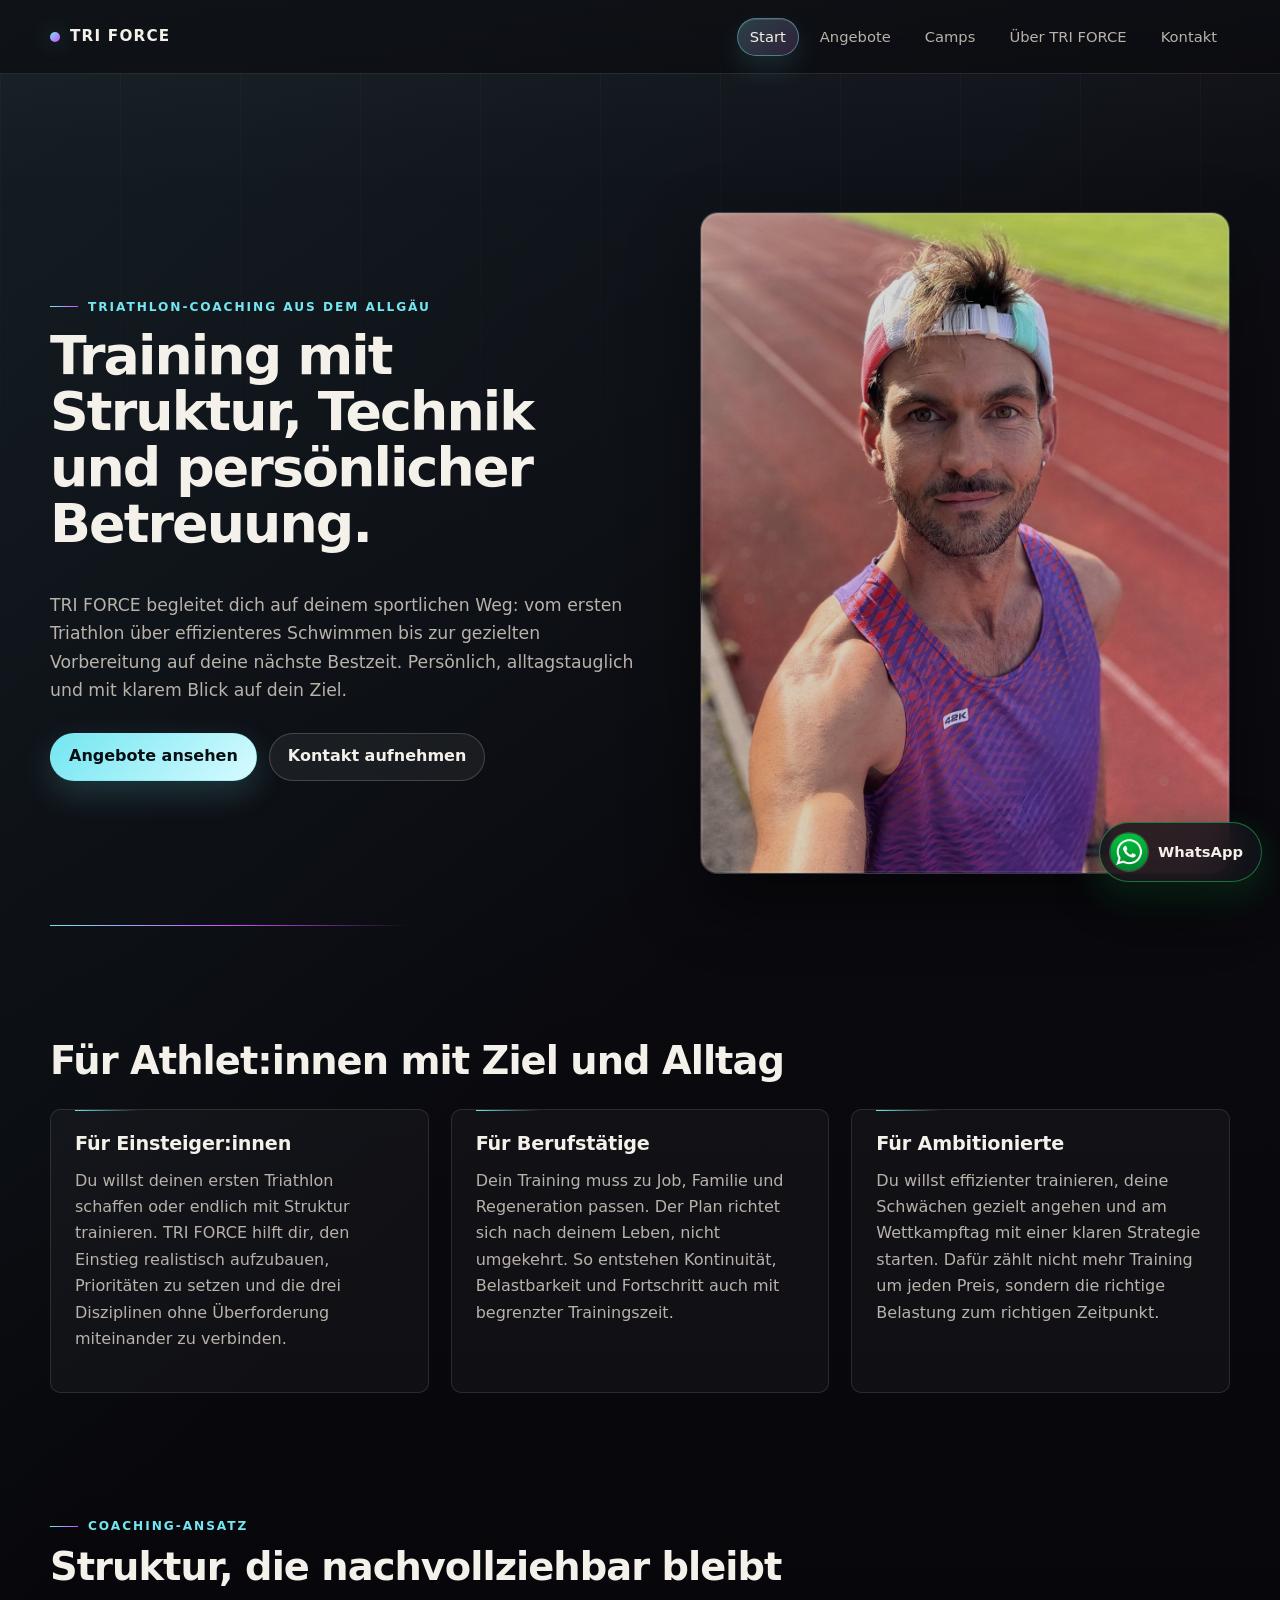
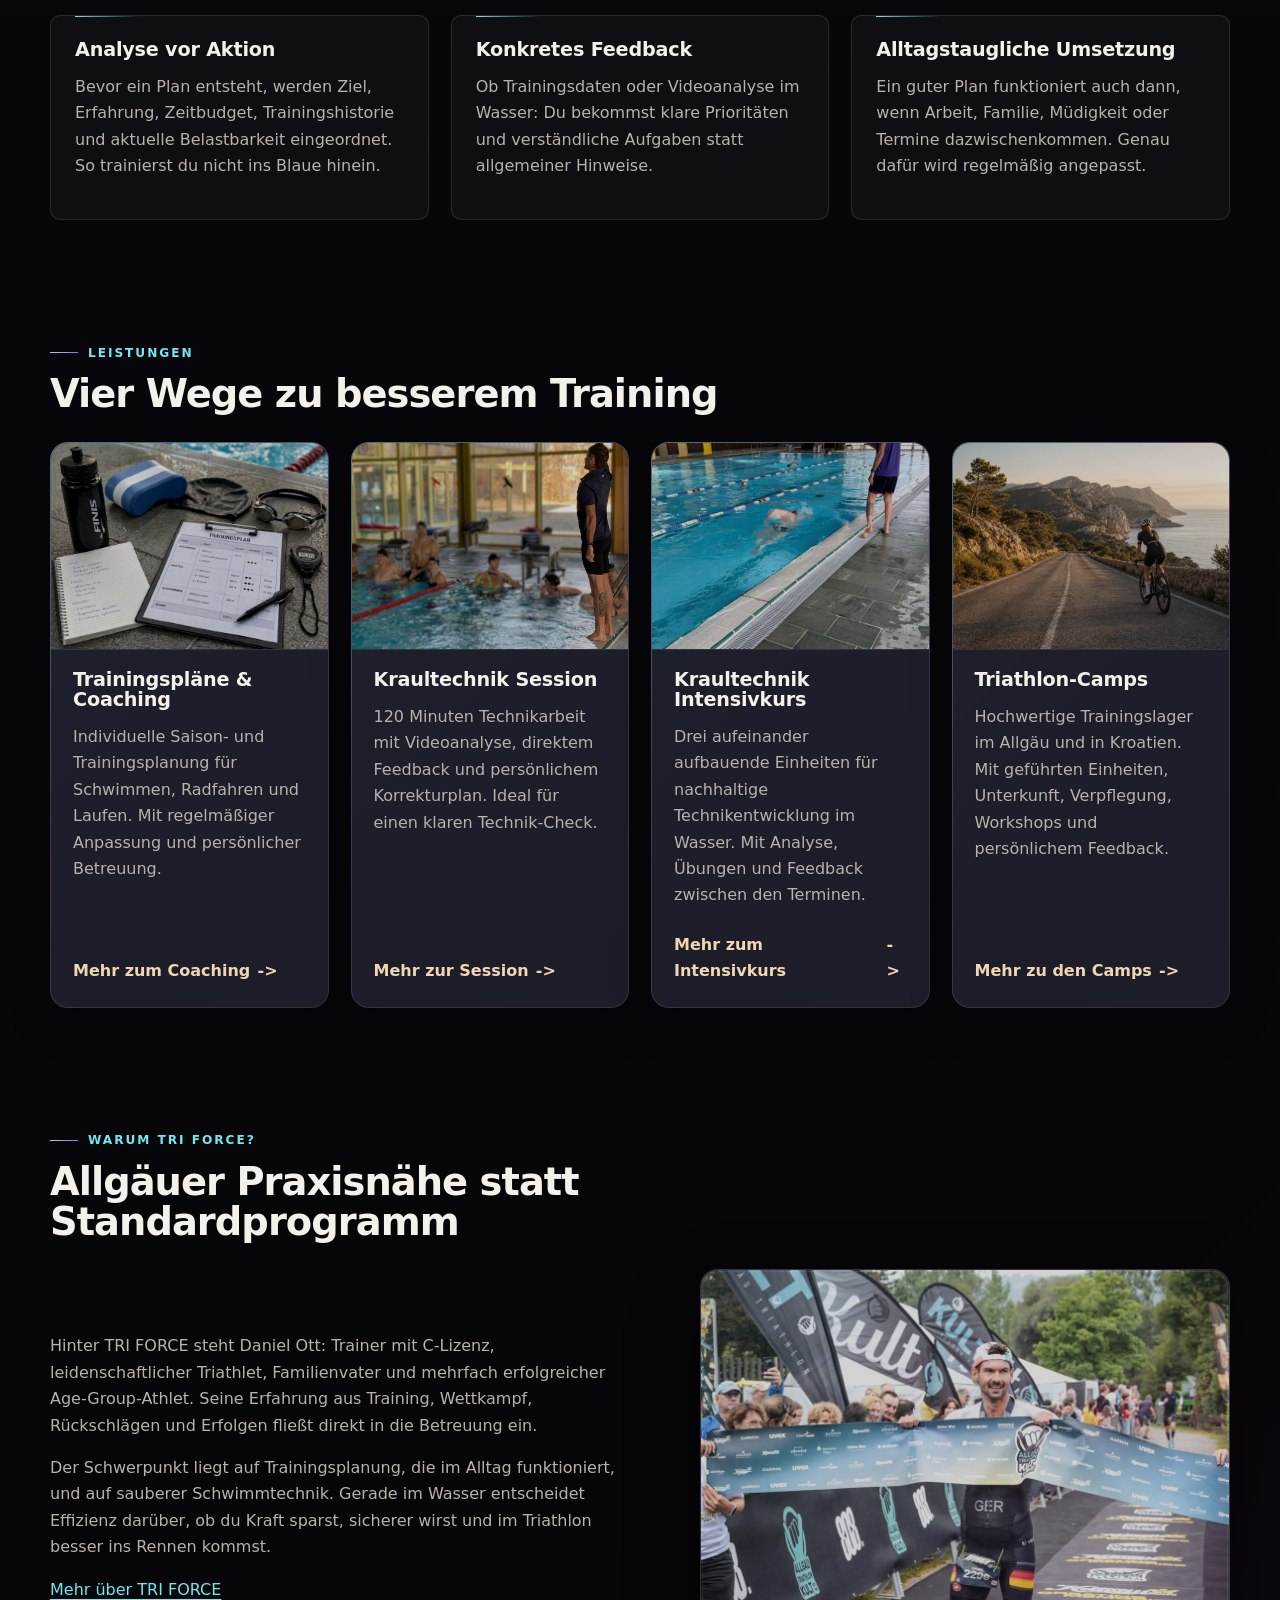
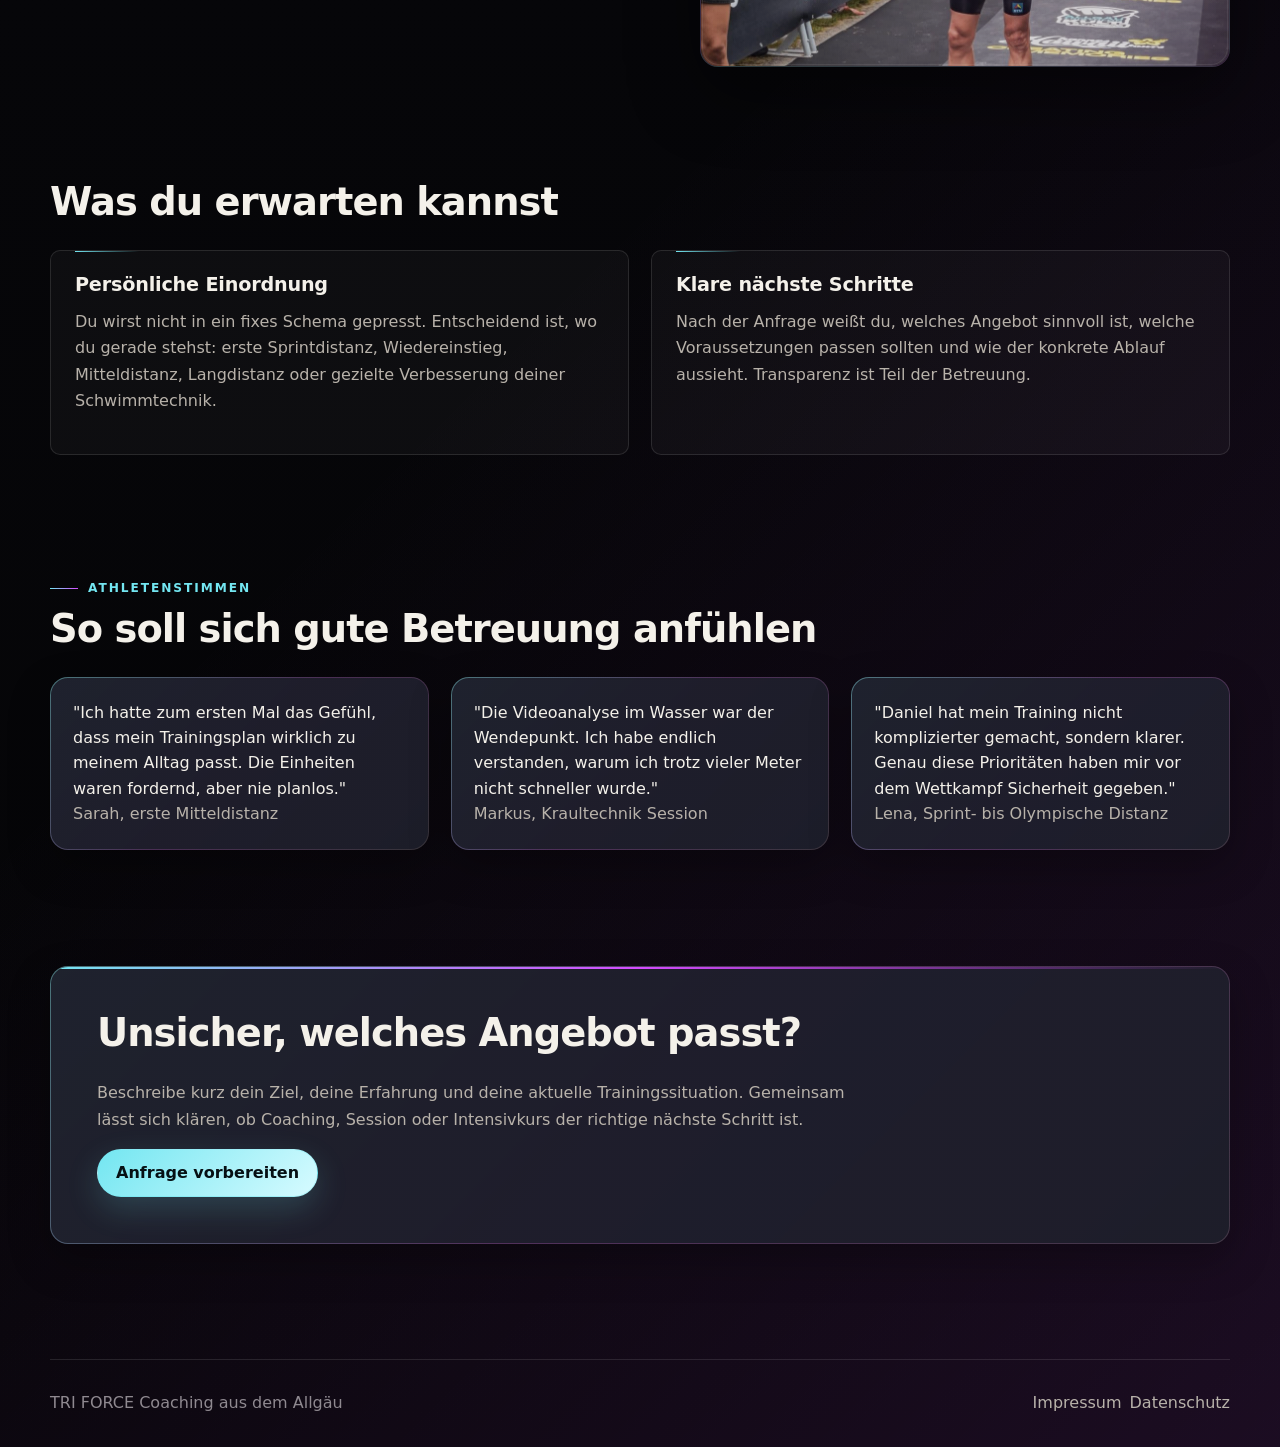
<file: index.html>
<!doctype html>
<html lang="de">
<head>
  <meta charset="utf-8">
  <meta name="viewport" content="width=device-width, initial-scale=1">
  <title>TRI FORCE Coaching | Triathlontraining aus dem Allgäu</title>
  <meta name="description" content="TRI FORCE bietet individuelles Triathlon-Coaching und Schwimmtechnik-Kurse aus dem Allgäu. Für Einsteiger, Berufstätige und ambitionierte Athleten.">
  <link rel="stylesheet" href="styles.css">
  <script src="navigation.js" defer></script>
</head>
<body>
  <header class="site-header">
    <a class="brand" href="index.html">TRI FORCE</a>
    <button class="nav-toggle" type="button" aria-controls="primary-navigation" aria-expanded="false" aria-label="Navigation öffnen">
      <span></span>
      <span></span>
      <span></span>
    </button>
    <nav class="primary-nav" id="primary-navigation" aria-label="Hauptnavigation">
      <ul>
        <li><a href="index.html" aria-current="page">Start</a></li>
        <li><a href="angebote.html">Angebote</a></li>
        <li><a href="triathlon-camps.html">Camps</a></li>
        <li><a href="ueber-uns.html">Über TRI FORCE</a></li>
        <li><a href="kontakt.html">Kontakt</a></li>
      </ul>
    </nav>
  </header>

  <main>
    <section class="hero">
      <div>
        <p class="eyebrow">Triathlon-Coaching aus dem Allgäu</p>
        <h1>Training mit Struktur, Technik und persönlicher Betreuung.</h1>
        <p>
          TRI FORCE begleitet dich auf deinem sportlichen Weg: vom ersten Triathlon über
          effizienteres Schwimmen bis zur gezielten Vorbereitung auf deine nächste Bestzeit.
          Persönlich, alltagstauglich und mit klarem Blick auf dein Ziel.
        </p>
        <p class="actions">
          <a class="button" href="angebote.html">Angebote ansehen</a>
          <a class="button secondary" href="kontakt.html">Kontakt aufnehmen</a>
        </p>
      </div>
      <figure>
        <img src="data/%C3%9Cber%20uns/about%20(4).jpg" alt="Daniel Ott von TRI FORCE nach einer Laufeinheit">
      </figure>
    </section>

    <section aria-labelledby="intro-heading">
      <h2 id="intro-heading">Für Athlet:innen mit Ziel und Alltag</h2>
      <div class="grid three">
        <article>
          <h3>Für Einsteiger:innen</h3>
          <p>
            Du willst deinen ersten Triathlon schaffen oder endlich mit Struktur trainieren.
            TRI FORCE hilft dir, den Einstieg realistisch aufzubauen, Prioritäten zu setzen
            und die drei Disziplinen ohne Überforderung miteinander zu verbinden.
          </p>
        </article>
        <article>
          <h3>Für Berufstätige</h3>
          <p>
            Dein Training muss zu Job, Familie und Regeneration passen. Der Plan richtet sich
            nach deinem Leben, nicht umgekehrt. So entstehen Kontinuität, Belastbarkeit und
            Fortschritt auch mit begrenzter Trainingszeit.
          </p>
        </article>
        <article>
          <h3>Für Ambitionierte</h3>
          <p>
            Du willst effizienter trainieren, deine Schwächen gezielt angehen und am Wettkampftag
            mit einer klaren Strategie starten. Dafür zählt nicht mehr Training um jeden Preis,
            sondern die richtige Belastung zum richtigen Zeitpunkt.
          </p>
        </article>
      </div>
    </section>

    <section aria-labelledby="trust-heading">
      <p class="eyebrow">Coaching-Ansatz</p>
      <h2 id="trust-heading">Struktur, die nachvollziehbar bleibt</h2>
      <div class="grid three">
        <article>
          <h3>Analyse vor Aktion</h3>
          <p>
            Bevor ein Plan entsteht, werden Ziel, Erfahrung, Zeitbudget, Trainingshistorie und
            aktuelle Belastbarkeit eingeordnet. So trainierst du nicht ins Blaue hinein.
          </p>
        </article>
        <article>
          <h3>Konkretes Feedback</h3>
          <p>
            Ob Trainingsdaten oder Videoanalyse im Wasser: Du bekommst klare Prioritäten und
            verständliche Aufgaben statt allgemeiner Hinweise.
          </p>
        </article>
        <article>
          <h3>Alltagstaugliche Umsetzung</h3>
          <p>
            Ein guter Plan funktioniert auch dann, wenn Arbeit, Familie, Müdigkeit oder Termine
            dazwischenkommen. Genau dafür wird regelmäßig angepasst.
          </p>
        </article>
      </div>
    </section>

    <section aria-labelledby="angebote-heading">
      <p class="eyebrow">Leistungen</p>
      <h2 id="angebote-heading">Vier Wege zu besserem Training</h2>
      <div class="grid four">
        <article class="card">
          <img src="data/Trainingspl%C3%A4ne/trainingplan.png" alt="Beispiel eines strukturierten Trainingsplans">
          <h3>Trainingspläne &amp; Coaching</h3>
          <p>
            Individuelle Saison- und Trainingsplanung für Schwimmen, Radfahren und Laufen.
            Mit regelmäßiger Anpassung und persönlicher Betreuung.
          </p>
          <a href="coaching.html">Mehr zum Coaching</a>
        </article>
        <article class="card">
          <img src="data/Kraultechnik%20Session/Kraultechnik%20Session%20(1).jpg" alt="Schwimmtechnik-Analyse bei einer Kraultechnik Session">
          <h3>Kraultechnik Session</h3>
          <p>
            120 Minuten Technikarbeit mit Videoanalyse, direktem Feedback und persönlichem
            Korrekturplan. Ideal für einen klaren Technik-Check.
          </p>
          <a href="kraultechnik-session.html">Mehr zur Session</a>
        </article>
        <article class="card">
          <img src="data/Kraultechnik%20Intensivkurs/Kraulkurs%20(1).jpg" alt="Kraultechnik Intensivkurs im Schwimmbecken">
          <h3>Kraultechnik Intensivkurs</h3>
          <p>
            Drei aufeinander aufbauende Einheiten für nachhaltige Technikentwicklung im Wasser.
            Mit Analyse, Übungen und Feedback zwischen den Terminen.
          </p>
          <a href="kraultechnik-intensivkurs.html">Mehr zum Intensivkurs</a>
        </article>
        <article class="card">
          <img src="data/further%20images/hero_image_bike.png" alt="Triathlon-Camp mit geführter Radeinheit">
          <h3>Triathlon-Camps</h3>
          <p>
            Hochwertige Trainingslager im Allgäu und in Kroatien. Mit geführten Einheiten,
            Unterkunft, Verpflegung, Workshops und persönlichem Feedback.
          </p>
          <a href="triathlon-camps.html">Mehr zu den Camps</a>
        </article>
      </div>
    </section>

    <section aria-labelledby="why-heading">
      <p class="eyebrow">Warum TRI FORCE?</p>
      <h2 id="why-heading">Allgäuer Praxisnähe statt Standardprogramm</h2>
      <div class="split">
        <div>
          <p>
            Hinter TRI FORCE steht Daniel Ott: Trainer mit C-Lizenz, leidenschaftlicher Triathlet,
            Familienvater und mehrfach erfolgreicher Age-Group-Athlet. Seine Erfahrung aus Training,
            Wettkampf, Rückschlägen und Erfolgen fließt direkt in die Betreuung ein.
          </p>
          <p>
            Der Schwerpunkt liegt auf Trainingsplanung, die im Alltag funktioniert, und auf sauberer
            Schwimmtechnik. Gerade im Wasser entscheidet Effizienz darüber, ob du Kraft sparst,
            sicherer wirst und im Triathlon besser ins Rennen kommst.
          </p>
          <a href="ueber-uns.html">Mehr über TRI FORCE</a>
        </div>
        <figure>
          <img src="data/further%20images/daniel%20(1).jpg" alt="Daniel Ott von TRI FORCE">
        </figure>
      </div>
    </section>

    <section aria-labelledby="proof-heading">
      <h2 id="proof-heading">Was du erwarten kannst</h2>
      <div class="grid two">
        <article>
          <h3>Persönliche Einordnung</h3>
          <p>
            Du wirst nicht in ein fixes Schema gepresst. Entscheidend ist, wo du gerade stehst:
            erste Sprintdistanz, Wiedereinstieg, Mitteldistanz, Langdistanz oder gezielte
            Verbesserung deiner Schwimmtechnik.
          </p>
        </article>
        <article>
          <h3>Klare nächste Schritte</h3>
          <p>
            Nach der Anfrage weißt du, welches Angebot sinnvoll ist, welche Voraussetzungen
            passen sollten und wie der konkrete Ablauf aussieht. Transparenz ist Teil der Betreuung.
          </p>
        </article>
      </div>
    </section>

    <section aria-labelledby="voices-heading">
      <p class="eyebrow">Athletenstimmen</p>
      <h2 id="voices-heading">So soll sich gute Betreuung anfühlen</h2>
      <div class="grid three">
        <article class="card">
          <blockquote>
            <p>
              "Ich hatte zum ersten Mal das Gefühl, dass mein Trainingsplan wirklich zu meinem Alltag
              passt. Die Einheiten waren fordernd, aber nie planlos."
            </p>
          </blockquote>
          <p>Sarah, erste Mitteldistanz</p>
        </article>
        <article class="card">
          <blockquote>
            <p>
              "Die Videoanalyse im Wasser war der Wendepunkt. Ich habe endlich verstanden, warum ich
              trotz vieler Meter nicht schneller wurde."
            </p>
          </blockquote>
          <p>Markus, Kraultechnik Session</p>
        </article>
        <article class="card">
          <blockquote>
            <p>
              "Daniel hat mein Training nicht komplizierter gemacht, sondern klarer. Genau diese
              Prioritäten haben mir vor dem Wettkampf Sicherheit gegeben."
            </p>
          </blockquote>
          <p>Lena, Sprint- bis Olympische Distanz</p>
        </article>
      </div>
    </section>

    <section aria-labelledby="next-heading" class="callout">
      <h2 id="next-heading">Unsicher, welches Angebot passt?</h2>
      <p>
        Beschreibe kurz dein Ziel, deine Erfahrung und deine aktuelle Trainingssituation.
        Gemeinsam lässt sich klären, ob Coaching, Session oder Intensivkurs der richtige nächste Schritt ist.
      </p>
      <a class="button" href="kontakt.html">Anfrage vorbereiten</a>
    </section>
  </main>

  <footer class="site-footer">
    <p>TRI FORCE Coaching aus dem Allgäu</p>
    <nav aria-label="Footer-Navigation">
      <a href="impressum.html">Impressum</a>
      <a href="datenschutz.html">Datenschutz</a>
    </nav>
  </footer>
  <a class="whatsapp-float" href="https://wa.me/4917677499089?text=Hallo%20Daniel%2C%20ich%20interessiere%20mich%20f%C3%BCr%20TRI%20FORCE%20und%20m%C3%B6chte%20gern%20mehr%20Informationen." target="_blank" rel="noopener" aria-label="Daniel per WhatsApp kontaktieren">
    <img src="data/icon_whatsapp_color.png" alt="">
    <span>WhatsApp</span>
  </a>
</body>
</html>
</file>
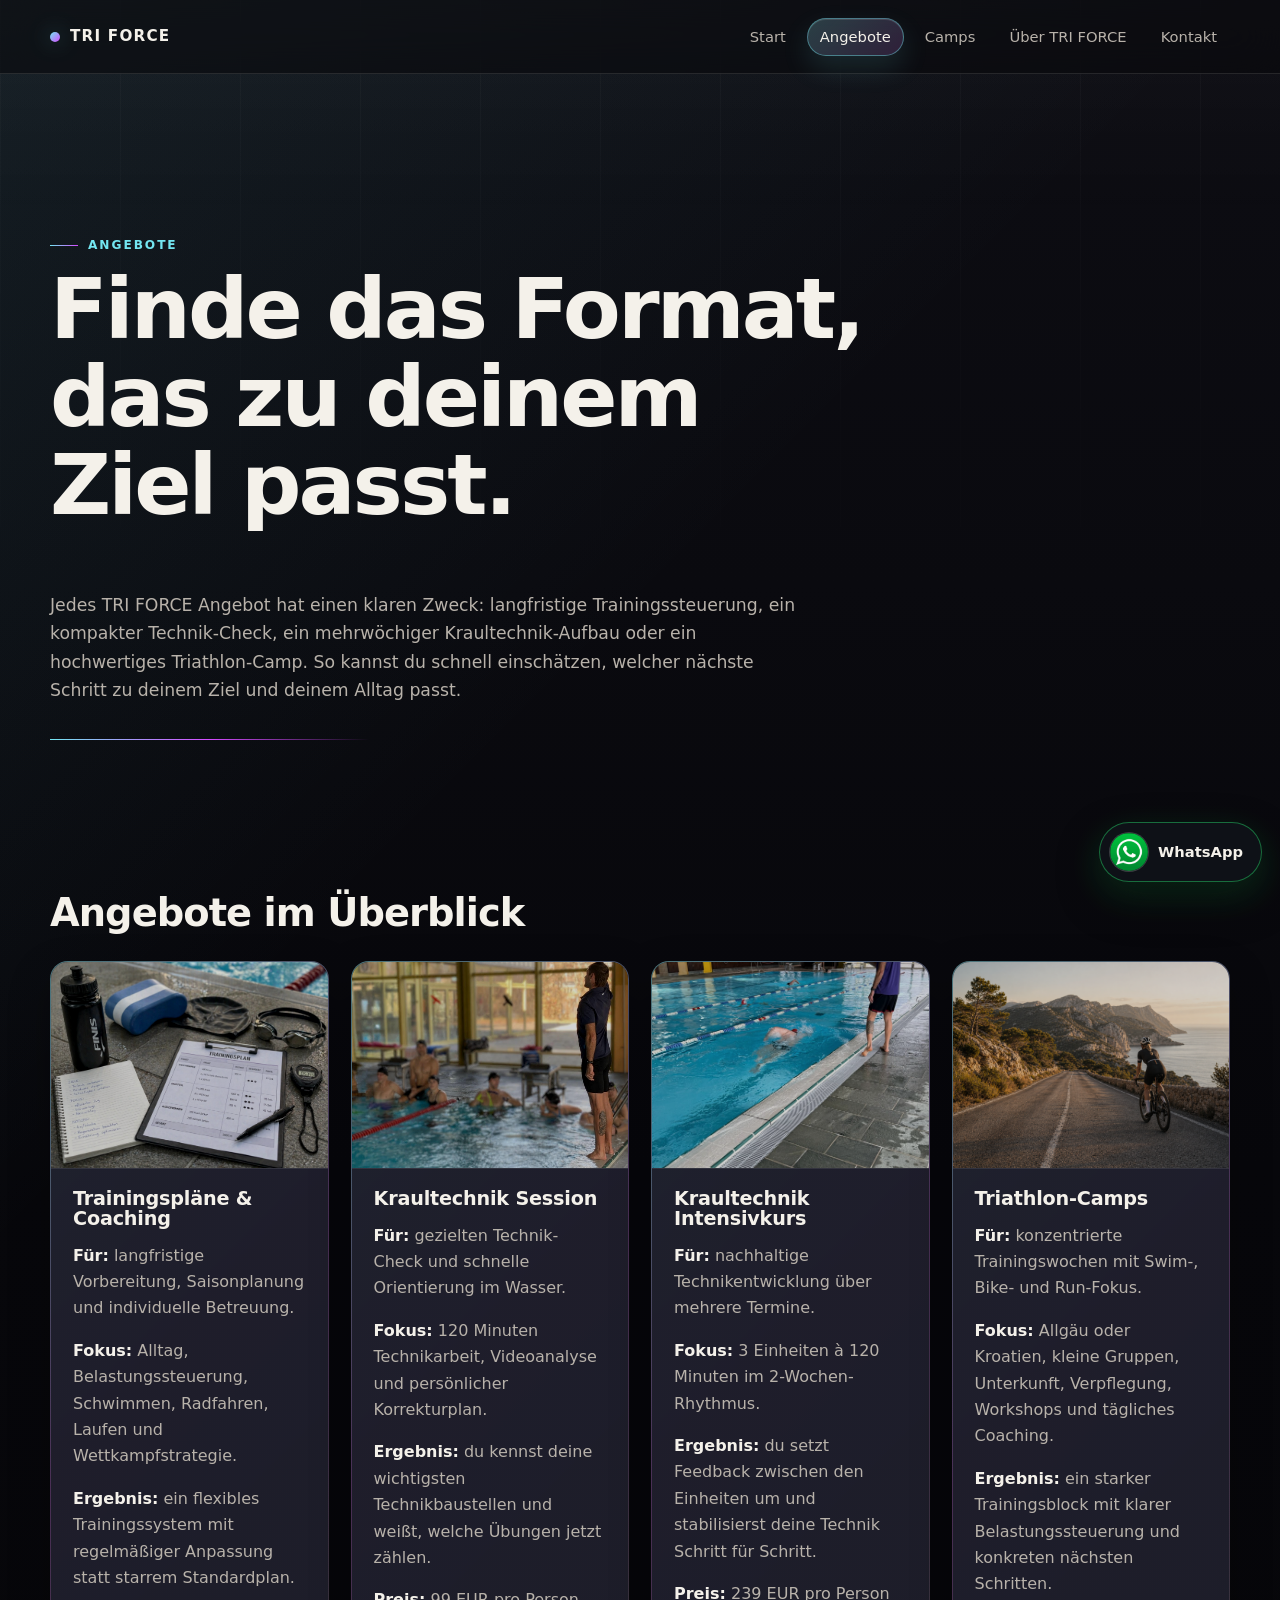
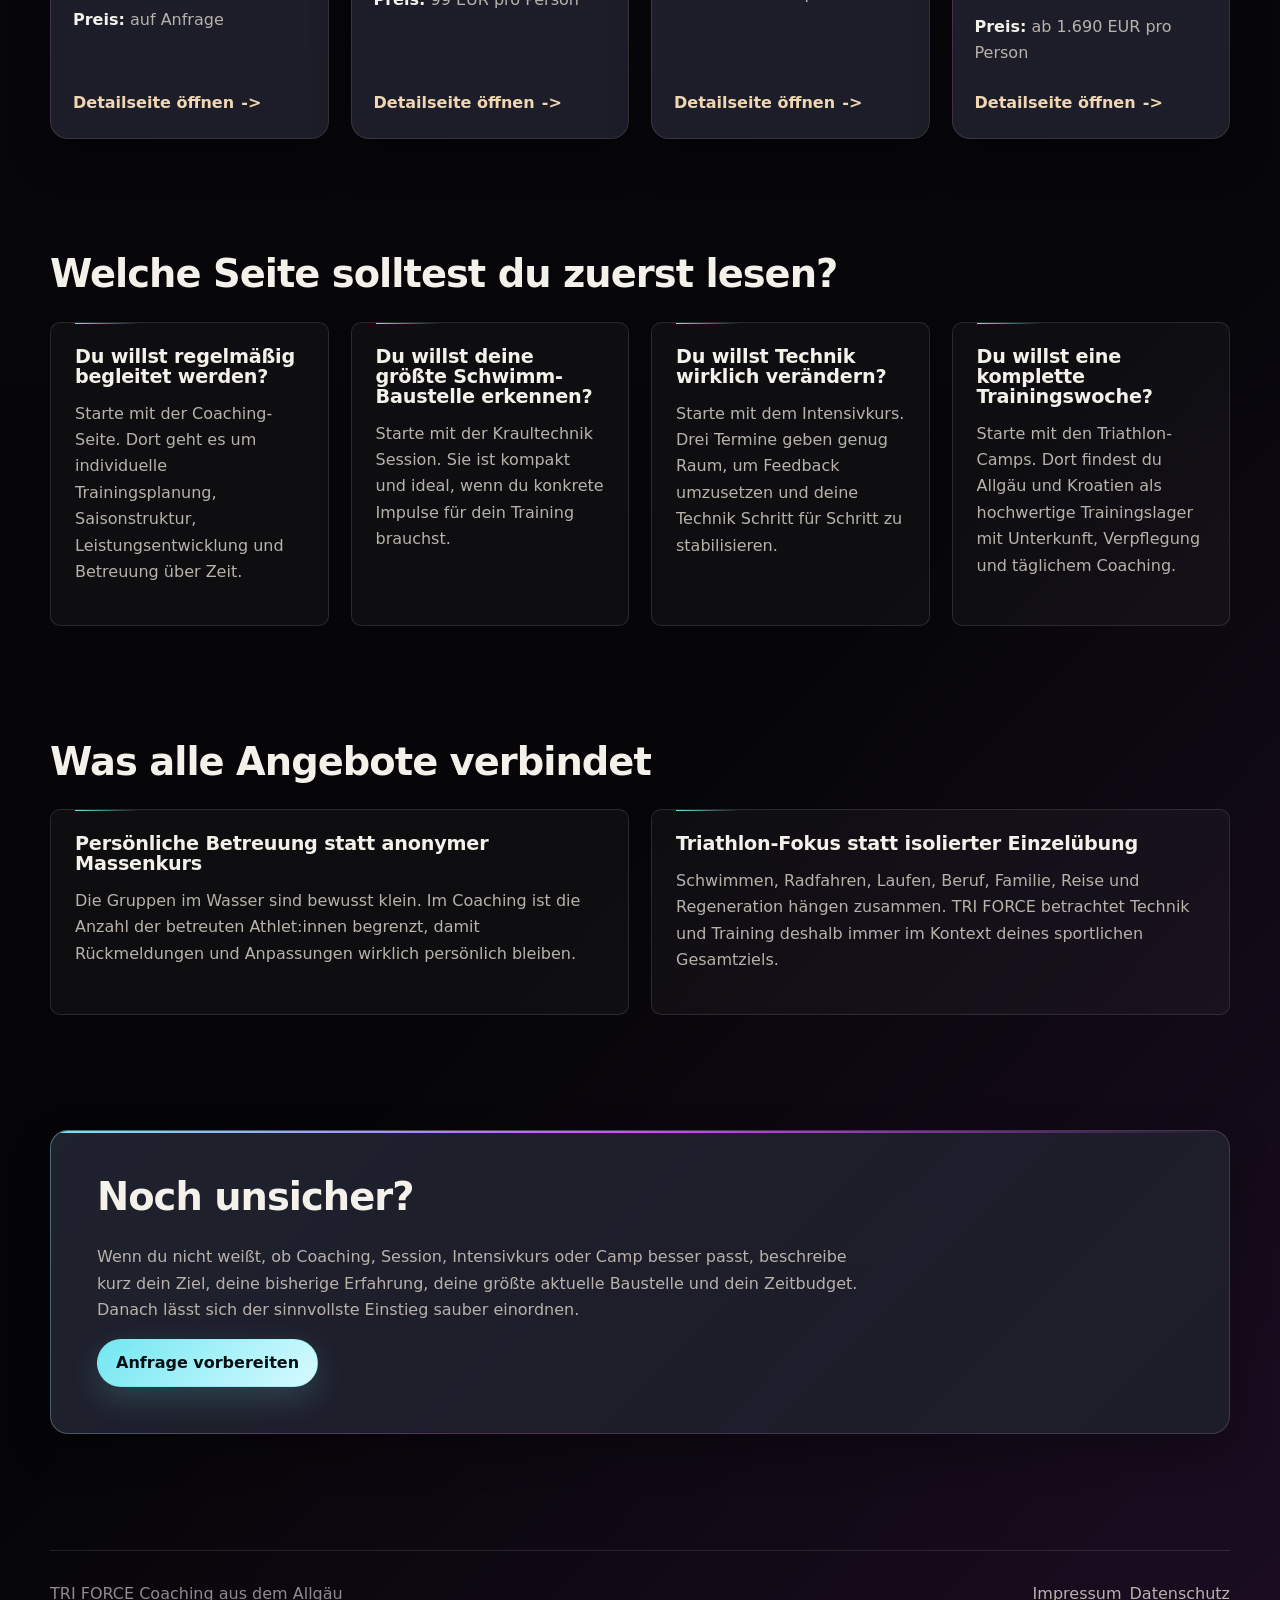
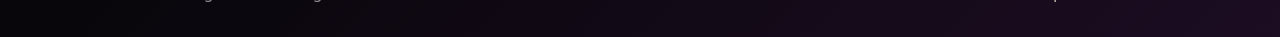
<file: angebote.html>
<!doctype html>
<html lang="de">
<head>
  <meta charset="utf-8">
  <meta name="viewport" content="width=device-width, initial-scale=1">
  <title>Angebote | TRI FORCE Coaching</title>
  <meta name="description" content="Alle TRI FORCE Angebote: individuelles Triathlon-Coaching, Kraultechnik Session und Kraultechnik Intensivkurs.">
  <link rel="stylesheet" href="styles.css">
  <script src="navigation.js" defer></script>
</head>
<body>
  <header class="site-header">
    <a class="brand" href="index.html">TRI FORCE</a>
    <button class="nav-toggle" type="button" aria-controls="primary-navigation" aria-expanded="false" aria-label="Navigation öffnen">
      <span></span>
      <span></span>
      <span></span>
    </button>
    <nav class="primary-nav" id="primary-navigation" aria-label="Hauptnavigation">
      <ul>
        <li><a href="index.html">Start</a></li>
        <li><a href="angebote.html" aria-current="page">Angebote</a></li>
        <li><a href="triathlon-camps.html">Camps</a></li>
        <li><a href="ueber-uns.html">Über TRI FORCE</a></li>
        <li><a href="kontakt.html">Kontakt</a></li>
      </ul>
    </nav>
  </header>

  <main>
    <section class="page-intro">
      <p class="eyebrow">Angebote</p>
      <h1>Finde das Format, das zu deinem Ziel passt.</h1>
      <p>
        Jedes TRI FORCE Angebot hat einen klaren Zweck: langfristige Trainingssteuerung,
        ein kompakter Technik-Check, ein mehrwöchiger Kraultechnik-Aufbau oder ein hochwertiges
        Triathlon-Camp. So kannst du
        schnell einschätzen, welcher nächste Schritt zu deinem Ziel und deinem Alltag passt.
      </p>
    </section>

    <section aria-labelledby="overview-heading">
      <h2 id="overview-heading">Angebote im Überblick</h2>
      <div class="grid four">
        <article class="card">
          <img src="data/Trainingspl%C3%A4ne/trainingplan.png" alt="Trainingsplan mit Schwimmbrille, Pullbuoy und Trinkflasche">
          <h3>Trainingspläne &amp; Coaching</h3>
          <p><strong>Für:</strong> langfristige Vorbereitung, Saisonplanung und individuelle Betreuung.</p>
          <p><strong>Fokus:</strong> Alltag, Belastungssteuerung, Schwimmen, Radfahren, Laufen und Wettkampfstrategie.</p>
          <p><strong>Ergebnis:</strong> ein flexibles Trainingssystem mit regelmäßiger Anpassung statt starrem Standardplan.</p>
          <p><strong>Preis:</strong> auf Anfrage</p>
          <a href="coaching.html">Detailseite öffnen</a>
        </article>
        <article class="card">
          <img src="data/Kraultechnik%20Session/Kraultechnik%20Session%20(1).jpg" alt="Coach erklärt Kraultechnik am Beckenrand">
          <h3>Kraultechnik Session</h3>
          <p><strong>Für:</strong> gezielten Technik-Check und schnelle Orientierung im Wasser.</p>
          <p><strong>Fokus:</strong> 120 Minuten Technikarbeit, Videoanalyse und persönlicher Korrekturplan.</p>
          <p><strong>Ergebnis:</strong> du kennst deine wichtigsten Technikbaustellen und weißt, welche Übungen jetzt zählen.</p>
          <p><strong>Preis:</strong> 99 EUR pro Person</p>
          <a href="kraultechnik-session.html">Detailseite öffnen</a>
        </article>
        <article class="card">
          <img src="data/Kraultechnik%20Intensivkurs/Kraulkurs%20(1).jpg" alt="Kraultechniktraining in kleiner Gruppe im Hallenbad">
          <h3>Kraultechnik Intensivkurs</h3>
          <p><strong>Für:</strong> nachhaltige Technikentwicklung über mehrere Termine.</p>
          <p><strong>Fokus:</strong> 3 Einheiten à 120 Minuten im 2-Wochen-Rhythmus.</p>
          <p><strong>Ergebnis:</strong> du setzt Feedback zwischen den Einheiten um und stabilisierst deine Technik Schritt für Schritt.</p>
          <p><strong>Preis:</strong> 239 EUR pro Person</p>
          <a href="kraultechnik-intensivkurs.html">Detailseite öffnen</a>
        </article>
        <article class="card">
          <img src="data/further%20images/hero_image_bike.png" alt="Geführte Radeinheit in einem Triathlon-Camp">
          <h3>Triathlon-Camps</h3>
          <p><strong>Für:</strong> konzentrierte Trainingswochen mit Swim-, Bike- und Run-Fokus.</p>
          <p><strong>Fokus:</strong> Allgäu oder Kroatien, kleine Gruppen, Unterkunft, Verpflegung, Workshops und tägliches Coaching.</p>
          <p><strong>Ergebnis:</strong> ein starker Trainingsblock mit klarer Belastungssteuerung und konkreten nächsten Schritten.</p>
          <p><strong>Preis:</strong> ab 1.690 EUR pro Person</p>
          <a href="triathlon-camps.html">Detailseite öffnen</a>
        </article>
      </div>
    </section>

    <section aria-labelledby="choice-heading">
      <h2 id="choice-heading">Welche Seite solltest du zuerst lesen?</h2>
      <div class="grid four">
        <article>
          <h3>Du willst regelmäßig begleitet werden?</h3>
          <p>
            Starte mit der Coaching-Seite. Dort geht es um individuelle Trainingsplanung,
            Saisonstruktur, Leistungsentwicklung und Betreuung über Zeit.
          </p>
        </article>
        <article>
          <h3>Du willst deine größte Schwimm-Baustelle erkennen?</h3>
          <p>
            Starte mit der Kraultechnik Session. Sie ist kompakt und ideal, wenn du konkrete
            Impulse für dein Training brauchst.
          </p>
        </article>
        <article>
          <h3>Du willst Technik wirklich verändern?</h3>
          <p>
            Starte mit dem Intensivkurs. Drei Termine geben genug Raum, um Feedback umzusetzen
            und deine Technik Schritt für Schritt zu stabilisieren.
          </p>
        </article>
        <article>
          <h3>Du willst eine komplette Trainingswoche?</h3>
          <p>
            Starte mit den Triathlon-Camps. Dort findest du Allgäu und Kroatien als hochwertige
            Trainingslager mit Unterkunft, Verpflegung und täglichem Coaching.
          </p>
        </article>
      </div>
    </section>

    <section aria-labelledby="shared-heading">
      <h2 id="shared-heading">Was alle Angebote verbindet</h2>
      <div class="grid two">
        <article>
          <h3>Persönliche Betreuung statt anonymer Massenkurs</h3>
          <p>
            Die Gruppen im Wasser sind bewusst klein. Im Coaching ist die Anzahl der betreuten
            Athlet:innen begrenzt, damit Rückmeldungen und Anpassungen wirklich persönlich bleiben.
          </p>
        </article>
        <article>
          <h3>Triathlon-Fokus statt isolierter Einzelübung</h3>
          <p>
            Schwimmen, Radfahren, Laufen, Beruf, Familie, Reise und Regeneration hängen zusammen.
            TRI FORCE betrachtet Technik und Training deshalb immer im Kontext deines sportlichen
            Gesamtziels.
          </p>
        </article>
      </div>
    </section>

    <section aria-labelledby="questions-heading" class="callout">
      <h2 id="questions-heading">Noch unsicher?</h2>
      <p>
        Wenn du nicht weißt, ob Coaching, Session, Intensivkurs oder Camp besser passt, beschreibe
        kurz dein Ziel, deine bisherige Erfahrung, deine größte aktuelle Baustelle und dein Zeitbudget.
        Danach lässt sich der sinnvollste Einstieg sauber einordnen.
      </p>
      <a class="button" href="kontakt.html">Anfrage vorbereiten</a>
    </section>
  </main>

  <footer class="site-footer">
    <p>TRI FORCE Coaching aus dem Allgäu</p>
    <nav aria-label="Footer-Navigation">
      <a href="impressum.html">Impressum</a>
      <a href="datenschutz.html">Datenschutz</a>
    </nav>
  </footer>
  <a class="whatsapp-float" href="https://wa.me/4917677499089?text=Hallo%20Daniel%2C%20ich%20interessiere%20mich%20f%C3%BCr%20TRI%20FORCE%20und%20m%C3%B6chte%20gern%20mehr%20Informationen." target="_blank" rel="noopener" aria-label="Daniel per WhatsApp kontaktieren">
    <img src="data/icon_whatsapp_color.png" alt="">
    <span>WhatsApp</span>
  </a>
</body>
</html>
</file>
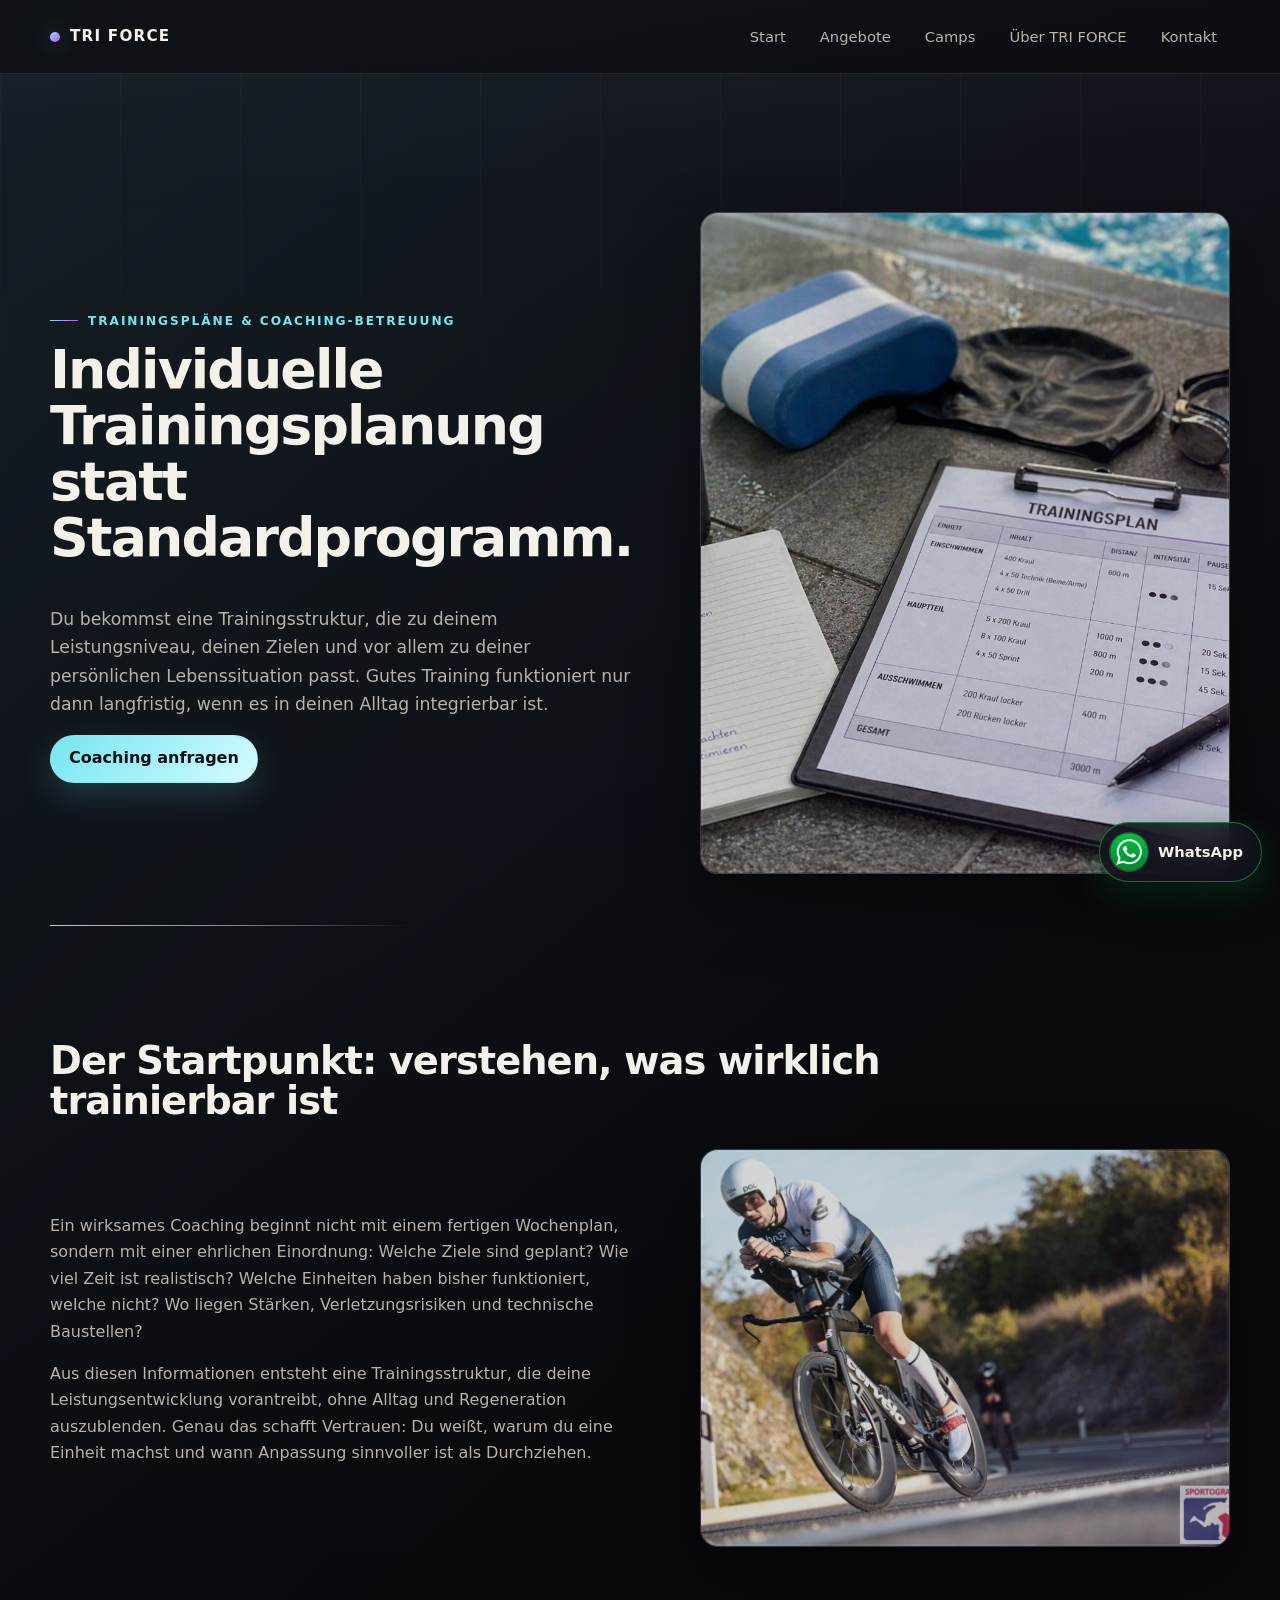
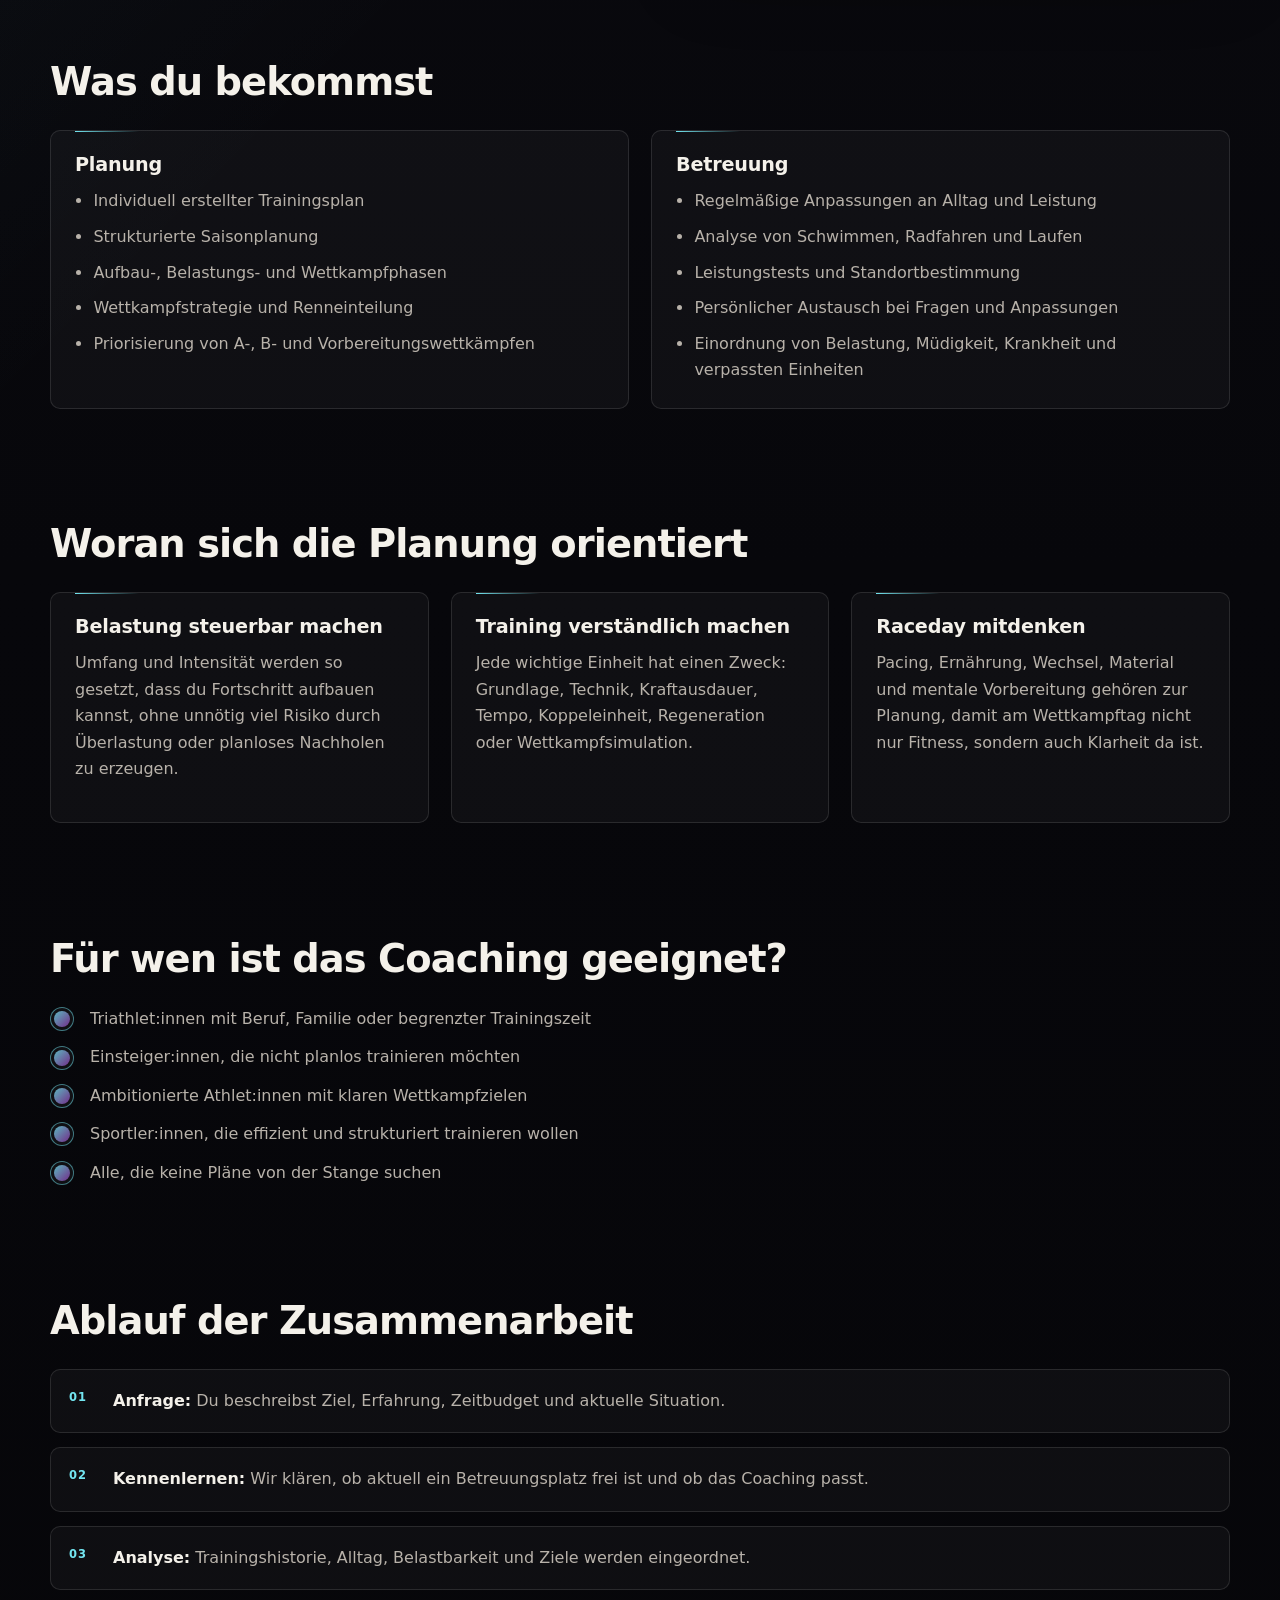
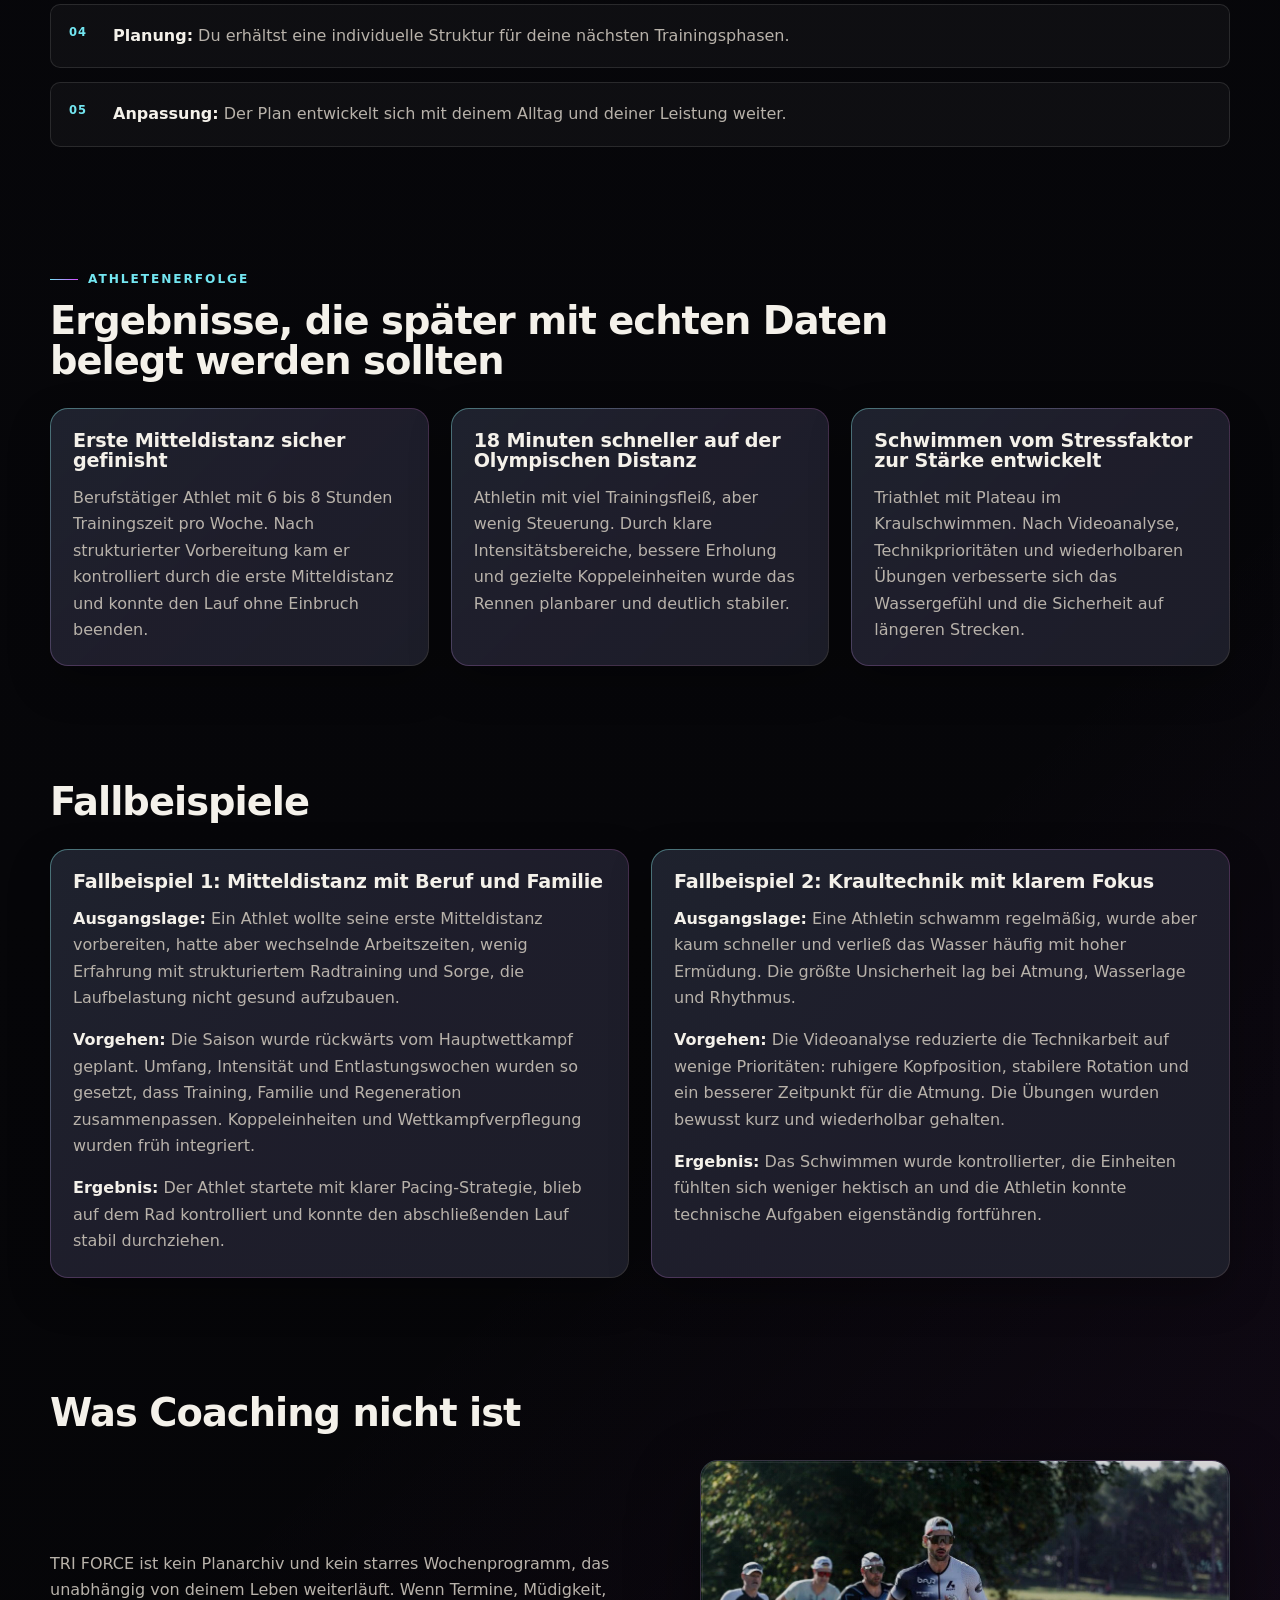
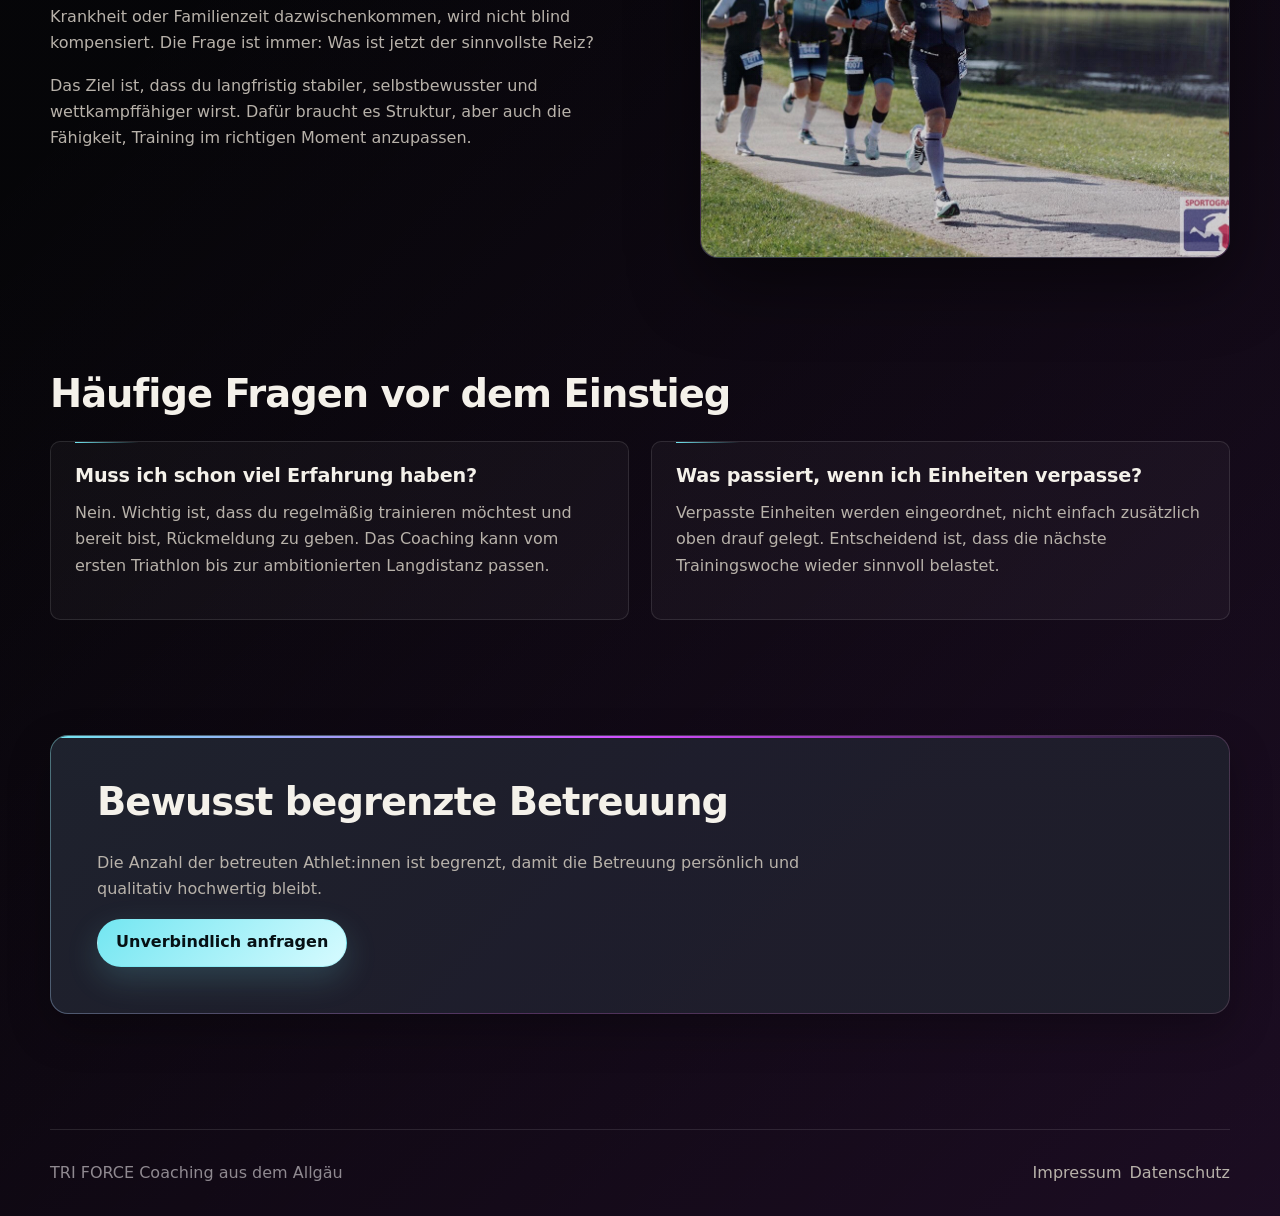
<file: coaching.html>
<!doctype html>
<html lang="de">
<head>
  <meta charset="utf-8">
  <meta name="viewport" content="width=device-width, initial-scale=1">
  <title>Trainingspläne & Coaching | TRI FORCE</title>
  <meta name="description" content="Individuelle Triathlon-Trainingsplanung mit persönlicher Betreuung, Saisonplanung und Wettkampfstrategie.">
  <link rel="stylesheet" href="styles.css">
  <script src="navigation.js" defer></script>
</head>
<body>
  <header class="site-header">
    <a class="brand" href="index.html">TRI FORCE</a>
    <button class="nav-toggle" type="button" aria-controls="primary-navigation" aria-expanded="false" aria-label="Navigation öffnen">
      <span></span>
      <span></span>
      <span></span>
    </button>
    <nav class="primary-nav" id="primary-navigation" aria-label="Hauptnavigation">
      <ul>
        <li><a href="index.html">Start</a></li>
        <li><a href="angebote.html">Angebote</a></li>
        <li><a href="triathlon-camps.html">Camps</a></li>
        <li><a href="ueber-uns.html">Über TRI FORCE</a></li>
        <li><a href="kontakt.html">Kontakt</a></li>
      </ul>
    </nav>
  </header>

  <main>
    <section class="hero">
      <div>
        <p class="eyebrow">Trainingspläne &amp; Coaching-Betreuung</p>
        <h1>Individuelle Trainingsplanung statt Standardprogramm.</h1>
        <p>
          Du bekommst eine Trainingsstruktur, die zu deinem Leistungsniveau, deinen Zielen
          und vor allem zu deiner persönlichen Lebenssituation passt. Gutes Training funktioniert
          nur dann langfristig, wenn es in deinen Alltag integrierbar ist.
        </p>
        <a class="button" href="kontakt.html">Coaching anfragen</a>
      </div>
      <figure>
        <img src="data/Trainingspl%C3%A4ne/trainingplan.png" alt="Beispiel eines strukturierten Trainingsplans">
      </figure>
    </section>

    <section aria-labelledby="coaching-start-heading">
      <h2 id="coaching-start-heading">Der Startpunkt: verstehen, was wirklich trainierbar ist</h2>
      <div class="split">
        <div>
          <p>
            Ein wirksames Coaching beginnt nicht mit einem fertigen Wochenplan, sondern mit einer
            ehrlichen Einordnung: Welche Ziele sind geplant? Wie viel Zeit ist realistisch? Welche
            Einheiten haben bisher funktioniert, welche nicht? Wo liegen Stärken, Verletzungsrisiken
            und technische Baustellen?
          </p>
          <p>
            Aus diesen Informationen entsteht eine Trainingsstruktur, die deine Leistungsentwicklung
            vorantreibt, ohne Alltag und Regeneration auszublenden. Genau das schafft Vertrauen:
            Du weißt, warum du eine Einheit machst und wann Anpassung sinnvoller ist als Durchziehen.
          </p>
        </div>
        <figure>
          <img src="data/further%20images/daniel%20(5).jpg" alt="Daniel Ott auf dem Triathlonrad im Wettkampf">
        </figure>
      </div>
    </section>

    <section aria-labelledby="included-heading">
      <h2 id="included-heading">Was du bekommst</h2>
      <div class="grid two">
        <article>
          <h3>Planung</h3>
          <ul>
            <li>Individuell erstellter Trainingsplan</li>
            <li>Strukturierte Saisonplanung</li>
            <li>Aufbau-, Belastungs- und Wettkampfphasen</li>
            <li>Wettkampfstrategie und Renneinteilung</li>
            <li>Priorisierung von A-, B- und Vorbereitungswettkämpfen</li>
          </ul>
        </article>
        <article>
          <h3>Betreuung</h3>
          <ul>
            <li>Regelmäßige Anpassungen an Alltag und Leistung</li>
            <li>Analyse von Schwimmen, Radfahren und Laufen</li>
            <li>Leistungstests und Standortbestimmung</li>
            <li>Persönlicher Austausch bei Fragen und Anpassungen</li>
            <li>Einordnung von Belastung, Müdigkeit, Krankheit und verpassten Einheiten</li>
          </ul>
        </article>
      </div>
    </section>

    <section aria-labelledby="coaching-principles-heading">
      <h2 id="coaching-principles-heading">Woran sich die Planung orientiert</h2>
      <div class="grid three">
        <article>
          <h3>Belastung steuerbar machen</h3>
          <p>
            Umfang und Intensität werden so gesetzt, dass du Fortschritt aufbauen kannst, ohne
            unnötig viel Risiko durch Überlastung oder planloses Nachholen zu erzeugen.
          </p>
        </article>
        <article>
          <h3>Training verständlich machen</h3>
          <p>
            Jede wichtige Einheit hat einen Zweck: Grundlage, Technik, Kraftausdauer, Tempo,
            Koppeleinheit, Regeneration oder Wettkampfsimulation.
          </p>
        </article>
        <article>
          <h3>Raceday mitdenken</h3>
          <p>
            Pacing, Ernährung, Wechsel, Material und mentale Vorbereitung gehören zur Planung,
            damit am Wettkampftag nicht nur Fitness, sondern auch Klarheit da ist.
          </p>
        </article>
      </div>
    </section>

    <section aria-labelledby="fit-heading">
      <h2 id="fit-heading">Für wen ist das Coaching geeignet?</h2>
      <ul class="checklist">
        <li>Triathlet:innen mit Beruf, Familie oder begrenzter Trainingszeit</li>
        <li>Einsteiger:innen, die nicht planlos trainieren möchten</li>
        <li>Ambitionierte Athlet:innen mit klaren Wettkampfzielen</li>
        <li>Sportler:innen, die effizient und strukturiert trainieren wollen</li>
        <li>Alle, die keine Pläne von der Stange suchen</li>
      </ul>
    </section>

    <section aria-labelledby="process-heading">
      <h2 id="process-heading">Ablauf der Zusammenarbeit</h2>
      <ol>
        <li><strong>Anfrage:</strong> Du beschreibst Ziel, Erfahrung, Zeitbudget und aktuelle Situation.</li>
        <li><strong>Kennenlernen:</strong> Wir klären, ob aktuell ein Betreuungsplatz frei ist und ob das Coaching passt.</li>
        <li><strong>Analyse:</strong> Trainingshistorie, Alltag, Belastbarkeit und Ziele werden eingeordnet.</li>
        <li><strong>Planung:</strong> Du erhältst eine individuelle Struktur für deine nächsten Trainingsphasen.</li>
        <li><strong>Anpassung:</strong> Der Plan entwickelt sich mit deinem Alltag und deiner Leistung weiter.</li>
      </ol>
    </section>

    <section aria-labelledby="athlete-results-heading">
      <p class="eyebrow">Athletenerfolge</p>
      <h2 id="athlete-results-heading">Ergebnisse, die später mit echten Daten belegt werden sollten</h2>
      <div class="grid three">
        <article class="card">
          <h3>Erste Mitteldistanz sicher gefinisht</h3>
          <p>
            Berufstätiger Athlet mit 6 bis 8 Stunden Trainingszeit pro Woche.
            Nach strukturierter Vorbereitung kam er kontrolliert durch die erste Mitteldistanz und
            konnte den Lauf ohne Einbruch beenden.
          </p>
        </article>
        <article class="card">
          <h3>18 Minuten schneller auf der Olympischen Distanz</h3>
          <p>
            Athletin mit viel Trainingsfleiß, aber wenig Steuerung.
            Durch klare Intensitätsbereiche, bessere Erholung und gezielte Koppeleinheiten wurde
            das Rennen planbarer und deutlich stabiler.
          </p>
        </article>
        <article class="card">
          <h3>Schwimmen vom Stressfaktor zur Stärke entwickelt</h3>
          <p>
            Triathlet mit Plateau im Kraulschwimmen. Nach Videoanalyse,
            Technikprioritäten und wiederholbaren Übungen verbesserte sich das Wassergefühl und die
            Sicherheit auf längeren Strecken.
          </p>
        </article>
      </div>
    </section>

    <section aria-labelledby="case-studies-heading">
      <h2 id="case-studies-heading">Fallbeispiele</h2>
      <div class="grid two">
        <article class="card">
          <h3>Fallbeispiel 1: Mitteldistanz mit Beruf und Familie</h3>
          <p>
            <strong>Ausgangslage:</strong> Ein Athlet wollte seine erste Mitteldistanz vorbereiten,
            hatte aber wechselnde Arbeitszeiten, wenig Erfahrung mit strukturiertem Radtraining und
            Sorge, die Laufbelastung nicht gesund aufzubauen.
          </p>
          <p>
            <strong>Vorgehen:</strong> Die Saison wurde rückwärts vom Hauptwettkampf geplant. Umfang,
            Intensität und Entlastungswochen wurden so gesetzt, dass Training, Familie und Regeneration
            zusammenpassen. Koppeleinheiten und Wettkampfverpflegung wurden früh integriert.
          </p>
          <p>
            <strong>Ergebnis:</strong> Der Athlet startete mit klarer Pacing-Strategie, blieb auf dem
            Rad kontrolliert und konnte den abschließenden Lauf stabil durchziehen.
          </p>
        </article>
        <article class="card">
          <h3>Fallbeispiel 2: Kraultechnik mit klarem Fokus</h3>
          <p>
            <strong>Ausgangslage:</strong> Eine Athletin schwamm regelmäßig, wurde aber kaum schneller
            und verließ das Wasser häufig mit hoher Ermüdung. Die größte Unsicherheit lag bei Atmung,
            Wasserlage und Rhythmus.
          </p>
          <p>
            <strong>Vorgehen:</strong> Die Videoanalyse reduzierte die Technikarbeit auf wenige
            Prioritäten: ruhigere Kopfposition, stabilere Rotation und ein besserer Zeitpunkt für die
            Atmung. Die Übungen wurden bewusst kurz und wiederholbar gehalten.
          </p>
          <p>
            <strong>Ergebnis:</strong> Das Schwimmen wurde kontrollierter, die Einheiten fühlten sich
            weniger hektisch an und die Athletin konnte technische Aufgaben eigenständig fortführen.
          </p>
        </article>
      </div>
    </section>

    <section aria-labelledby="coaching-expect-heading">
      <h2 id="coaching-expect-heading">Was Coaching nicht ist</h2>
      <div class="split">
        <div>
          <p>
            TRI FORCE ist kein Planarchiv und kein starres Wochenprogramm, das unabhängig von deinem
            Leben weiterläuft. Wenn Termine, Müdigkeit, Krankheit oder Familienzeit dazwischenkommen,
            wird nicht blind kompensiert. Die Frage ist immer: Was ist jetzt der sinnvollste Reiz?
          </p>
          <p>
            Das Ziel ist, dass du langfristig stabiler, selbstbewusster und wettkampffähiger wirst.
            Dafür braucht es Struktur, aber auch die Fähigkeit, Training im richtigen Moment anzupassen.
          </p>
        </div>
        <figure>
          <img src="data/further%20images/daniel%20(4).jpg" alt="Daniel Ott beim Laufen mit weiteren Athleten">
        </figure>
      </div>
    </section>

    <section aria-labelledby="coaching-faq-heading">
      <h2 id="coaching-faq-heading">Häufige Fragen vor dem Einstieg</h2>
      <div class="grid two">
        <article>
          <h3>Muss ich schon viel Erfahrung haben?</h3>
          <p>
            Nein. Wichtig ist, dass du regelmäßig trainieren möchtest und bereit bist, Rückmeldung
            zu geben. Das Coaching kann vom ersten Triathlon bis zur ambitionierten Langdistanz passen.
          </p>
        </article>
        <article>
          <h3>Was passiert, wenn ich Einheiten verpasse?</h3>
          <p>
            Verpasste Einheiten werden eingeordnet, nicht einfach zusätzlich oben drauf gelegt.
            Entscheidend ist, dass die nächste Trainingswoche wieder sinnvoll belastet.
          </p>
        </article>
      </div>
    </section>

    <section class="callout">
      <h2>Bewusst begrenzte Betreuung</h2>
      <p>
        Die Anzahl der betreuten Athlet:innen ist begrenzt, damit die Betreuung persönlich
        und qualitativ hochwertig bleibt.
      </p>
      <a class="button" href="kontakt.html">Unverbindlich anfragen</a>
    </section>
  </main>

  <footer class="site-footer">
    <p>TRI FORCE Coaching aus dem Allgäu</p>
    <nav aria-label="Footer-Navigation">
      <a href="impressum.html">Impressum</a>
      <a href="datenschutz.html">Datenschutz</a>
    </nav>
  </footer>
  <a class="whatsapp-float" href="https://wa.me/4917677499089?text=Hallo%20Daniel%2C%20ich%20interessiere%20mich%20f%C3%BCr%20TRI%20FORCE%20und%20m%C3%B6chte%20gern%20mehr%20Informationen." target="_blank" rel="noopener" aria-label="Daniel per WhatsApp kontaktieren">
    <img src="data/icon_whatsapp_color.png" alt="">
    <span>WhatsApp</span>
  </a>
</body>
</html>
</file>
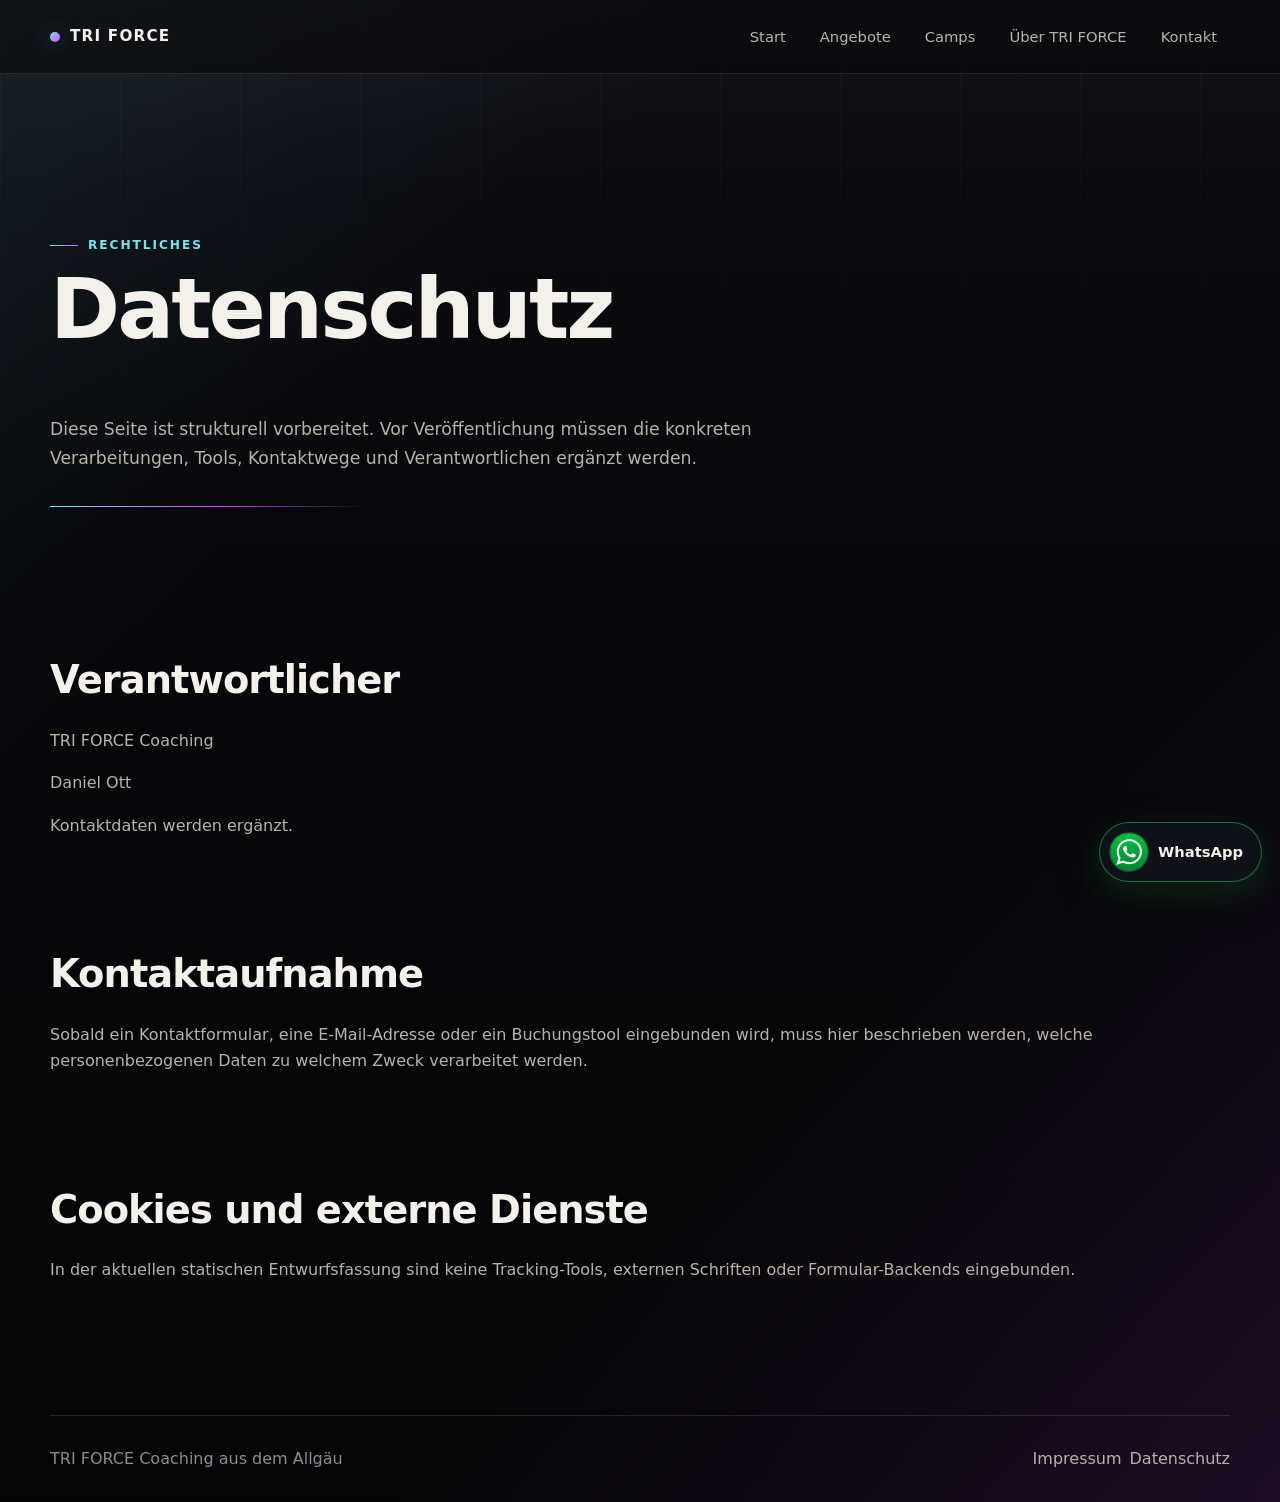
<file: datenschutz.html>
<!doctype html>
<html lang="de">
<head>
  <meta charset="utf-8">
  <meta name="viewport" content="width=device-width, initial-scale=1">
  <title>Datenschutz | TRI FORCE Coaching</title>
  <meta name="description" content="Datenschutzhinweise von TRI FORCE Coaching.">
  <link rel="stylesheet" href="styles.css">
  <script src="navigation.js" defer></script>
</head>
<body>
  <header class="site-header">
    <a class="brand" href="index.html">TRI FORCE</a>
    <button class="nav-toggle" type="button" aria-controls="primary-navigation" aria-expanded="false" aria-label="Navigation öffnen">
      <span></span>
      <span></span>
      <span></span>
    </button>
    <nav class="primary-nav" id="primary-navigation" aria-label="Hauptnavigation">
      <ul>
        <li><a href="index.html">Start</a></li>
        <li><a href="angebote.html">Angebote</a></li>
        <li><a href="triathlon-camps.html">Camps</a></li>
        <li><a href="ueber-uns.html">Über TRI FORCE</a></li>
        <li><a href="kontakt.html">Kontakt</a></li>
      </ul>
    </nav>
  </header>

  <main>
    <section class="page-intro">
      <p class="eyebrow">Rechtliches</p>
      <h1>Datenschutz</h1>
      <p>
        Diese Seite ist strukturell vorbereitet. Vor Veröffentlichung müssen die
        konkreten Verarbeitungen, Tools, Kontaktwege und Verantwortlichen ergänzt werden.
      </p>
    </section>

    <section>
      <h2>Verantwortlicher</h2>
      <p>TRI FORCE Coaching</p>
      <p>Daniel Ott</p>
      <p>Kontaktdaten werden ergänzt.</p>
    </section>

    <section>
      <h2>Kontaktaufnahme</h2>
      <p>
        Sobald ein Kontaktformular, eine E-Mail-Adresse oder ein Buchungstool eingebunden wird,
        muss hier beschrieben werden, welche personenbezogenen Daten zu welchem Zweck verarbeitet werden.
      </p>
    </section>

    <section>
      <h2>Cookies und externe Dienste</h2>
      <p>
        In der aktuellen statischen Entwurfsfassung sind keine Tracking-Tools, externen Schriften
        oder Formular-Backends eingebunden.
      </p>
    </section>
  </main>

  <footer class="site-footer">
    <p>TRI FORCE Coaching aus dem Allgäu</p>
    <nav aria-label="Footer-Navigation">
      <a href="impressum.html">Impressum</a>
      <a href="datenschutz.html" aria-current="page">Datenschutz</a>
    </nav>
  </footer>
  <a class="whatsapp-float" href="https://wa.me/4917677499089?text=Hallo%20Daniel%2C%20ich%20interessiere%20mich%20f%C3%BCr%20TRI%20FORCE%20und%20m%C3%B6chte%20gern%20mehr%20Informationen." target="_blank" rel="noopener" aria-label="Daniel per WhatsApp kontaktieren">
    <img src="data/icon_whatsapp_color.png" alt="">
    <span>WhatsApp</span>
  </a>
</body>
</html>
</file>
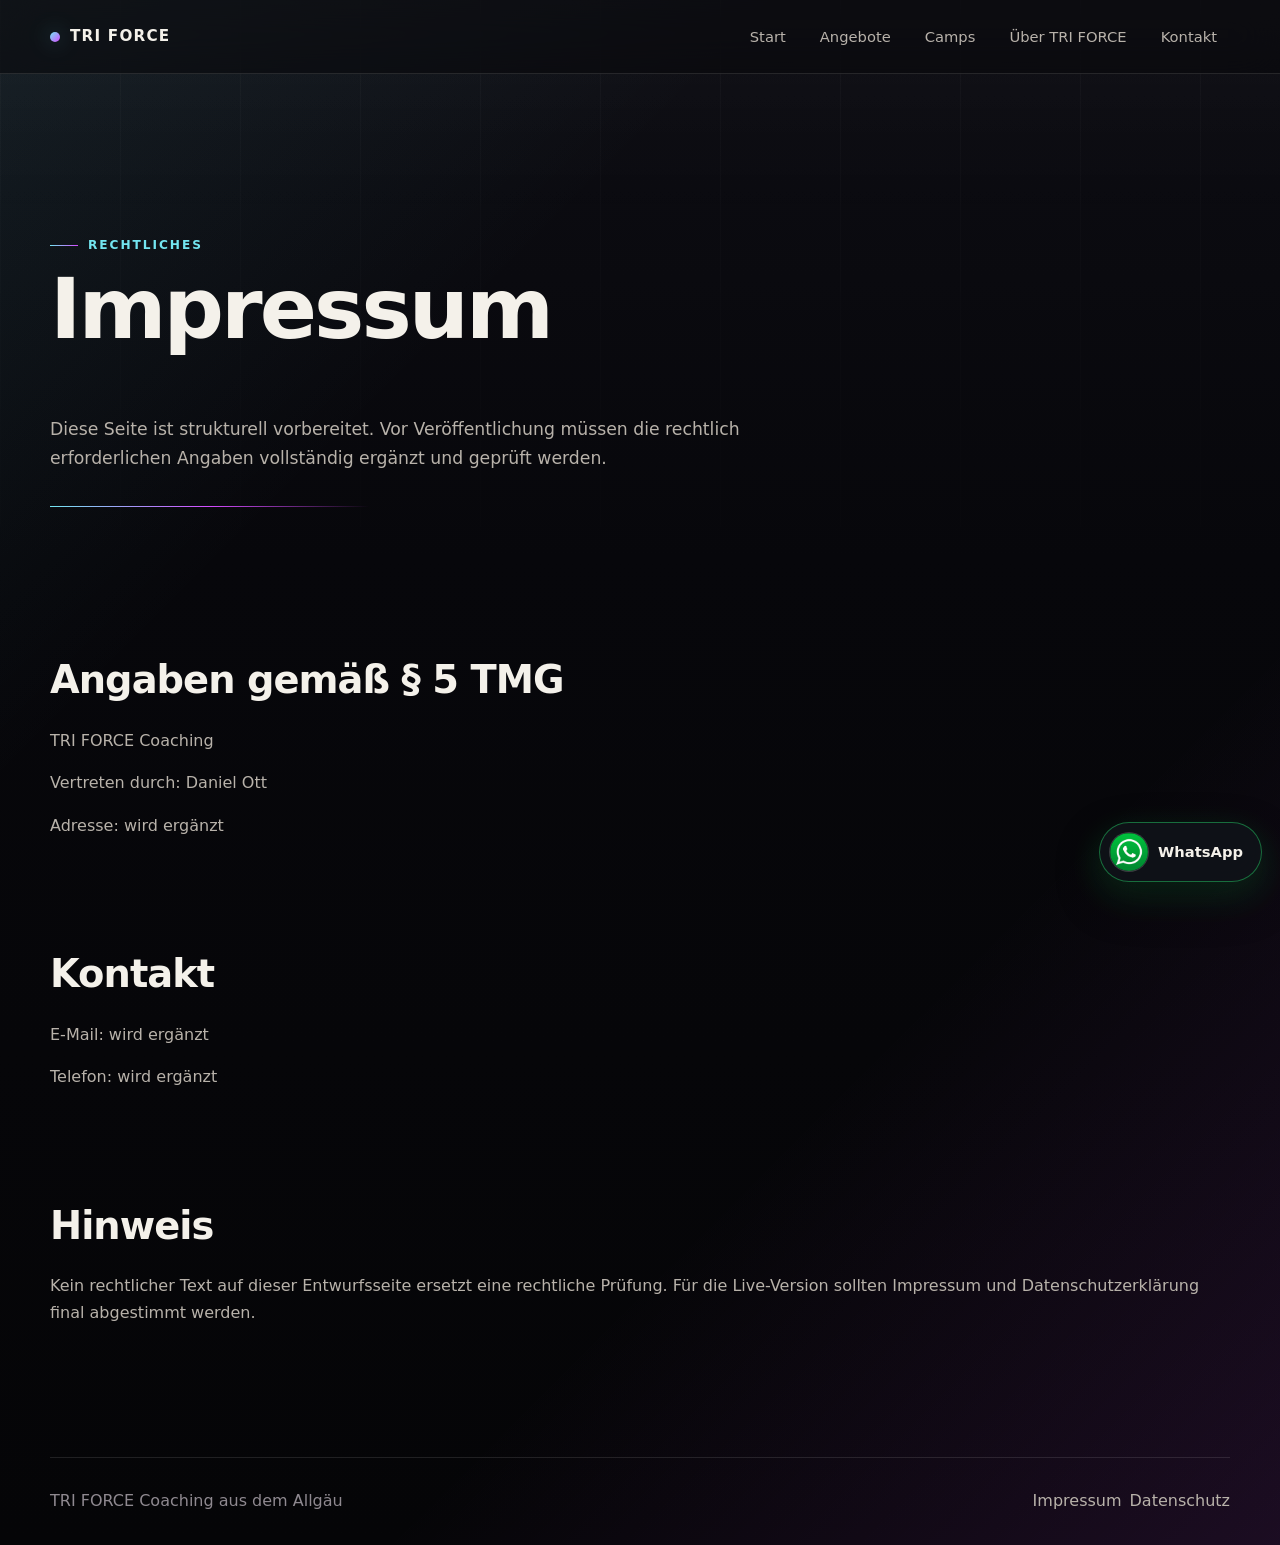
<file: impressum.html>
<!doctype html>
<html lang="de">
<head>
  <meta charset="utf-8">
  <meta name="viewport" content="width=device-width, initial-scale=1">
  <title>Impressum | TRI FORCE Coaching</title>
  <meta name="description" content="Impressum von TRI FORCE Coaching.">
  <link rel="stylesheet" href="styles.css">
  <script src="navigation.js" defer></script>
</head>
<body>
  <header class="site-header">
    <a class="brand" href="index.html">TRI FORCE</a>
    <button class="nav-toggle" type="button" aria-controls="primary-navigation" aria-expanded="false" aria-label="Navigation öffnen">
      <span></span>
      <span></span>
      <span></span>
    </button>
    <nav class="primary-nav" id="primary-navigation" aria-label="Hauptnavigation">
      <ul>
        <li><a href="index.html">Start</a></li>
        <li><a href="angebote.html">Angebote</a></li>
        <li><a href="triathlon-camps.html">Camps</a></li>
        <li><a href="ueber-uns.html">Über TRI FORCE</a></li>
        <li><a href="kontakt.html">Kontakt</a></li>
      </ul>
    </nav>
  </header>

  <main>
    <section class="page-intro">
      <p class="eyebrow">Rechtliches</p>
      <h1>Impressum</h1>
      <p>
        Diese Seite ist strukturell vorbereitet. Vor Veröffentlichung müssen die
        rechtlich erforderlichen Angaben vollständig ergänzt und geprüft werden.
      </p>
    </section>

    <section>
      <h2>Angaben gemäß § 5 TMG</h2>
      <p>TRI FORCE Coaching</p>
      <p>Vertreten durch: Daniel Ott</p>
      <p>Adresse: wird ergänzt</p>
    </section>

    <section>
      <h2>Kontakt</h2>
      <p>E-Mail: wird ergänzt</p>
      <p>Telefon: wird ergänzt</p>
    </section>

    <section>
      <h2>Hinweis</h2>
      <p>
        Kein rechtlicher Text auf dieser Entwurfsseite ersetzt eine rechtliche Prüfung.
        Für die Live-Version sollten Impressum und Datenschutzerklärung final abgestimmt werden.
      </p>
    </section>
  </main>

  <footer class="site-footer">
    <p>TRI FORCE Coaching aus dem Allgäu</p>
    <nav aria-label="Footer-Navigation">
      <a href="impressum.html" aria-current="page">Impressum</a>
      <a href="datenschutz.html">Datenschutz</a>
    </nav>
  </footer>
  <a class="whatsapp-float" href="https://wa.me/4917677499089?text=Hallo%20Daniel%2C%20ich%20interessiere%20mich%20f%C3%BCr%20TRI%20FORCE%20und%20m%C3%B6chte%20gern%20mehr%20Informationen." target="_blank" rel="noopener" aria-label="Daniel per WhatsApp kontaktieren">
    <img src="data/icon_whatsapp_color.png" alt="">
    <span>WhatsApp</span>
  </a>
</body>
</html>
</file>
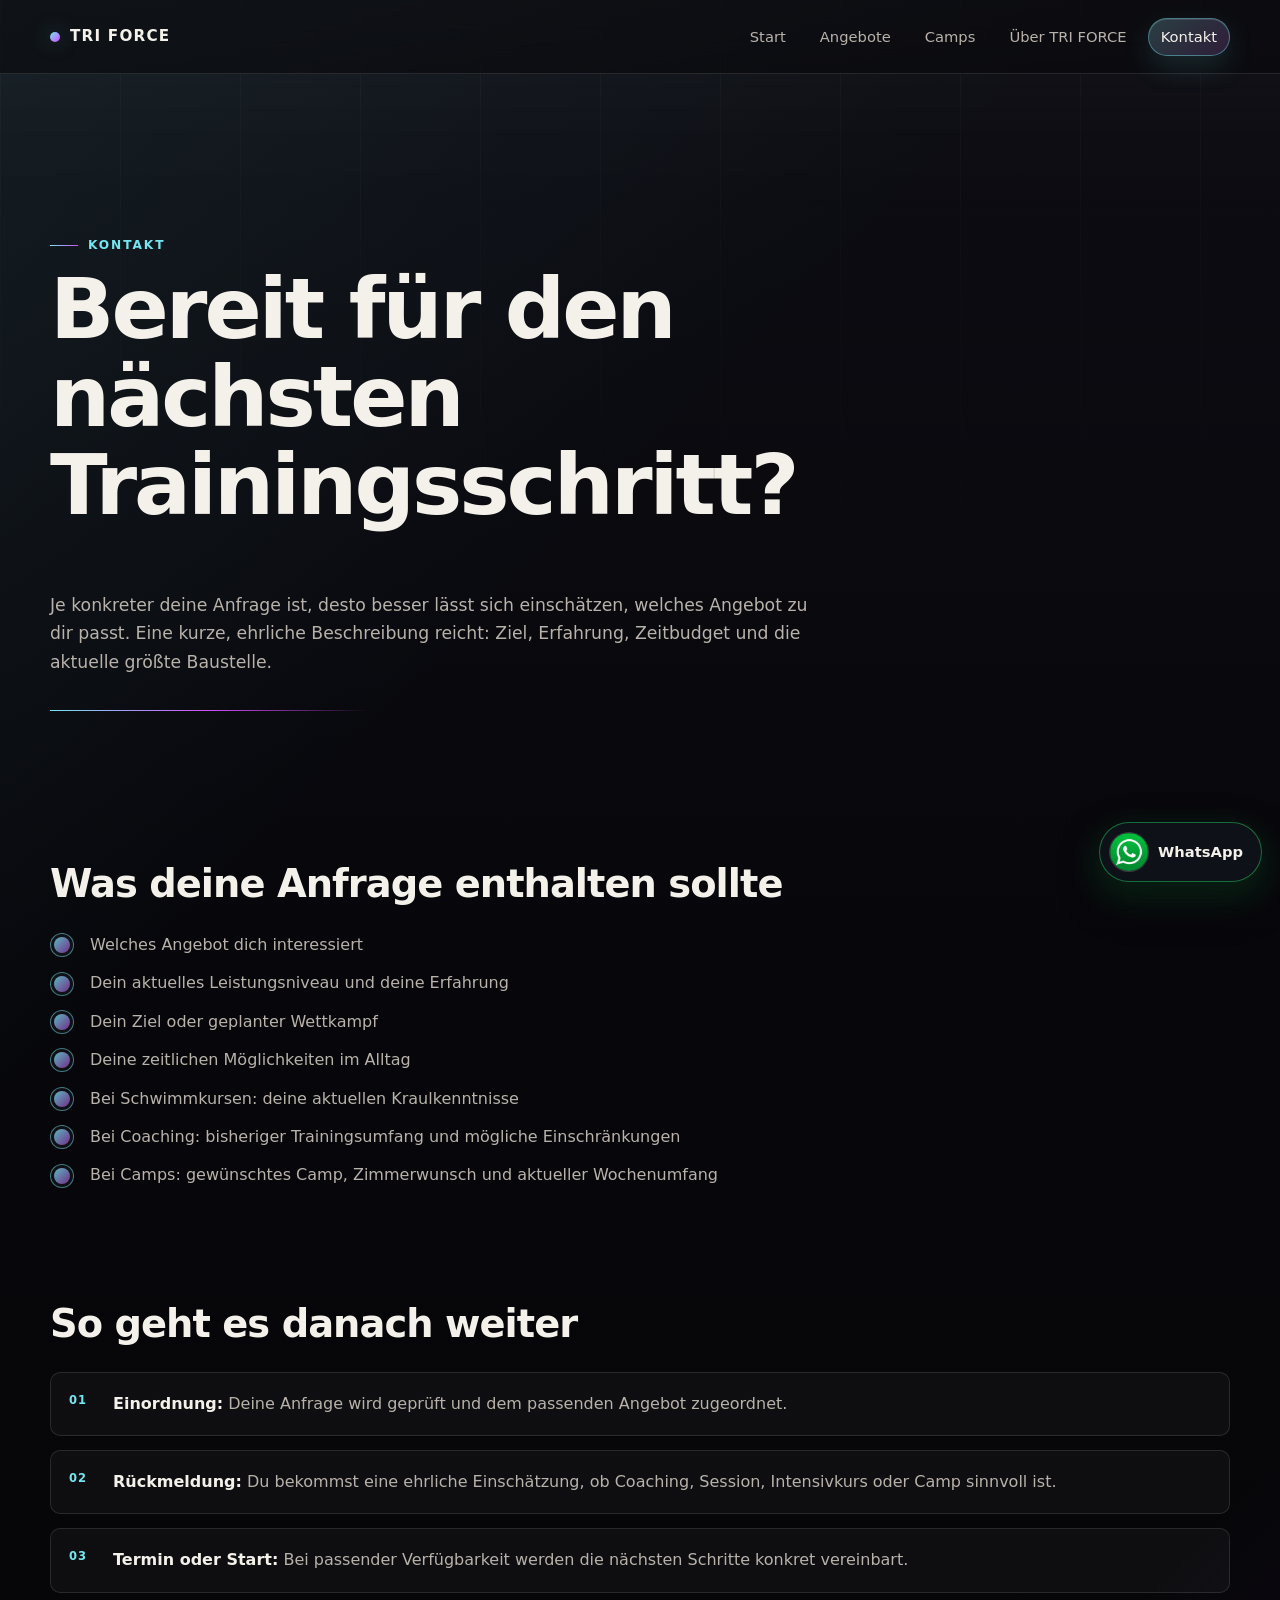
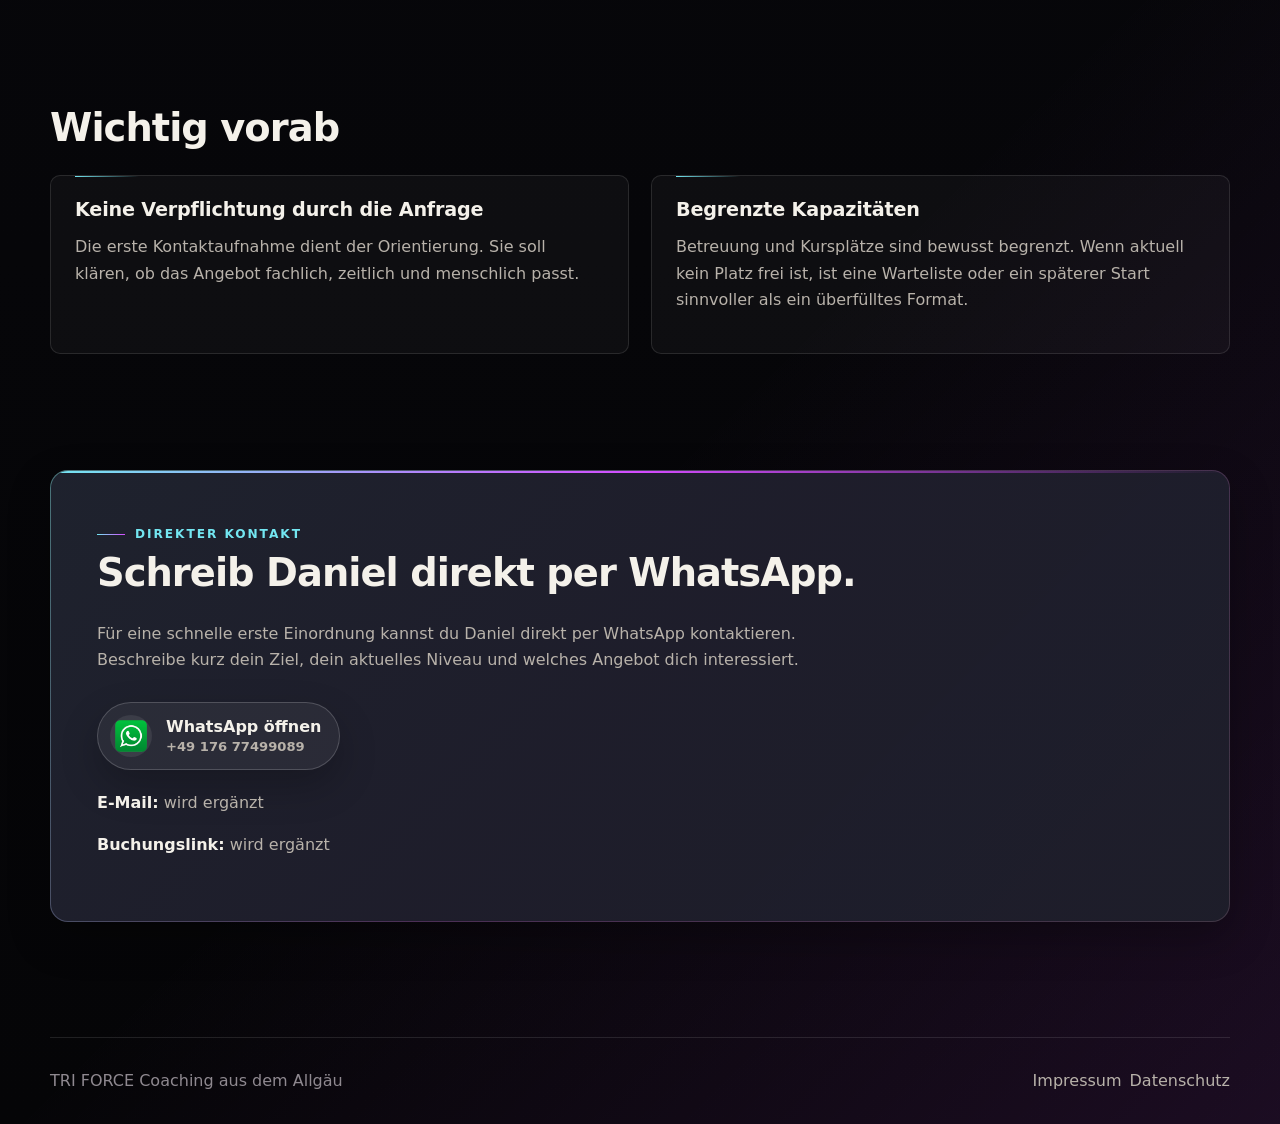
<file: kontakt.html>
<!doctype html>
<html lang="de">
<head>
  <meta charset="utf-8">
  <meta name="viewport" content="width=device-width, initial-scale=1">
  <title>Kontakt | TRI FORCE Coaching</title>
  <meta name="description" content="Kontakt zu TRI FORCE für Coaching-Anfragen, Kraultechnik Session, Kraultechnik Intensivkurs und Triathlon-Camps.">
  <link rel="stylesheet" href="styles.css">
  <script src="navigation.js" defer></script>
</head>
<body>
  <header class="site-header">
    <a class="brand" href="index.html">TRI FORCE</a>
    <button class="nav-toggle" type="button" aria-controls="primary-navigation" aria-expanded="false" aria-label="Navigation öffnen">
      <span></span>
      <span></span>
      <span></span>
    </button>
    <nav class="primary-nav" id="primary-navigation" aria-label="Hauptnavigation">
      <ul>
        <li><a href="index.html">Start</a></li>
        <li><a href="angebote.html">Angebote</a></li>
        <li><a href="triathlon-camps.html">Camps</a></li>
        <li><a href="ueber-uns.html">Über TRI FORCE</a></li>
        <li><a href="kontakt.html" aria-current="page">Kontakt</a></li>
      </ul>
    </nav>
  </header>

  <main>
    <section class="page-intro">
      <p class="eyebrow">Kontakt</p>
      <h1>Bereit für den nächsten Trainingsschritt?</h1>
      <p>
        Je konkreter deine Anfrage ist, desto besser lässt sich einschätzen, welches Angebot
        zu dir passt. Eine kurze, ehrliche Beschreibung reicht: Ziel, Erfahrung, Zeitbudget und
        die aktuelle größte Baustelle.
      </p>
    </section>

    <section aria-labelledby="request-heading">
      <h2 id="request-heading">Was deine Anfrage enthalten sollte</h2>
      <ul class="checklist">
        <li>Welches Angebot dich interessiert</li>
        <li>Dein aktuelles Leistungsniveau und deine Erfahrung</li>
        <li>Dein Ziel oder geplanter Wettkampf</li>
        <li>Deine zeitlichen Möglichkeiten im Alltag</li>
        <li>Bei Schwimmkursen: deine aktuellen Kraulkenntnisse</li>
        <li>Bei Coaching: bisheriger Trainingsumfang und mögliche Einschränkungen</li>
        <li>Bei Camps: gewünschtes Camp, Zimmerwunsch und aktueller Wochenumfang</li>
      </ul>
    </section>

    <section aria-labelledby="contact-next-heading">
      <h2 id="contact-next-heading">So geht es danach weiter</h2>
      <ol>
        <li><strong>Einordnung:</strong> Deine Anfrage wird geprüft und dem passenden Angebot zugeordnet.</li>
        <li><strong>Rückmeldung:</strong> Du bekommst eine ehrliche Einschätzung, ob Coaching, Session, Intensivkurs oder Camp sinnvoll ist.</li>
        <li><strong>Termin oder Start:</strong> Bei passender Verfügbarkeit werden die nächsten Schritte konkret vereinbart.</li>
      </ol>
    </section>

    <section aria-labelledby="contact-trust-heading">
      <h2 id="contact-trust-heading">Wichtig vorab</h2>
      <div class="grid two">
        <article>
          <h3>Keine Verpflichtung durch die Anfrage</h3>
          <p>
            Die erste Kontaktaufnahme dient der Orientierung. Sie soll klären, ob das Angebot fachlich,
            zeitlich und menschlich passt.
          </p>
        </article>
        <article>
          <h3>Begrenzte Kapazitäten</h3>
          <p>
            Betreuung und Kursplätze sind bewusst begrenzt. Wenn aktuell kein Platz frei ist, ist eine
            Warteliste oder ein späterer Start sinnvoller als ein überfülltes Format.
          </p>
        </article>
      </div>
    </section>

    <section aria-labelledby="contact-placeholder-heading" class="callout contact-card">
      <p class="eyebrow">Direkter Kontakt</p>
      <h2 id="contact-placeholder-heading">Schreib Daniel direkt per WhatsApp.</h2>
      <p>
        Für eine schnelle erste Einordnung kannst du Daniel direkt per WhatsApp kontaktieren.
        Beschreibe kurz dein Ziel, dein aktuelles Niveau und welches Angebot dich interessiert.
      </p>
      <a class="whatsapp-link" href="https://wa.me/4917677499089?text=Hallo%20Daniel%2C%20ich%20interessiere%20mich%20f%C3%BCr%20TRI%20FORCE%20und%20m%C3%B6chte%20gern%20mehr%20Informationen." target="_blank" rel="noopener" aria-label="Daniel über WhatsApp kontaktieren">
        <span class="whatsapp-icon" aria-hidden="true">
          <img src="data/icon_whatsapp_color.png" alt="">
        </span>
        <span>
          <strong>WhatsApp öffnen</strong>
          <small>+49 176 77499089</small>
        </span>
      </a>
      <p><strong>E-Mail:</strong> wird ergänzt</p>
      <p><strong>Buchungslink:</strong> wird ergänzt</p>
    </section>
  </main>

  <footer class="site-footer">
    <p>TRI FORCE Coaching aus dem Allgäu</p>
    <nav aria-label="Footer-Navigation">
      <a href="impressum.html">Impressum</a>
      <a href="datenschutz.html">Datenschutz</a>
    </nav>
  </footer>
  <a class="whatsapp-float" href="https://wa.me/4917677499089?text=Hallo%20Daniel%2C%20ich%20interessiere%20mich%20f%C3%BCr%20TRI%20FORCE%20und%20m%C3%B6chte%20gern%20mehr%20Informationen." target="_blank" rel="noopener" aria-label="Daniel per WhatsApp kontaktieren">
    <img src="data/icon_whatsapp_color.png" alt="">
    <span>WhatsApp</span>
  </a>
</body>
</html>
</file>
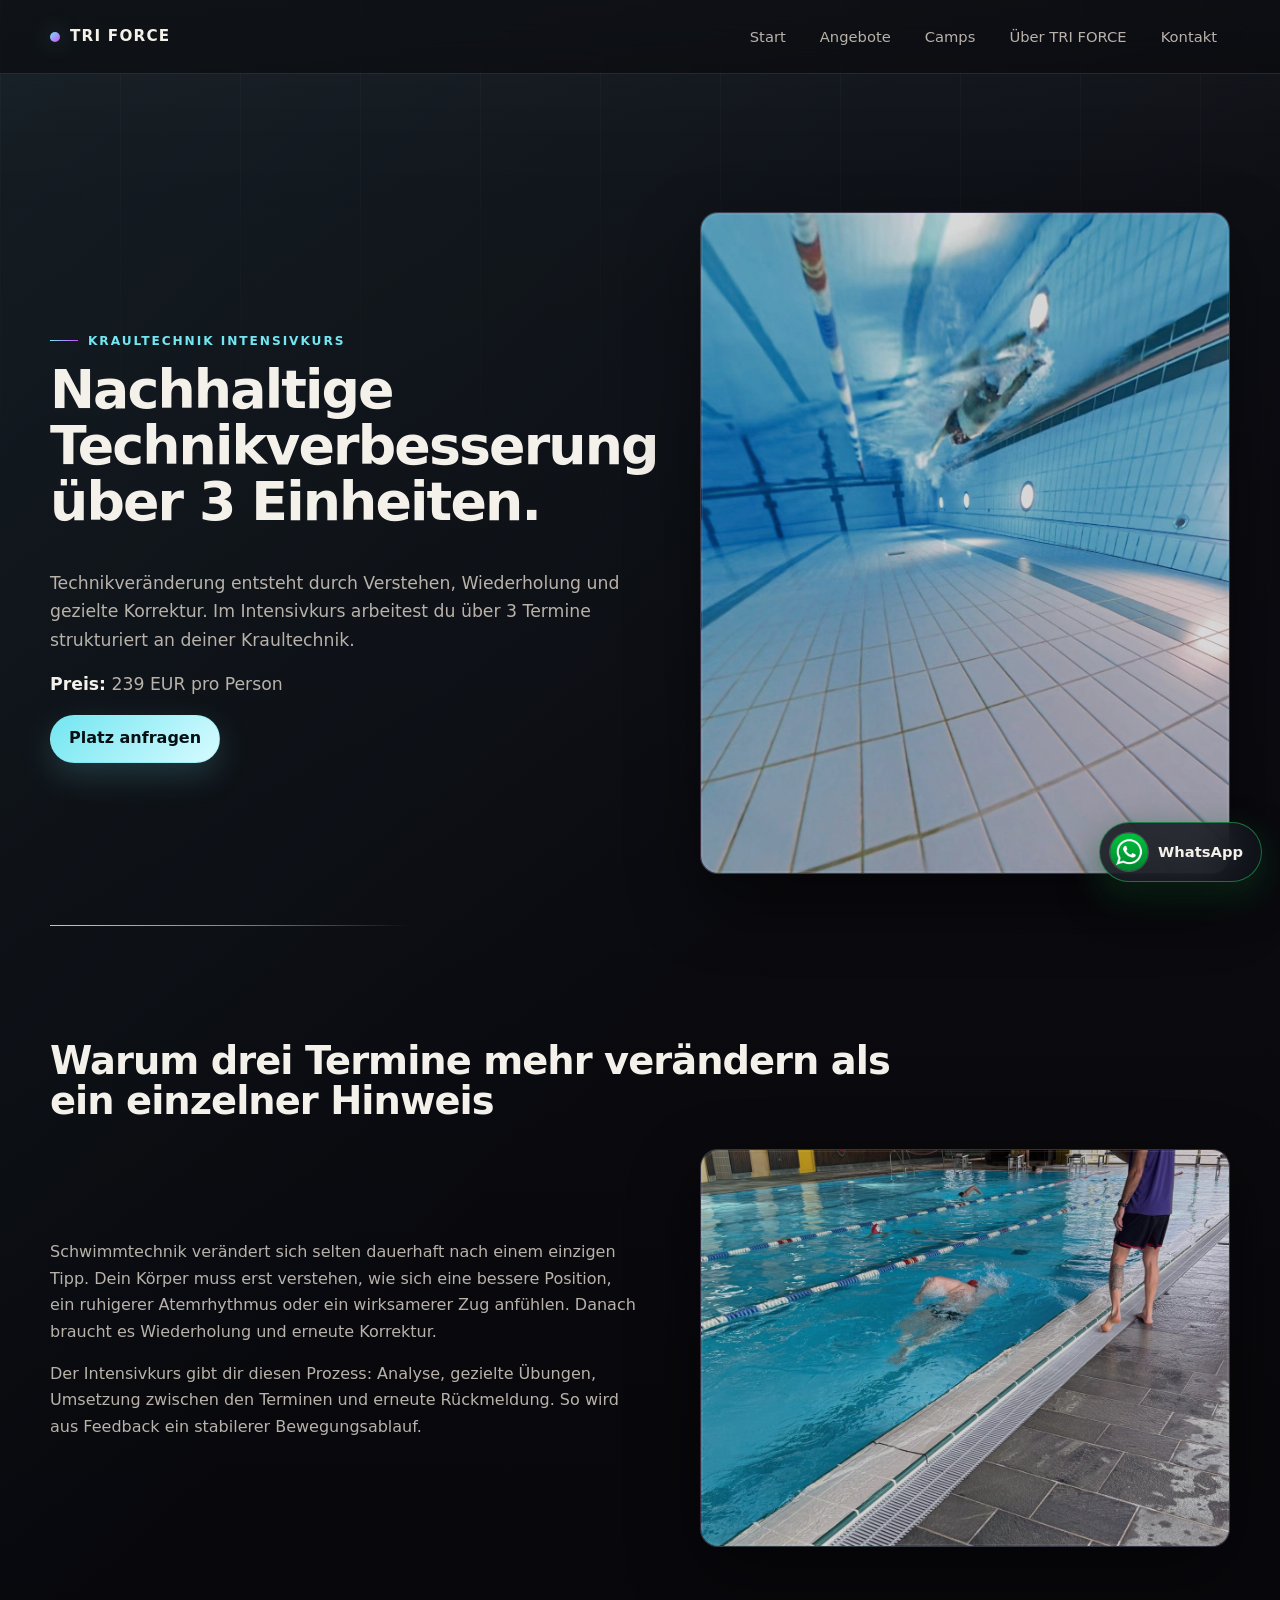
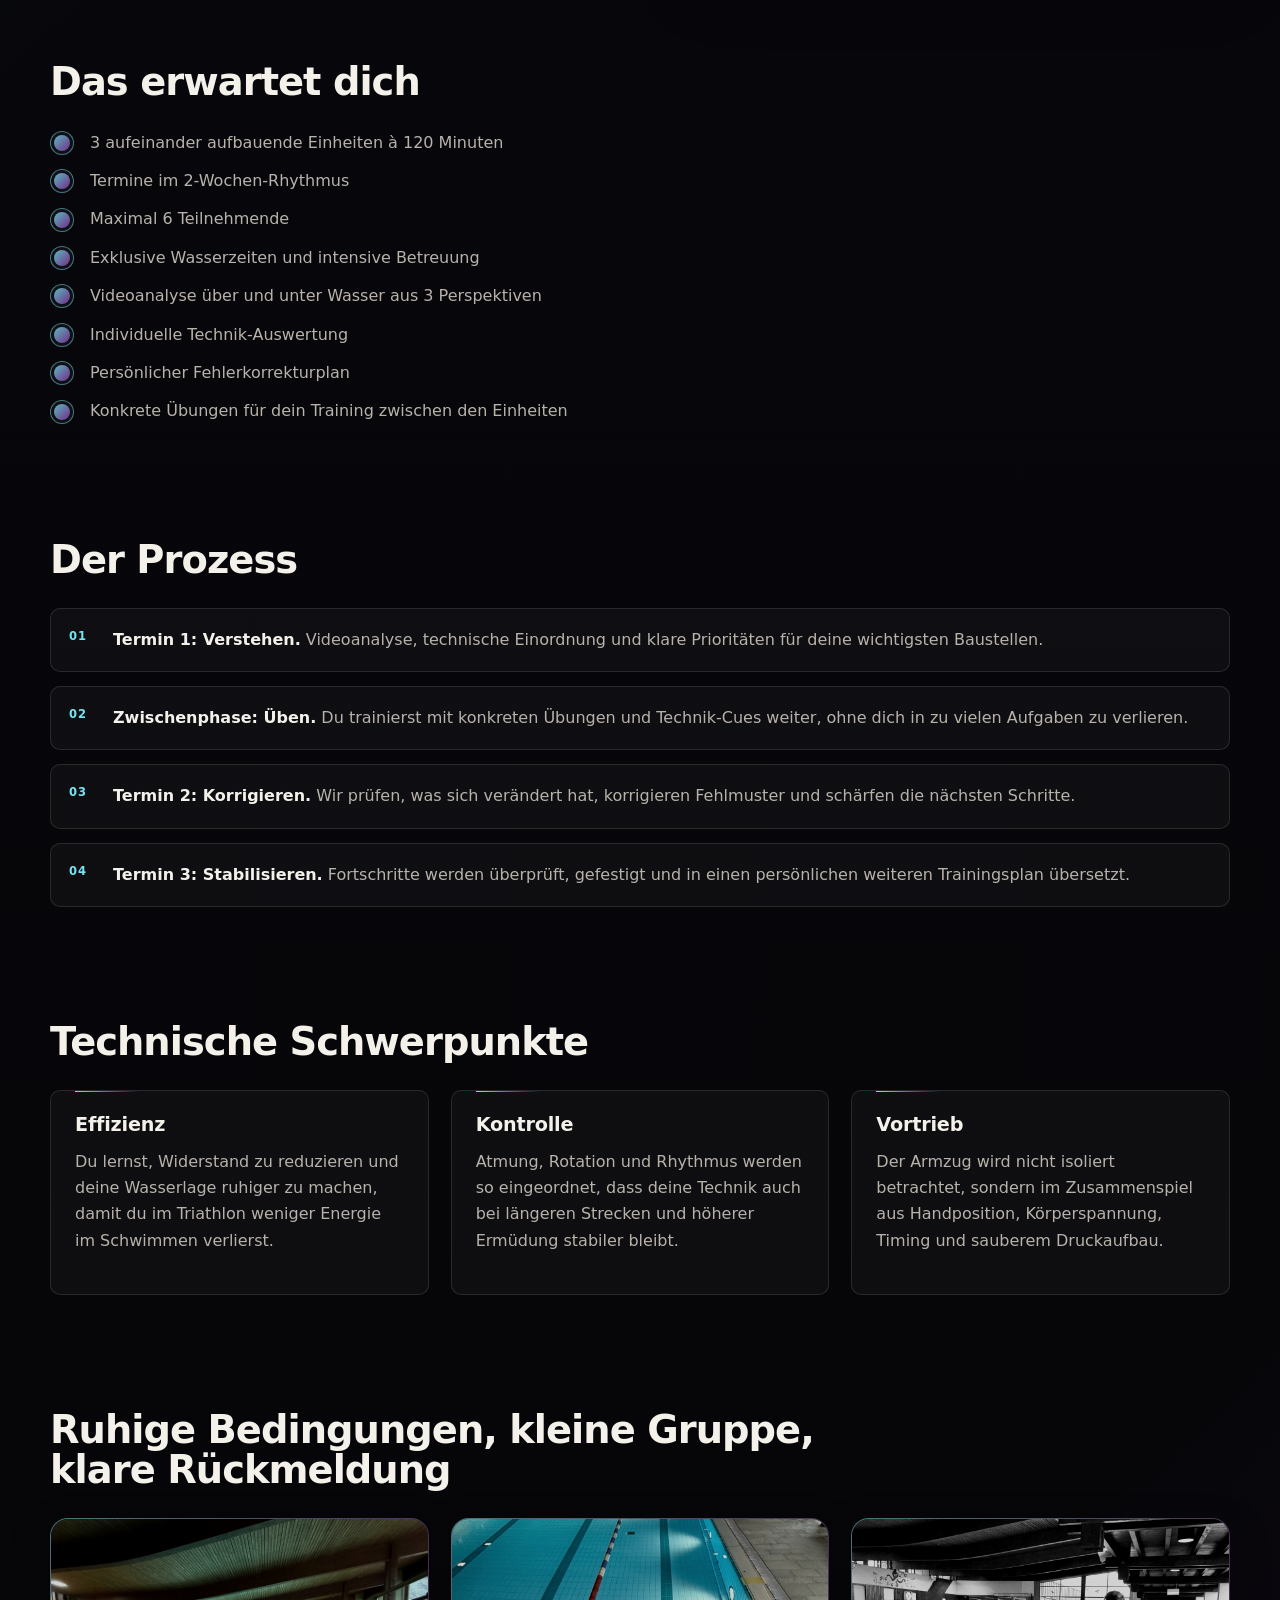
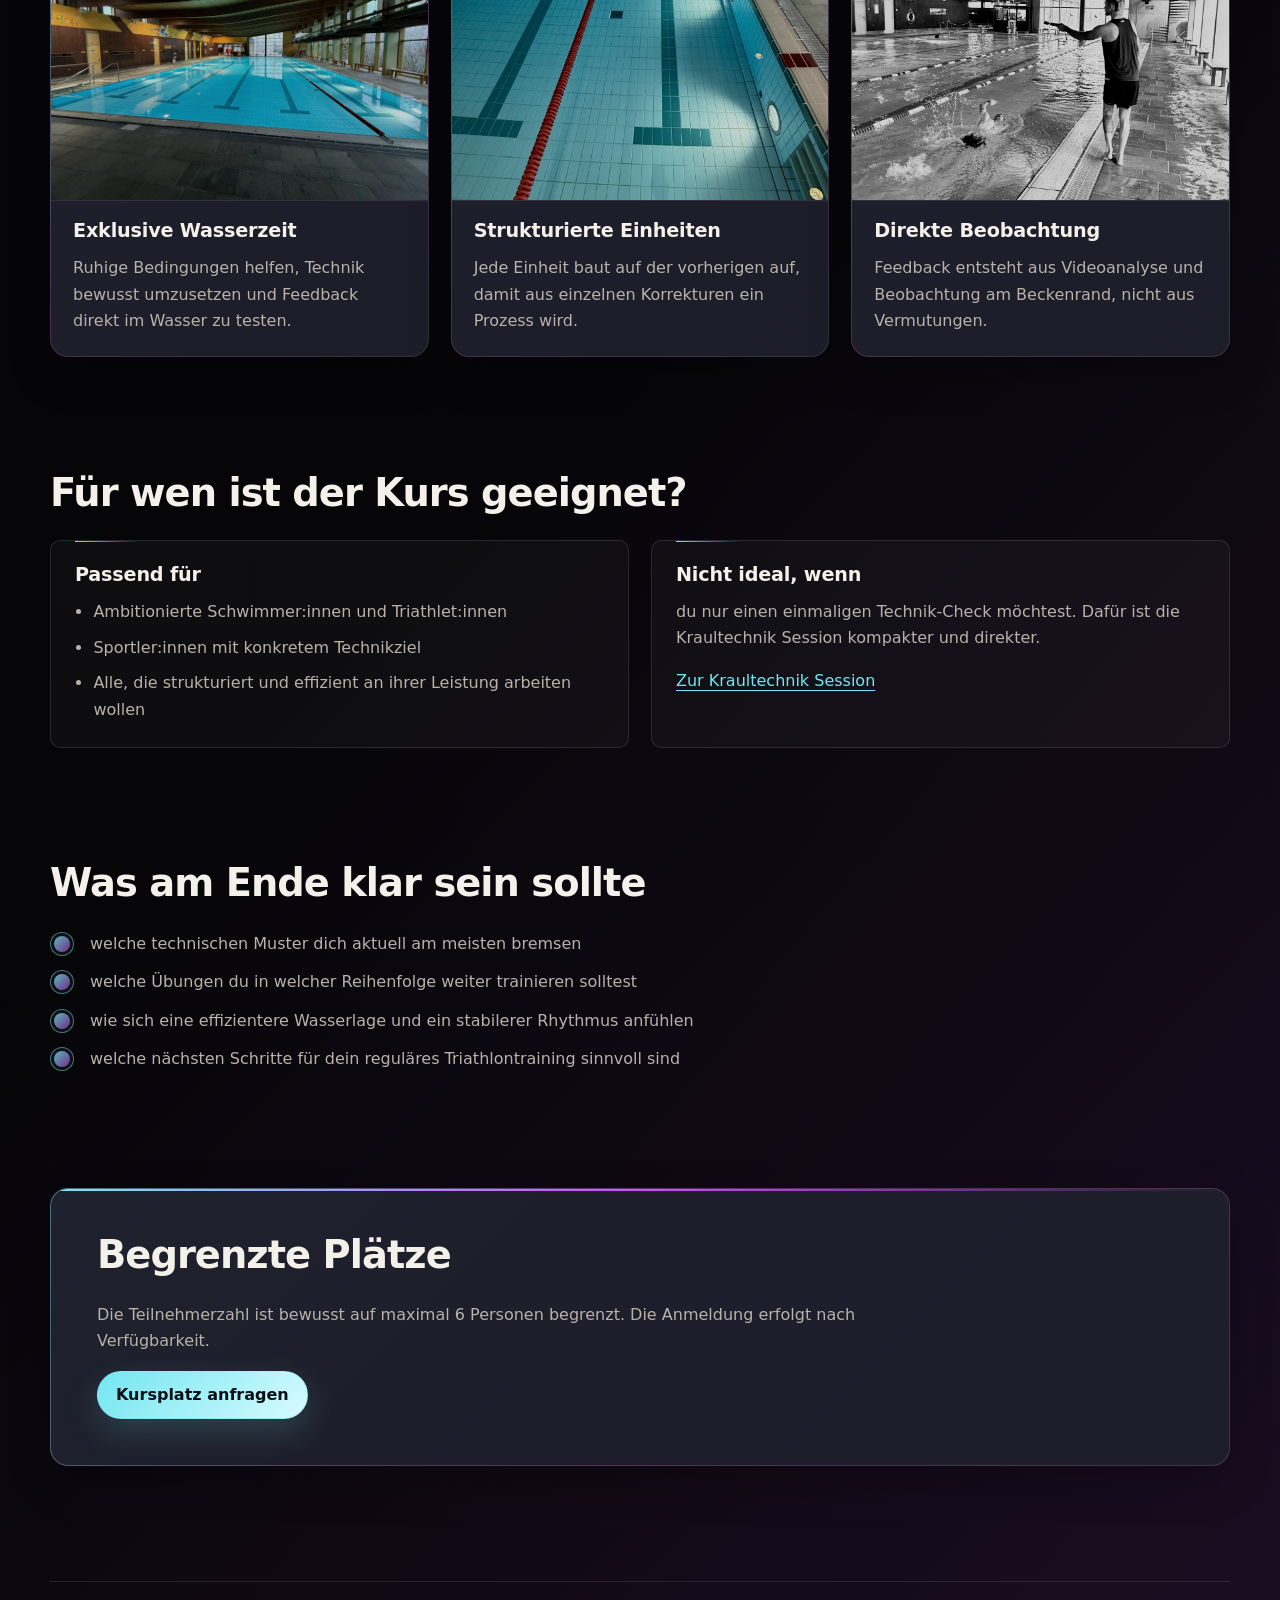
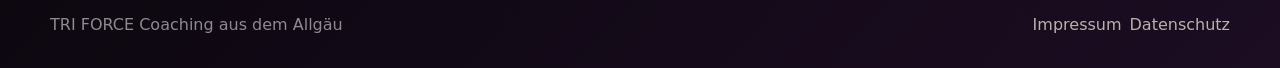
<file: kraultechnik-intensivkurs.html>
<!doctype html>
<html lang="de">
<head>
  <meta charset="utf-8">
  <meta name="viewport" content="width=device-width, initial-scale=1">
  <title>Kraultechnik Intensivkurs | TRI FORCE</title>
  <meta name="description" content="Kraultechnik Intensivkurs mit 3 Einheiten à 120 Minuten, Videoanalyse, direktem Feedback und persönlichem Fehlerkorrekturplan.">
  <link rel="stylesheet" href="styles.css">
  <script src="navigation.js" defer></script>
</head>
<body>
  <header class="site-header">
    <a class="brand" href="index.html">TRI FORCE</a>
    <button class="nav-toggle" type="button" aria-controls="primary-navigation" aria-expanded="false" aria-label="Navigation öffnen">
      <span></span>
      <span></span>
      <span></span>
    </button>
    <nav class="primary-nav" id="primary-navigation" aria-label="Hauptnavigation">
      <ul>
        <li><a href="index.html">Start</a></li>
        <li><a href="angebote.html">Angebote</a></li>
        <li><a href="triathlon-camps.html">Camps</a></li>
        <li><a href="ueber-uns.html">Über TRI FORCE</a></li>
        <li><a href="kontakt.html">Kontakt</a></li>
      </ul>
    </nav>
  </header>

  <main>
    <section class="hero">
      <div>
        <p class="eyebrow">Kraultechnik Intensivkurs</p>
        <h1>Nachhaltige Technikverbesserung über 3 Einheiten.</h1>
        <p>
          Technikveränderung entsteht durch Verstehen, Wiederholung und gezielte Korrektur.
          Im Intensivkurs arbeitest du über 3 Termine strukturiert an deiner Kraultechnik.
        </p>
        <p><strong>Preis:</strong> 239 EUR pro Person</p>
        <a class="button" href="kontakt.html">Platz anfragen</a>
      </div>
      <figure>
        <img src="data/Kraultechnik%20Intensivkurs/Kraulkurs%20(2).jpg" alt="Teilnehmende beim Kraultechnik Intensivkurs">
      </figure>
    </section>

    <section aria-labelledby="course-why-heading">
      <h2 id="course-why-heading">Warum drei Termine mehr verändern als ein einzelner Hinweis</h2>
      <div class="split">
        <div>
          <p>
            Schwimmtechnik verändert sich selten dauerhaft nach einem einzigen Tipp. Dein Körper muss
            erst verstehen, wie sich eine bessere Position, ein ruhigerer Atemrhythmus oder ein
            wirksamerer Zug anfühlen. Danach braucht es Wiederholung und erneute Korrektur.
          </p>
          <p>
            Der Intensivkurs gibt dir diesen Prozess: Analyse, gezielte Übungen, Umsetzung zwischen
            den Terminen und erneute Rückmeldung. So wird aus Feedback ein stabilerer Bewegungsablauf.
          </p>
        </div>
        <figure>
          <img src="data/Kraultechnik%20Intensivkurs/Kraulkurs%20(1).jpg" alt="Kraultechnik-Coaching am Beckenrand">
        </figure>
      </div>
    </section>

    <section aria-labelledby="course-included-heading">
      <h2 id="course-included-heading">Das erwartet dich</h2>
      <ul class="checklist">
        <li>3 aufeinander aufbauende Einheiten à 120 Minuten</li>
        <li>Termine im 2-Wochen-Rhythmus</li>
        <li>Maximal 6 Teilnehmende</li>
        <li>Exklusive Wasserzeiten und intensive Betreuung</li>
        <li>Videoanalyse über und unter Wasser aus 3 Perspektiven</li>
        <li>Individuelle Technik-Auswertung</li>
        <li>Persönlicher Fehlerkorrekturplan</li>
        <li>Konkrete Übungen für dein Training zwischen den Einheiten</li>
      </ul>
    </section>

    <section aria-labelledby="course-process-heading">
      <h2 id="course-process-heading">Der Prozess</h2>
      <ol>
        <li><strong>Termin 1: Verstehen.</strong> Videoanalyse, technische Einordnung und klare Prioritäten für deine wichtigsten Baustellen.</li>
        <li><strong>Zwischenphase: Üben.</strong> Du trainierst mit konkreten Übungen und Technik-Cues weiter, ohne dich in zu vielen Aufgaben zu verlieren.</li>
        <li><strong>Termin 2: Korrigieren.</strong> Wir prüfen, was sich verändert hat, korrigieren Fehlmuster und schärfen die nächsten Schritte.</li>
        <li><strong>Termin 3: Stabilisieren.</strong> Fortschritte werden überprüft, gefestigt und in einen persönlichen weiteren Trainingsplan übersetzt.</li>
      </ol>
    </section>

    <section aria-labelledby="course-focus-heading">
      <h2 id="course-focus-heading">Technische Schwerpunkte</h2>
      <div class="grid three">
        <article>
          <h3>Effizienz</h3>
          <p>
            Du lernst, Widerstand zu reduzieren und deine Wasserlage ruhiger zu machen, damit du im
            Triathlon weniger Energie im Schwimmen verlierst.
          </p>
        </article>
        <article>
          <h3>Kontrolle</h3>
          <p>
            Atmung, Rotation und Rhythmus werden so eingeordnet, dass deine Technik auch bei längeren
            Strecken und höherer Ermüdung stabiler bleibt.
          </p>
        </article>
        <article>
          <h3>Vortrieb</h3>
          <p>
            Der Armzug wird nicht isoliert betrachtet, sondern im Zusammenspiel aus Handposition,
            Körperspannung, Timing und sauberem Druckaufbau.
          </p>
        </article>
      </div>
    </section>

    <section aria-labelledby="course-images-heading">
      <h2 id="course-images-heading">Ruhige Bedingungen, kleine Gruppe, klare Rückmeldung</h2>
      <div class="grid three">
        <article class="card">
          <img src="data/Kraultechnik%20Intensivkurs/Kraulkurs%20(3).jpg" alt="Leeres Hallenbad mit exklusiver Wasserzeit für Techniktraining">
          <h3>Exklusive Wasserzeit</h3>
          <p>
            Ruhige Bedingungen helfen, Technik bewusst umzusetzen und Feedback direkt im Wasser zu testen.
          </p>
        </article>
        <article class="card">
          <img src="data/Kraultechnik%20Intensivkurs/Kraulkurs%20(4).jpg" alt="Bahn im Hallenbad für strukturiertes Kraultechniktraining">
          <h3>Strukturierte Einheiten</h3>
          <p>
            Jede Einheit baut auf der vorherigen auf, damit aus einzelnen Korrekturen ein Prozess wird.
          </p>
        </article>
        <article class="card">
          <img src="data/Kraultechnik%20Intensivkurs/Kraulkurs%20(5).jpg" alt="Coach beobachtet Schwimmer beim Kraultechniktraining">
          <h3>Direkte Beobachtung</h3>
          <p>
            Feedback entsteht aus Videoanalyse und Beobachtung am Beckenrand, nicht aus Vermutungen.
          </p>
        </article>
      </div>
    </section>

    <section aria-labelledby="course-fit-heading">
      <h2 id="course-fit-heading">Für wen ist der Kurs geeignet?</h2>
      <div class="grid two">
        <article>
          <h3>Passend für</h3>
          <ul>
            <li>Ambitionierte Schwimmer:innen und Triathlet:innen</li>
            <li>Sportler:innen mit konkretem Technikziel</li>
            <li>Alle, die strukturiert und effizient an ihrer Leistung arbeiten wollen</li>
          </ul>
        </article>
        <article>
          <h3>Nicht ideal, wenn</h3>
          <p>
            du nur einen einmaligen Technik-Check möchtest. Dafür ist die Kraultechnik Session
            kompakter und direkter.
          </p>
          <a href="kraultechnik-session.html">Zur Kraultechnik Session</a>
        </article>
      </div>
    </section>

    <section aria-labelledby="course-result-heading">
      <h2 id="course-result-heading">Was am Ende klar sein sollte</h2>
      <ul class="checklist">
        <li>welche technischen Muster dich aktuell am meisten bremsen</li>
        <li>welche Übungen du in welcher Reihenfolge weiter trainieren solltest</li>
        <li>wie sich eine effizientere Wasserlage und ein stabilerer Rhythmus anfühlen</li>
        <li>welche nächsten Schritte für dein reguläres Triathlontraining sinnvoll sind</li>
      </ul>
    </section>

    <section class="callout">
      <h2>Begrenzte Plätze</h2>
      <p>
        Die Teilnehmerzahl ist bewusst auf maximal 6 Personen begrenzt. Die Anmeldung erfolgt
        nach Verfügbarkeit.
      </p>
      <a class="button" href="kontakt.html">Kursplatz anfragen</a>
    </section>
  </main>

  <footer class="site-footer">
    <p>TRI FORCE Coaching aus dem Allgäu</p>
    <nav aria-label="Footer-Navigation">
      <a href="impressum.html">Impressum</a>
      <a href="datenschutz.html">Datenschutz</a>
    </nav>
  </footer>
  <a class="whatsapp-float" href="https://wa.me/4917677499089?text=Hallo%20Daniel%2C%20ich%20interessiere%20mich%20f%C3%BCr%20TRI%20FORCE%20und%20m%C3%B6chte%20gern%20mehr%20Informationen." target="_blank" rel="noopener" aria-label="Daniel per WhatsApp kontaktieren">
    <img src="data/icon_whatsapp_color.png" alt="">
    <span>WhatsApp</span>
  </a>
</body>
</html>
</file>
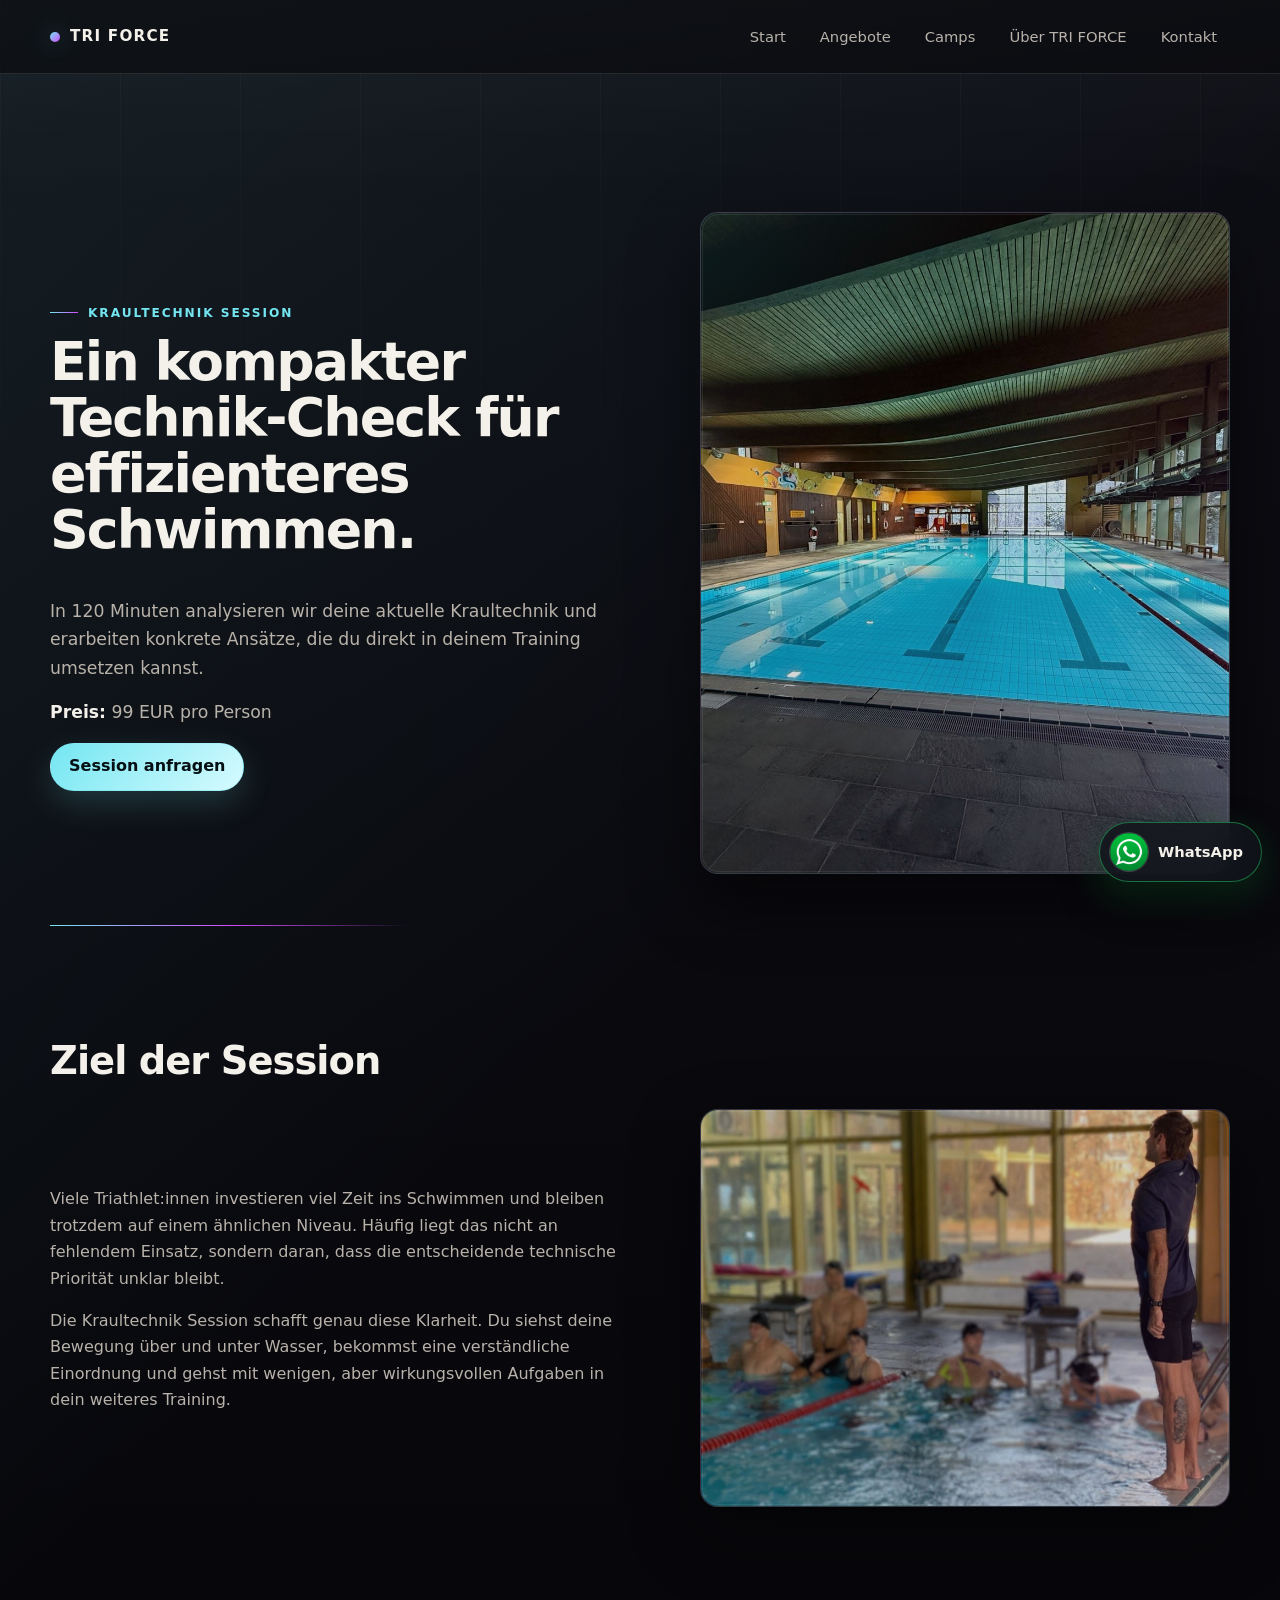
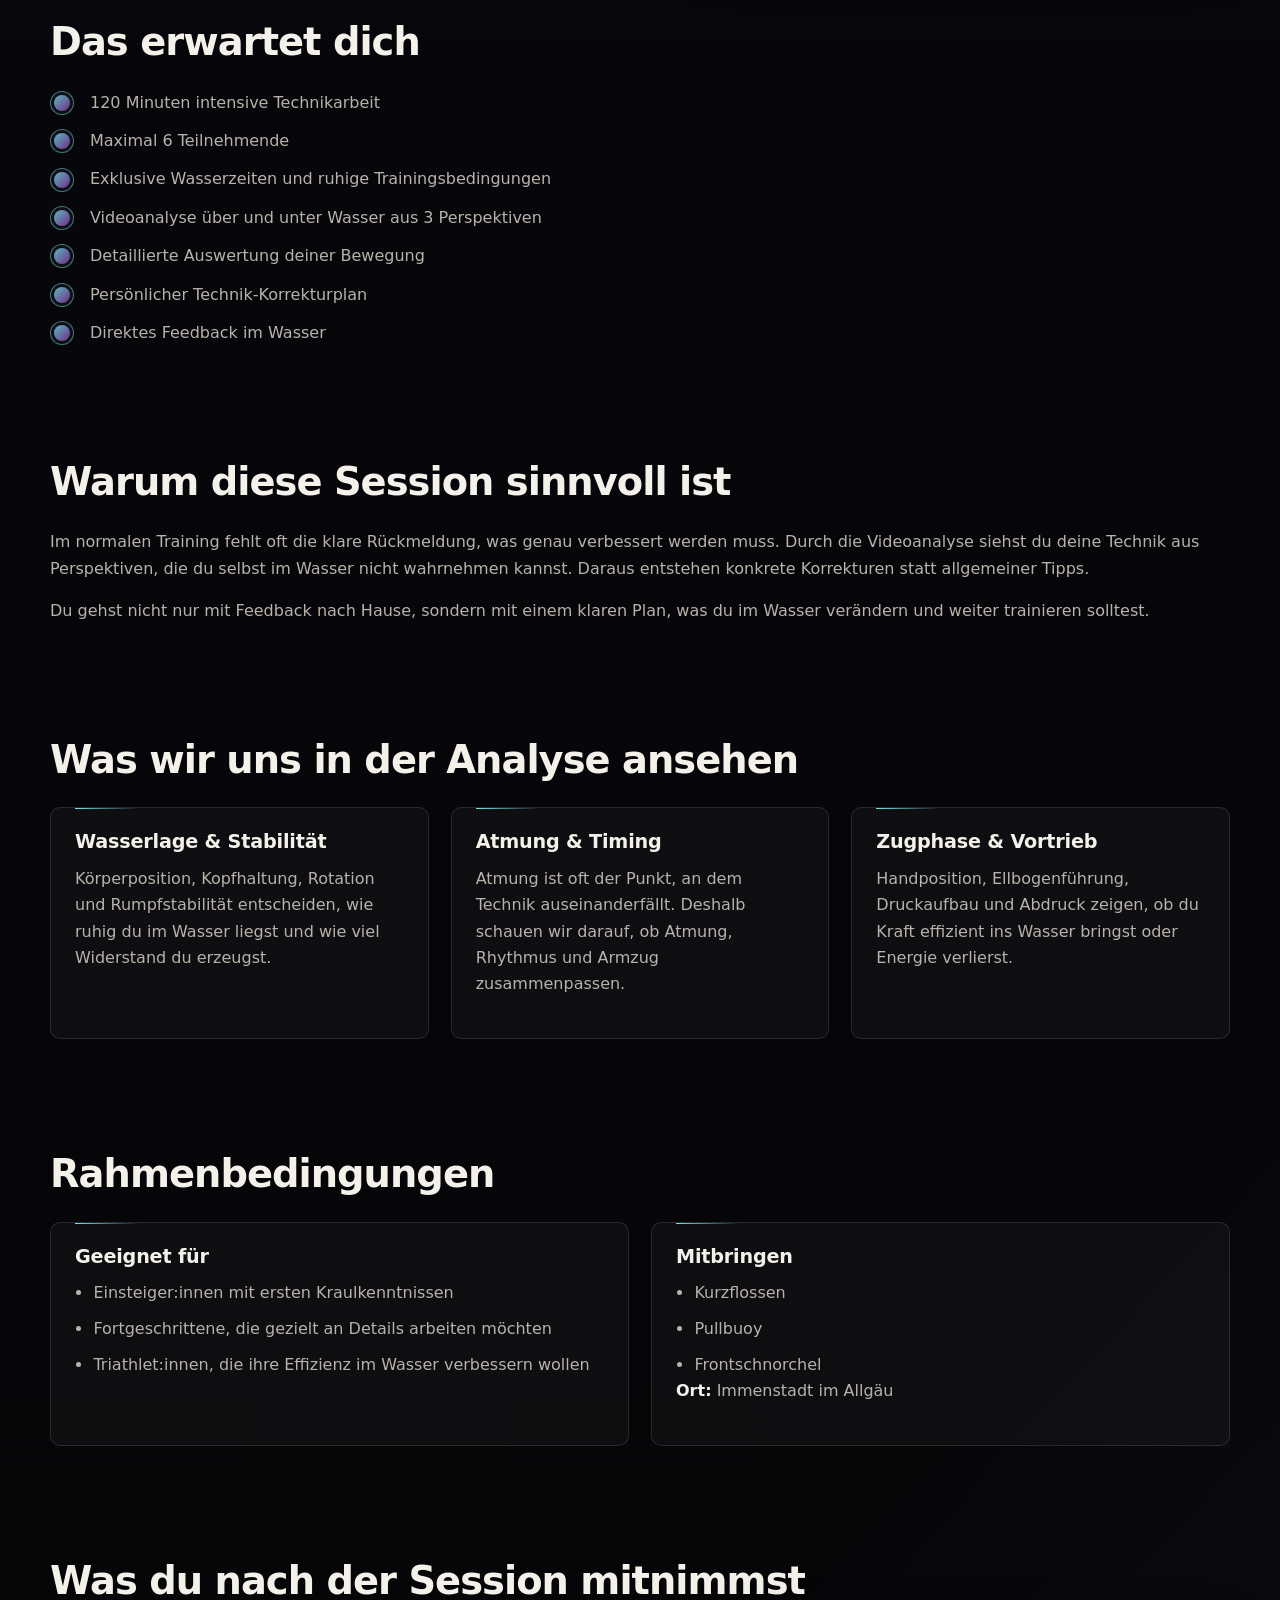
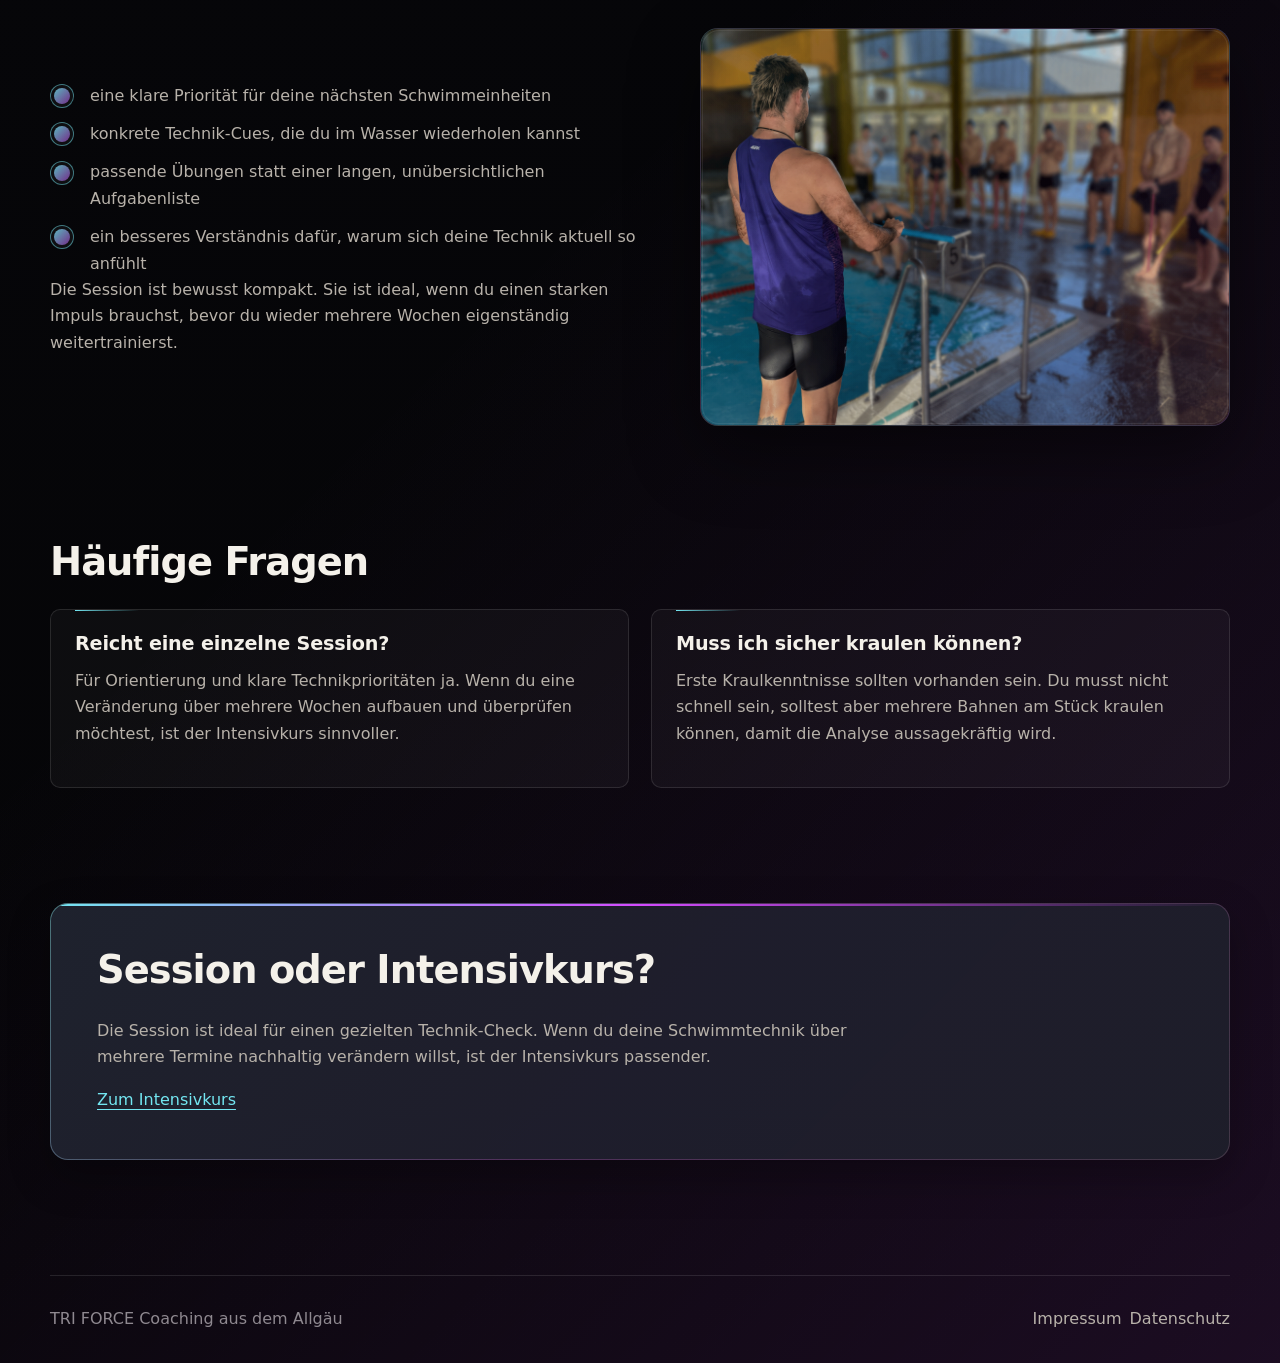
<file: kraultechnik-session.html>
<!doctype html>
<html lang="de">
<head>
  <meta charset="utf-8">
  <meta name="viewport" content="width=device-width, initial-scale=1">
  <title>Kraultechnik Session | TRI FORCE</title>
  <meta name="description" content="120 Minuten Kraultechnik Session mit Videoanalyse, direktem Feedback und persönlichem Technik-Korrekturplan in Immenstadt im Allgäu.">
  <link rel="stylesheet" href="styles.css">
  <script src="navigation.js" defer></script>
</head>
<body>
  <header class="site-header">
    <a class="brand" href="index.html">TRI FORCE</a>
    <button class="nav-toggle" type="button" aria-controls="primary-navigation" aria-expanded="false" aria-label="Navigation öffnen">
      <span></span>
      <span></span>
      <span></span>
    </button>
    <nav class="primary-nav" id="primary-navigation" aria-label="Hauptnavigation">
      <ul>
        <li><a href="index.html">Start</a></li>
        <li><a href="angebote.html">Angebote</a></li>
        <li><a href="triathlon-camps.html">Camps</a></li>
        <li><a href="ueber-uns.html">Über TRI FORCE</a></li>
        <li><a href="kontakt.html">Kontakt</a></li>
      </ul>
    </nav>
  </header>

  <main>
    <section class="hero">
      <div>
        <p class="eyebrow">Kraultechnik Session</p>
        <h1>Ein kompakter Technik-Check für effizienteres Schwimmen.</h1>
        <p>
          In 120 Minuten analysieren wir deine aktuelle Kraultechnik und erarbeiten konkrete
          Ansätze, die du direkt in deinem Training umsetzen kannst.
        </p>
        <p><strong>Preis:</strong> 99 EUR pro Person</p>
        <a class="button" href="kontakt.html">Session anfragen</a>
      </div>
      <figure>
        <img src="data/Kraultechnik%20Session/Kraultechnik%20Session%20(2).jpg" alt="Schwimmtechniktraining im Becken">
      </figure>
    </section>

    <section aria-labelledby="session-goal-heading">
      <h2 id="session-goal-heading">Ziel der Session</h2>
      <div class="split">
        <div>
          <p>
            Viele Triathlet:innen investieren viel Zeit ins Schwimmen und bleiben trotzdem auf einem
            ähnlichen Niveau. Häufig liegt das nicht an fehlendem Einsatz, sondern daran, dass die
            entscheidende technische Priorität unklar bleibt.
          </p>
          <p>
            Die Kraultechnik Session schafft genau diese Klarheit. Du siehst deine Bewegung über und
            unter Wasser, bekommst eine verständliche Einordnung und gehst mit wenigen, aber
            wirkungsvollen Aufgaben in dein weiteres Training.
          </p>
        </div>
        <figure>
          <img src="data/Kraultechnik%20Session/Kraultechnik%20Session%20(1).jpg" alt="Kraultechnik-Erklärung am Beckenrand in kleiner Gruppe">
        </figure>
      </div>
    </section>

    <section aria-labelledby="session-included-heading">
      <h2 id="session-included-heading">Das erwartet dich</h2>
      <ul class="checklist">
        <li>120 Minuten intensive Technikarbeit</li>
        <li>Maximal 6 Teilnehmende</li>
        <li>Exklusive Wasserzeiten und ruhige Trainingsbedingungen</li>
        <li>Videoanalyse über und unter Wasser aus 3 Perspektiven</li>
        <li>Detaillierte Auswertung deiner Bewegung</li>
        <li>Persönlicher Technik-Korrekturplan</li>
        <li>Direktes Feedback im Wasser</li>
      </ul>
    </section>

    <section aria-labelledby="session-why-heading">
      <h2 id="session-why-heading">Warum diese Session sinnvoll ist</h2>
      <p>
        Im normalen Training fehlt oft die klare Rückmeldung, was genau verbessert werden muss.
        Durch die Videoanalyse siehst du deine Technik aus Perspektiven, die du selbst im Wasser
        nicht wahrnehmen kannst. Daraus entstehen konkrete Korrekturen statt allgemeiner Tipps.
      </p>
      <p>
        Du gehst nicht nur mit Feedback nach Hause, sondern mit einem klaren Plan, was du im
        Wasser verändern und weiter trainieren solltest.
      </p>
    </section>

    <section aria-labelledby="session-analysis-heading">
      <h2 id="session-analysis-heading">Was wir uns in der Analyse ansehen</h2>
      <div class="grid three">
        <article>
          <h3>Wasserlage &amp; Stabilität</h3>
          <p>
            Körperposition, Kopfhaltung, Rotation und Rumpfstabilität entscheiden, wie ruhig du
            im Wasser liegst und wie viel Widerstand du erzeugst.
          </p>
        </article>
        <article>
          <h3>Atmung &amp; Timing</h3>
          <p>
            Atmung ist oft der Punkt, an dem Technik auseinanderfällt. Deshalb schauen wir darauf,
            ob Atmung, Rhythmus und Armzug zusammenpassen.
          </p>
        </article>
        <article>
          <h3>Zugphase &amp; Vortrieb</h3>
          <p>
            Handposition, Ellbogenführung, Druckaufbau und Abdruck zeigen, ob du Kraft effizient
            ins Wasser bringst oder Energie verlierst.
          </p>
        </article>
      </div>
    </section>

    <section aria-labelledby="session-details-heading">
      <h2 id="session-details-heading">Rahmenbedingungen</h2>
      <div class="grid two">
        <article>
          <h3>Geeignet für</h3>
          <ul>
            <li>Einsteiger:innen mit ersten Kraulkenntnissen</li>
            <li>Fortgeschrittene, die gezielt an Details arbeiten möchten</li>
            <li>Triathlet:innen, die ihre Effizienz im Wasser verbessern wollen</li>
          </ul>
        </article>
        <article>
          <h3>Mitbringen</h3>
          <ul>
            <li>Kurzflossen</li>
            <li>Pullbuoy</li>
            <li>Frontschnorchel</li>
          </ul>
          <p><strong>Ort:</strong> Immenstadt im Allgäu</p>
        </article>
      </div>
    </section>

    <section aria-labelledby="session-after-heading">
      <h2 id="session-after-heading">Was du nach der Session mitnimmst</h2>
      <div class="split">
        <div>
          <ul class="checklist">
            <li>eine klare Priorität für deine nächsten Schwimmeinheiten</li>
            <li>konkrete Technik-Cues, die du im Wasser wiederholen kannst</li>
            <li>passende Übungen statt einer langen, unübersichtlichen Aufgabenliste</li>
            <li>ein besseres Verständnis dafür, warum sich deine Technik aktuell so anfühlt</li>
          </ul>
          <p>
            Die Session ist bewusst kompakt. Sie ist ideal, wenn du einen starken Impuls brauchst,
            bevor du wieder mehrere Wochen eigenständig weitertrainierst.
          </p>
        </div>
        <figure>
          <img src="data/Kraultechnik%20Session/Kraultechnik%20Session%20(2).png" alt="Feedbacksituaton bei einer Kraultechnik Session am Beckenrand">
        </figure>
      </div>
    </section>

    <section aria-labelledby="session-faq-heading">
      <h2 id="session-faq-heading">Häufige Fragen</h2>
      <div class="grid two">
        <article>
          <h3>Reicht eine einzelne Session?</h3>
          <p>
            Für Orientierung und klare Technikprioritäten ja. Wenn du eine Veränderung über mehrere
            Wochen aufbauen und überprüfen möchtest, ist der Intensivkurs sinnvoller.
          </p>
        </article>
        <article>
          <h3>Muss ich sicher kraulen können?</h3>
          <p>
            Erste Kraulkenntnisse sollten vorhanden sein. Du musst nicht schnell sein, solltest aber
            mehrere Bahnen am Stück kraulen können, damit die Analyse aussagekräftig wird.
          </p>
        </article>
      </div>
    </section>

    <section class="callout">
      <h2>Session oder Intensivkurs?</h2>
      <p>
        Die Session ist ideal für einen gezielten Technik-Check. Wenn du deine Schwimmtechnik
        über mehrere Termine nachhaltig verändern willst, ist der Intensivkurs passender.
      </p>
      <a href="kraultechnik-intensivkurs.html">Zum Intensivkurs</a>
    </section>
  </main>

  <footer class="site-footer">
    <p>TRI FORCE Coaching aus dem Allgäu</p>
    <nav aria-label="Footer-Navigation">
      <a href="impressum.html">Impressum</a>
      <a href="datenschutz.html">Datenschutz</a>
    </nav>
  </footer>
  <a class="whatsapp-float" href="https://wa.me/4917677499089?text=Hallo%20Daniel%2C%20ich%20interessiere%20mich%20f%C3%BCr%20TRI%20FORCE%20und%20m%C3%B6chte%20gern%20mehr%20Informationen." target="_blank" rel="noopener" aria-label="Daniel per WhatsApp kontaktieren">
    <img src="data/icon_whatsapp_color.png" alt="">
    <span>WhatsApp</span>
  </a>
</body>
</html>
</file>
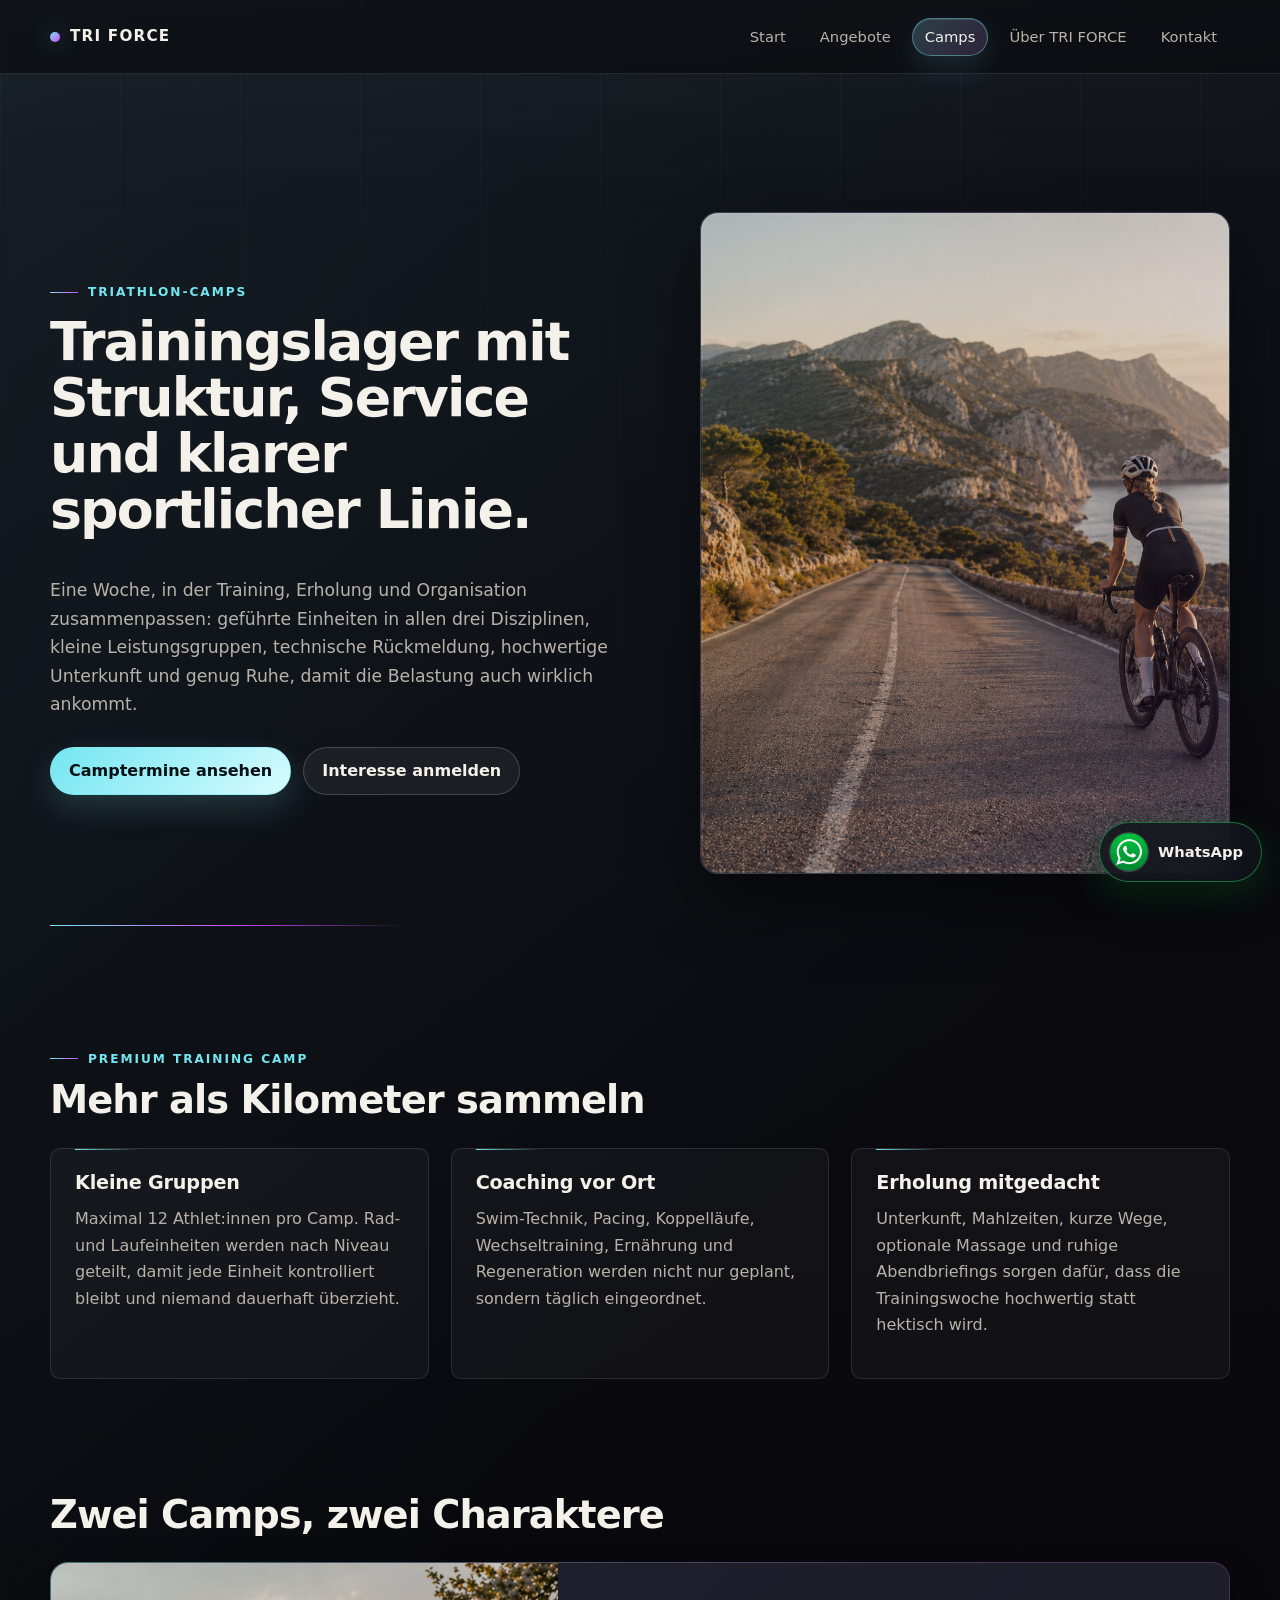
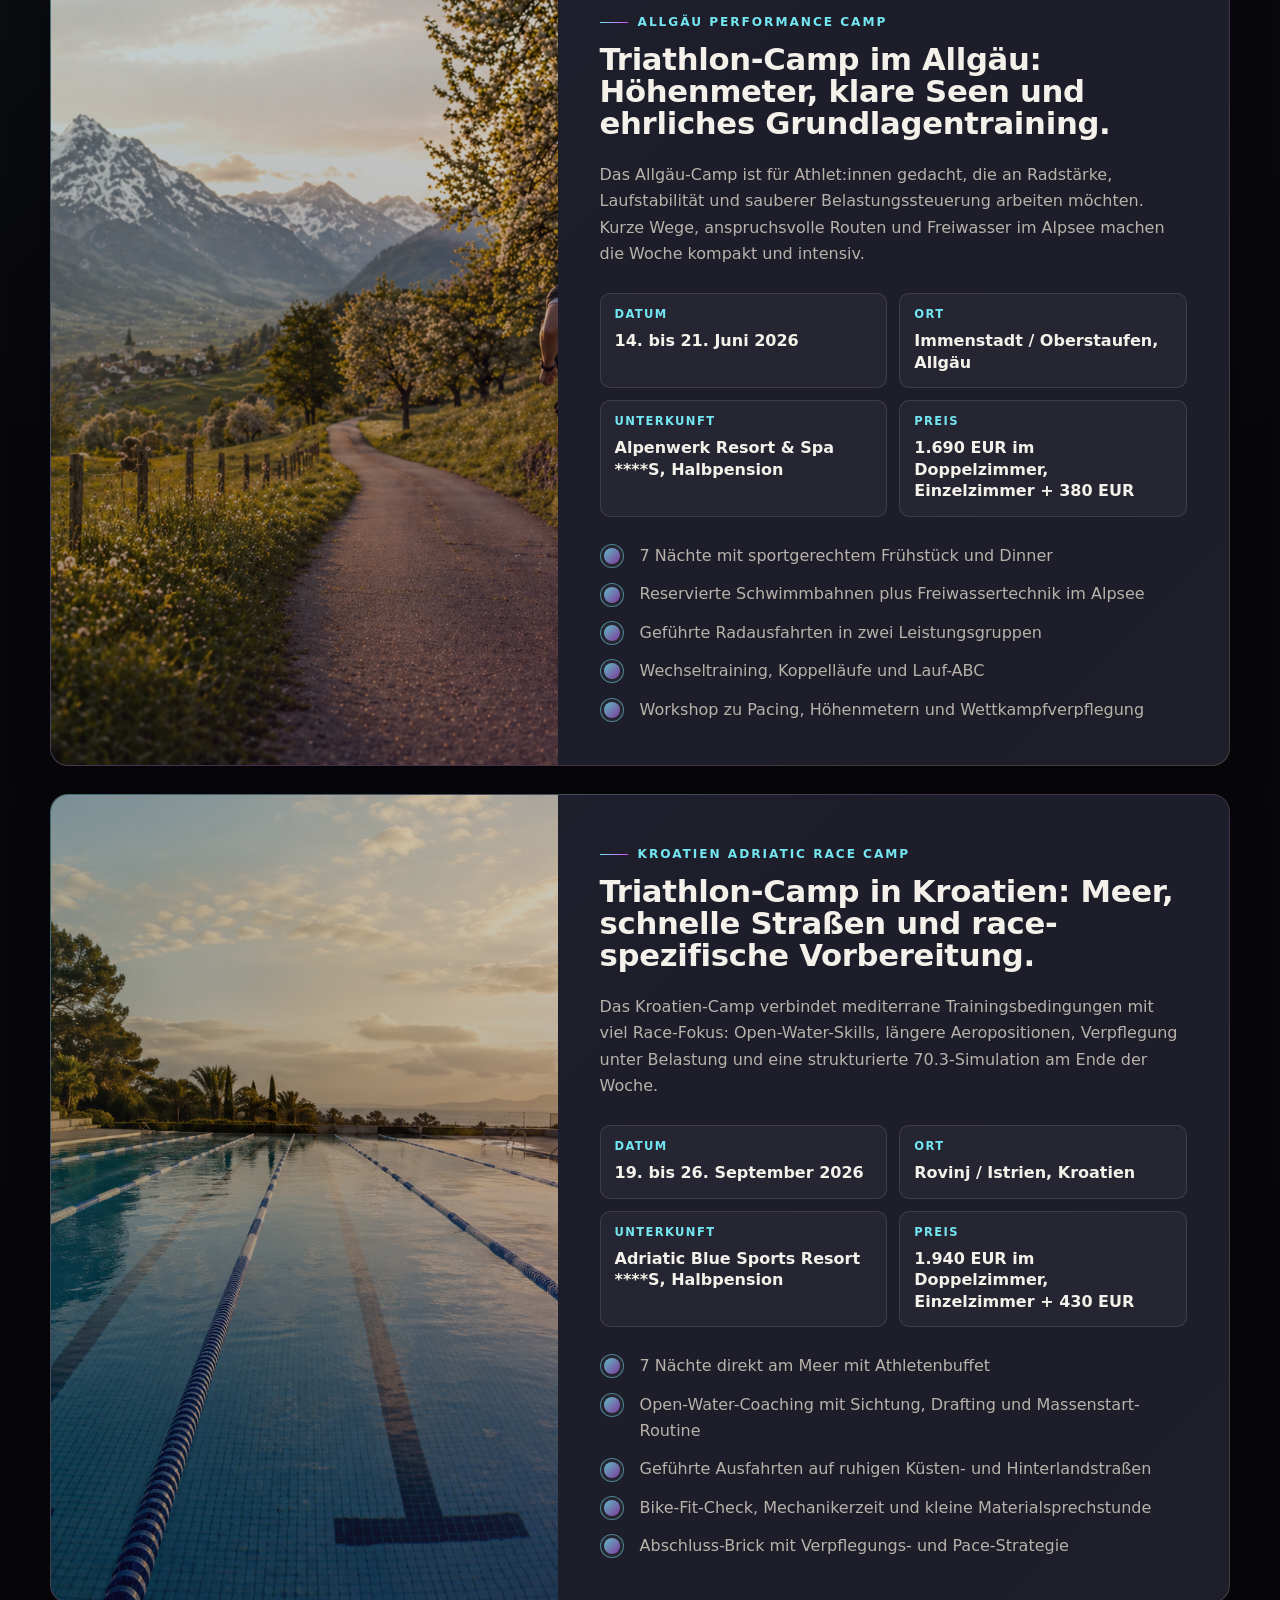
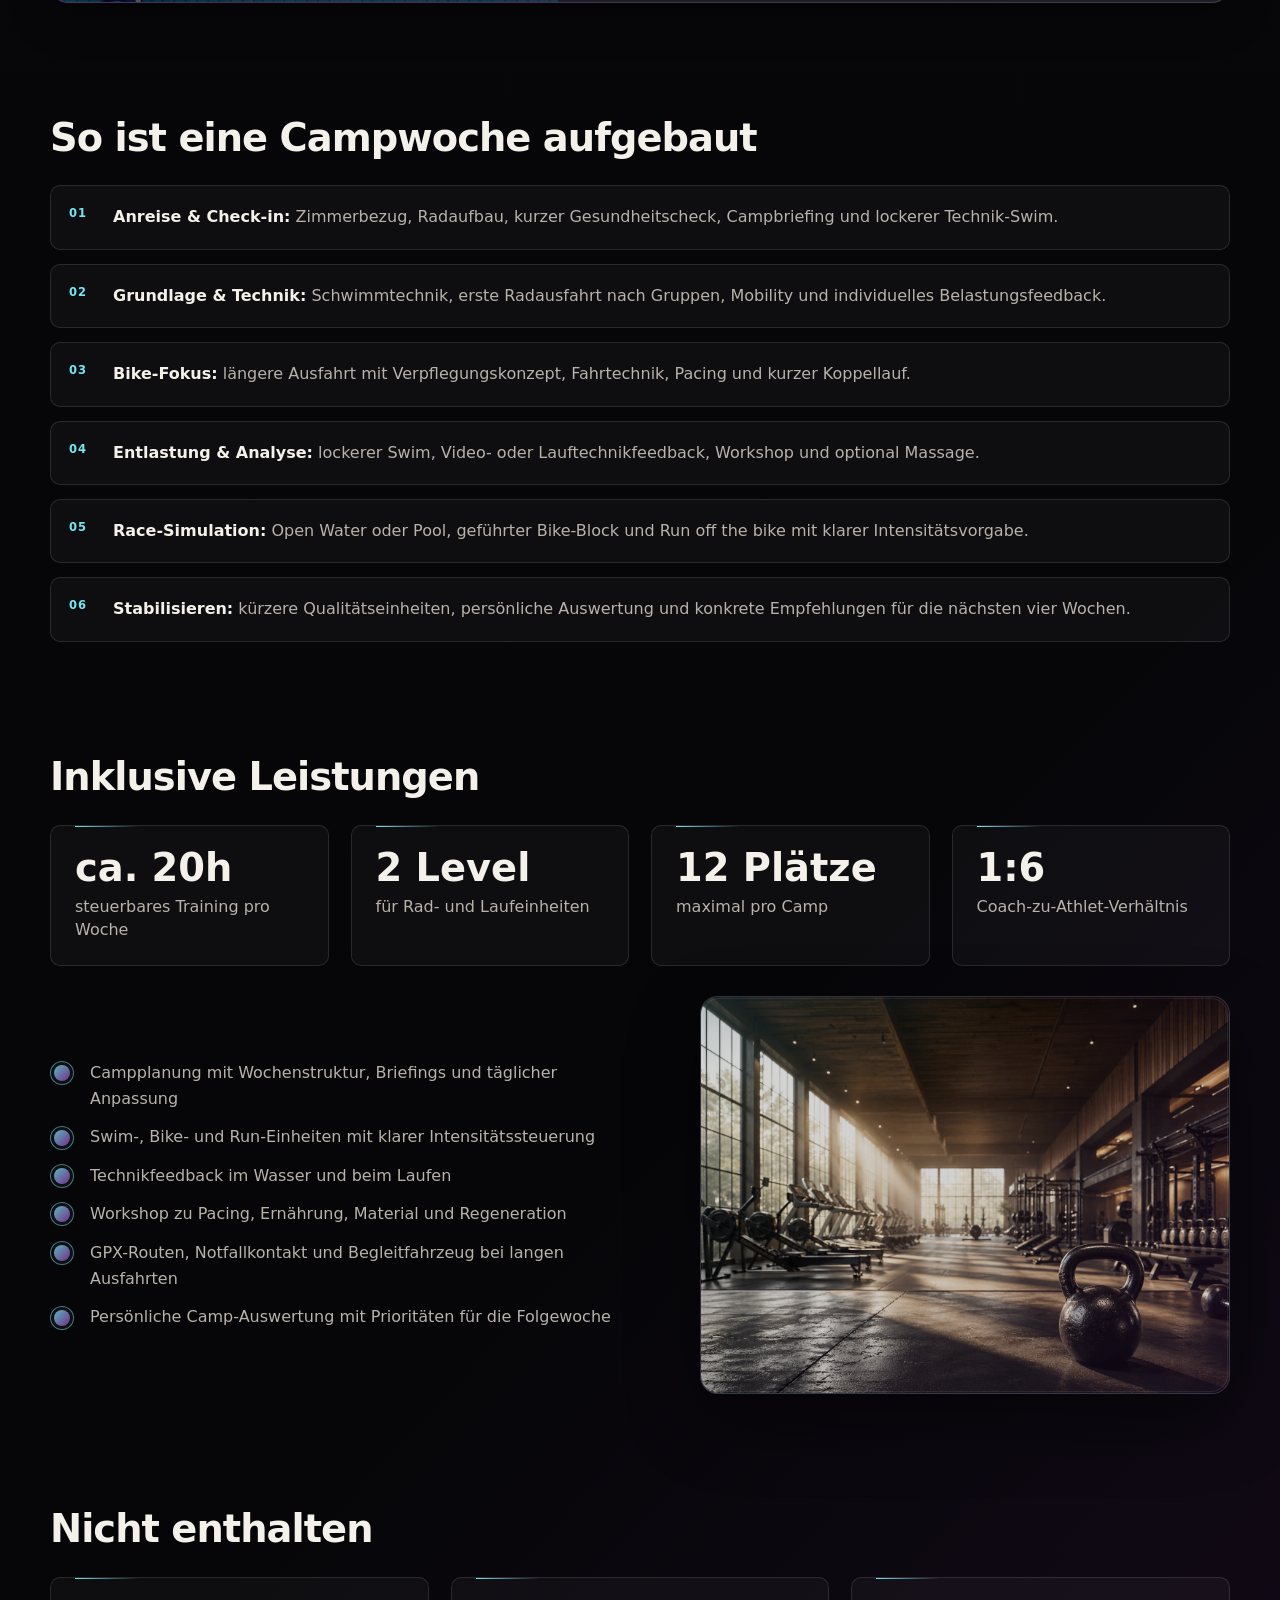
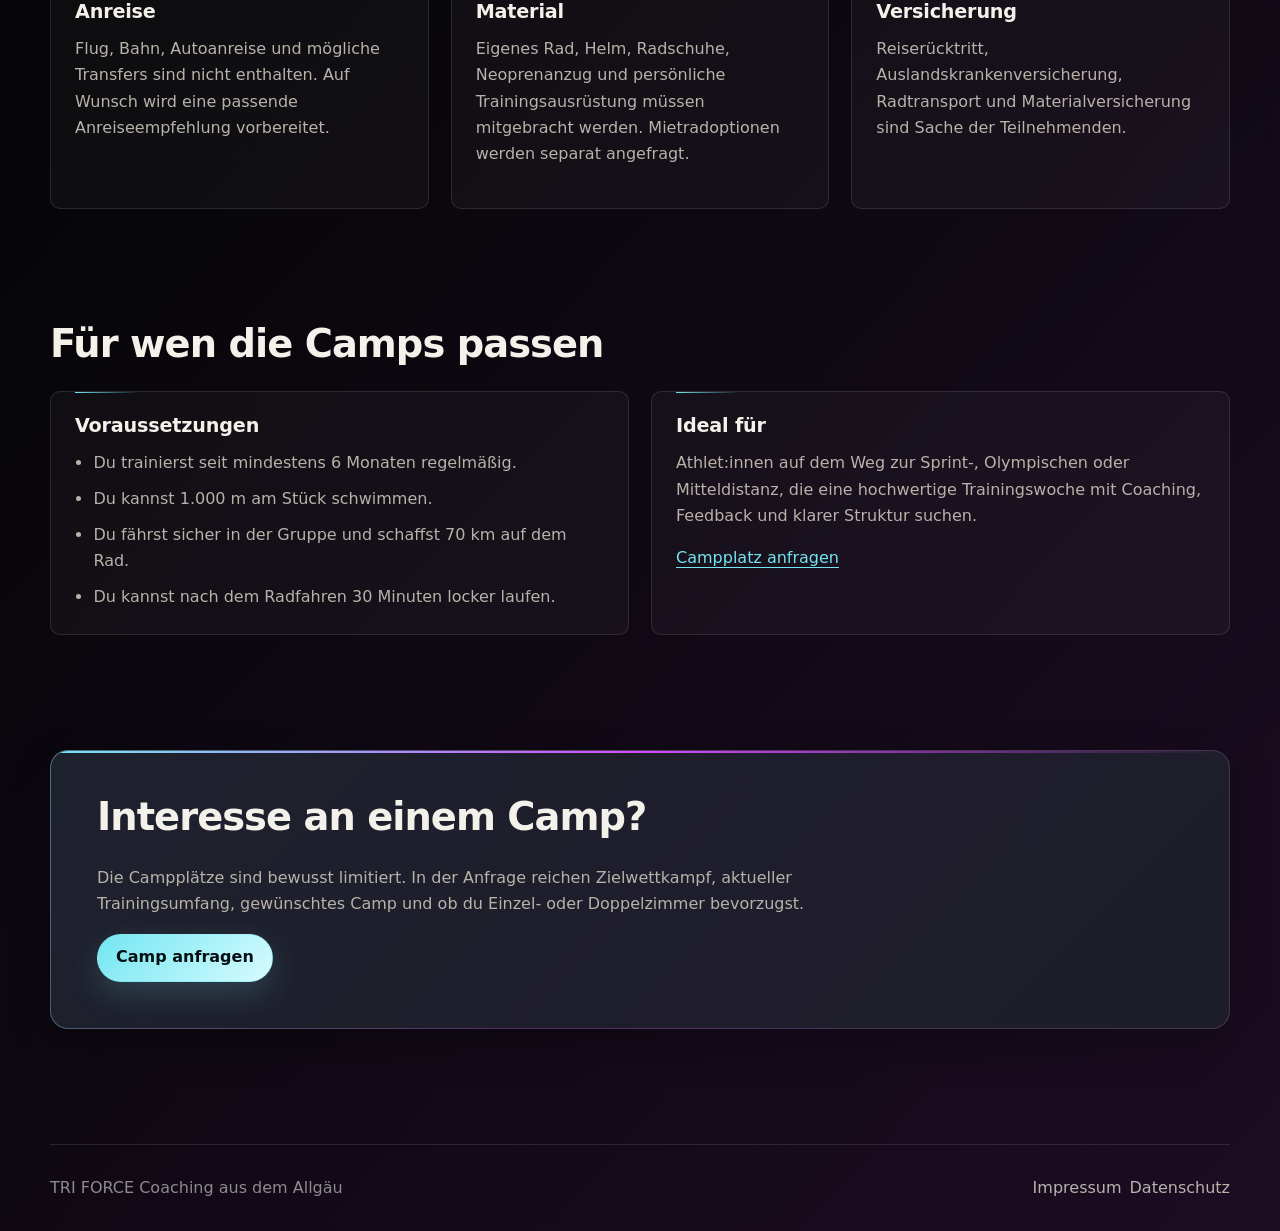
<file: triathlon-camps.html>
<!doctype html>
<html lang="de">
<head>
  <meta charset="utf-8">
  <meta name="viewport" content="width=device-width, initial-scale=1">
  <title>Triathlon-Camps | TRI FORCE</title>
  <meta name="description" content="Hochwertige TRI FORCE Triathlon-Camps im Allgäu und in Kroatien mit Swim-, Bike- und Run-Coaching, Unterkunft, Verpflegung und kleiner Gruppe.">
  <link rel="stylesheet" href="styles.css">
  <script src="navigation.js" defer></script>
</head>
<body>
  <header class="site-header">
    <a class="brand" href="index.html">TRI FORCE</a>
    <button class="nav-toggle" type="button" aria-controls="primary-navigation" aria-expanded="false" aria-label="Navigation öffnen">
      <span></span>
      <span></span>
      <span></span>
    </button>
    <nav class="primary-nav" id="primary-navigation" aria-label="Hauptnavigation">
      <ul>
        <li><a href="index.html">Start</a></li>
        <li><a href="angebote.html">Angebote</a></li>
        <li><a href="triathlon-camps.html" aria-current="page">Camps</a></li>
        <li><a href="ueber-uns.html">Über TRI FORCE</a></li>
        <li><a href="kontakt.html">Kontakt</a></li>
      </ul>
    </nav>
  </header>

  <main>
    <section class="hero">
      <div>
        <p class="eyebrow">Triathlon-Camps</p>
        <h1>Trainingslager mit Struktur, Service und klarer sportlicher Linie.</h1>
        <p>
          Eine Woche, in der Training, Erholung und Organisation zusammenpassen: geführte Einheiten
          in allen drei Disziplinen, kleine Leistungsgruppen, technische Rückmeldung, hochwertige
          Unterkunft und genug Ruhe, damit die Belastung auch wirklich ankommt.
        </p>
        <p class="actions">
          <a class="button" href="#camp-dates">Camptermine ansehen</a>
          <a class="button secondary" href="kontakt.html">Interesse anmelden</a>
        </p>
      </div>
      <figure>
        <img src="data/further%20images/hero_image_bike.png" alt="Triathlon-Camp mit hochwertiger Radeinheit in den Bergen">
      </figure>
    </section>

    <section aria-labelledby="camp-positioning-heading">
      <p class="eyebrow">Premium Training Camp</p>
      <h2 id="camp-positioning-heading">Mehr als Kilometer sammeln</h2>
      <div class="grid three">
        <article>
          <h3>Kleine Gruppen</h3>
          <p>
            Maximal 12 Athlet:innen pro Camp. Rad- und Laufeinheiten werden nach Niveau geteilt,
            damit jede Einheit kontrolliert bleibt und niemand dauerhaft überzieht.
          </p>
        </article>
        <article>
          <h3>Coaching vor Ort</h3>
          <p>
            Swim-Technik, Pacing, Koppelläufe, Wechseltraining, Ernährung und Regeneration werden
            nicht nur geplant, sondern täglich eingeordnet.
          </p>
        </article>
        <article>
          <h3>Erholung mitgedacht</h3>
          <p>
            Unterkunft, Mahlzeiten, kurze Wege, optionale Massage und ruhige Abendbriefings sorgen
            dafür, dass die Trainingswoche hochwertig statt hektisch wird.
          </p>
        </article>
      </div>
    </section>

    <section id="camp-dates" aria-labelledby="camp-dates-heading">
      <h2 id="camp-dates-heading">Zwei Camps, zwei Charaktere</h2>
      <div class="camp-list">
        <article class="camp-offer">
          <div class="camp-offer-media">
            <img src="data/further%20images/hero_image_run.png" alt="Laufeinheit im Allgäuer Triathlon-Camp">
          </div>
          <div class="camp-offer-content">
            <p class="eyebrow">Allgäu Performance Camp</p>
            <h3>Triathlon-Camp im Allgäu: Höhenmeter, klare Seen und ehrliches Grundlagentraining.</h3>
            <p>
              Das Allgäu-Camp ist für Athlet:innen gedacht, die an Radstärke, Laufstabilität und
              sauberer Belastungssteuerung arbeiten möchten. Kurze Wege, anspruchsvolle Routen und
              Freiwasser im Alpsee machen die Woche kompakt und intensiv.
            </p>
            <dl class="camp-meta">
              <div>
                <dt>Datum</dt>
                <dd>14. bis 21. Juni 2026</dd>
              </div>
              <div>
                <dt>Ort</dt>
                <dd>Immenstadt / Oberstaufen, Allgäu</dd>
              </div>
              <div>
                <dt>Unterkunft</dt>
                <dd>Alpenwerk Resort &amp; Spa ****S, Halbpension</dd>
              </div>
              <div>
                <dt>Preis</dt>
                <dd>1.690 EUR im Doppelzimmer, Einzelzimmer + 380 EUR</dd>
              </div>
            </dl>
            <ul class="checklist">
              <li>7 Nächte mit sportgerechtem Frühstück und Dinner</li>
              <li>Reservierte Schwimmbahnen plus Freiwassertechnik im Alpsee</li>
              <li>Geführte Radausfahrten in zwei Leistungsgruppen</li>
              <li>Wechseltraining, Koppelläufe und Lauf-ABC</li>
              <li>Workshop zu Pacing, Höhenmetern und Wettkampfverpflegung</li>
            </ul>
          </div>
        </article>

        <article class="camp-offer">
          <div class="camp-offer-media">
            <img src="data/further%20images/hero_image_swim.png" alt="Open-Water-Schwimmen im Kroatien Triathlon-Camp">
          </div>
          <div class="camp-offer-content">
            <p class="eyebrow">Kroatien Adriatic Race Camp</p>
            <h3>Triathlon-Camp in Kroatien: Meer, schnelle Straßen und race-spezifische Vorbereitung.</h3>
            <p>
              Das Kroatien-Camp verbindet mediterrane Trainingsbedingungen mit viel Race-Fokus:
              Open-Water-Skills, längere Aeropositionen, Verpflegung unter Belastung und eine
              strukturierte 70.3-Simulation am Ende der Woche.
            </p>
            <dl class="camp-meta">
              <div>
                <dt>Datum</dt>
                <dd>19. bis 26. September 2026</dd>
              </div>
              <div>
                <dt>Ort</dt>
                <dd>Rovinj / Istrien, Kroatien</dd>
              </div>
              <div>
                <dt>Unterkunft</dt>
                <dd>Adriatic Blue Sports Resort ****S, Halbpension</dd>
              </div>
              <div>
                <dt>Preis</dt>
                <dd>1.940 EUR im Doppelzimmer, Einzelzimmer + 430 EUR</dd>
              </div>
            </dl>
            <ul class="checklist">
              <li>7 Nächte direkt am Meer mit Athletenbuffet</li>
              <li>Open-Water-Coaching mit Sichtung, Drafting und Massenstart-Routine</li>
              <li>Geführte Ausfahrten auf ruhigen Küsten- und Hinterlandstraßen</li>
              <li>Bike-Fit-Check, Mechanikerzeit und kleine Materialsprechstunde</li>
              <li>Abschluss-Brick mit Verpflegungs- und Pace-Strategie</li>
            </ul>
          </div>
        </article>
      </div>
    </section>

    <section aria-labelledby="camp-week-heading">
      <h2 id="camp-week-heading">So ist eine Campwoche aufgebaut</h2>
      <ol>
        <li><strong>Anreise &amp; Check-in:</strong> Zimmerbezug, Radaufbau, kurzer Gesundheitscheck, Campbriefing und lockerer Technik-Swim.</li>
        <li><strong>Grundlage &amp; Technik:</strong> Schwimmtechnik, erste Radausfahrt nach Gruppen, Mobility und individuelles Belastungsfeedback.</li>
        <li><strong>Bike-Fokus:</strong> längere Ausfahrt mit Verpflegungskonzept, Fahrtechnik, Pacing und kurzer Koppellauf.</li>
        <li><strong>Entlastung &amp; Analyse:</strong> lockerer Swim, Video- oder Lauftechnikfeedback, Workshop und optional Massage.</li>
        <li><strong>Race-Simulation:</strong> Open Water oder Pool, geführter Bike-Block und Run off the bike mit klarer Intensitätsvorgabe.</li>
        <li><strong>Stabilisieren:</strong> kürzere Qualitätseinheiten, persönliche Auswertung und konkrete Empfehlungen für die nächsten vier Wochen.</li>
      </ol>
    </section>

    <section aria-labelledby="camp-included-heading">
      <h2 id="camp-included-heading">Inklusive Leistungen</h2>
      <div class="grid four">
        <article class="metric-card">
          <strong>ca. 20h</strong>
          <span>steuerbares Training pro Woche</span>
        </article>
        <article class="metric-card">
          <strong>2 Level</strong>
          <span>für Rad- und Laufeinheiten</span>
        </article>
        <article class="metric-card">
          <strong>12 Plätze</strong>
          <span>maximal pro Camp</span>
        </article>
        <article class="metric-card">
          <strong>1:6</strong>
          <span>Coach-zu-Athlet-Verhältnis</span>
        </article>
      </div>
      <div class="split camp-detail">
        <div>
          <ul class="checklist">
            <li>Campplanung mit Wochenstruktur, Briefings und täglicher Anpassung</li>
            <li>Swim-, Bike- und Run-Einheiten mit klarer Intensitätssteuerung</li>
            <li>Technikfeedback im Wasser und beim Laufen</li>
            <li>Workshop zu Pacing, Ernährung, Material und Regeneration</li>
            <li>GPX-Routen, Notfallkontakt und Begleitfahrzeug bei langen Ausfahrten</li>
            <li>Persönliche Camp-Auswertung mit Prioritäten für die Folgewoche</li>
          </ul>
        </div>
        <figure>
          <img src="data/further%20images/hero_image_other.png" alt="Hochwertige Camp-Atmosphäre mit Briefing und Erholung">
        </figure>
      </div>
    </section>

    <section aria-labelledby="camp-not-included-heading">
      <h2 id="camp-not-included-heading">Nicht enthalten</h2>
      <div class="grid three">
        <article>
          <h3>Anreise</h3>
          <p>
            Flug, Bahn, Autoanreise und mögliche Transfers sind nicht enthalten. Auf Wunsch wird eine
            passende Anreiseempfehlung vorbereitet.
          </p>
        </article>
        <article>
          <h3>Material</h3>
          <p>
            Eigenes Rad, Helm, Radschuhe, Neoprenanzug und persönliche Trainingsausrüstung müssen
            mitgebracht werden. Mietradoptionen werden separat angefragt.
          </p>
        </article>
        <article>
          <h3>Versicherung</h3>
          <p>
            Reiserücktritt, Auslandskrankenversicherung, Radtransport und Materialversicherung sind
            Sache der Teilnehmenden.
          </p>
        </article>
      </div>
    </section>

    <section aria-labelledby="camp-fit-heading">
      <h2 id="camp-fit-heading">Für wen die Camps passen</h2>
      <div class="grid two">
        <article>
          <h3>Voraussetzungen</h3>
          <ul>
            <li>Du trainierst seit mindestens 6 Monaten regelmäßig.</li>
            <li>Du kannst 1.000 m am Stück schwimmen.</li>
            <li>Du fährst sicher in der Gruppe und schaffst 70 km auf dem Rad.</li>
            <li>Du kannst nach dem Radfahren 30 Minuten locker laufen.</li>
          </ul>
        </article>
        <article>
          <h3>Ideal für</h3>
          <p>
            Athlet:innen auf dem Weg zur Sprint-, Olympischen oder Mitteldistanz, die eine hochwertige
            Trainingswoche mit Coaching, Feedback und klarer Struktur suchen.
          </p>
          <a href="kontakt.html">Campplatz anfragen</a>
        </article>
      </div>
    </section>

    <section class="callout">
      <h2>Interesse an einem Camp?</h2>
      <p>
        Die Campplätze sind bewusst limitiert. In der Anfrage reichen Zielwettkampf, aktueller
        Trainingsumfang, gewünschtes Camp und ob du Einzel- oder Doppelzimmer bevorzugst.
      </p>
      <a class="button" href="kontakt.html">Camp anfragen</a>
    </section>
  </main>

  <footer class="site-footer">
    <p>TRI FORCE Coaching aus dem Allgäu</p>
    <nav aria-label="Footer-Navigation">
      <a href="impressum.html">Impressum</a>
      <a href="datenschutz.html">Datenschutz</a>
    </nav>
  </footer>
  <a class="whatsapp-float" href="https://wa.me/4917677499089?text=Hallo%20Daniel%2C%20ich%20interessiere%20mich%20f%C3%BCr%20TRI%20FORCE%20und%20m%C3%B6chte%20gern%20mehr%20Informationen." target="_blank" rel="noopener" aria-label="Daniel per WhatsApp kontaktieren">
    <img src="data/icon_whatsapp_color.png" alt="">
    <span>WhatsApp</span>
  </a>
</body>
</html>
</file>
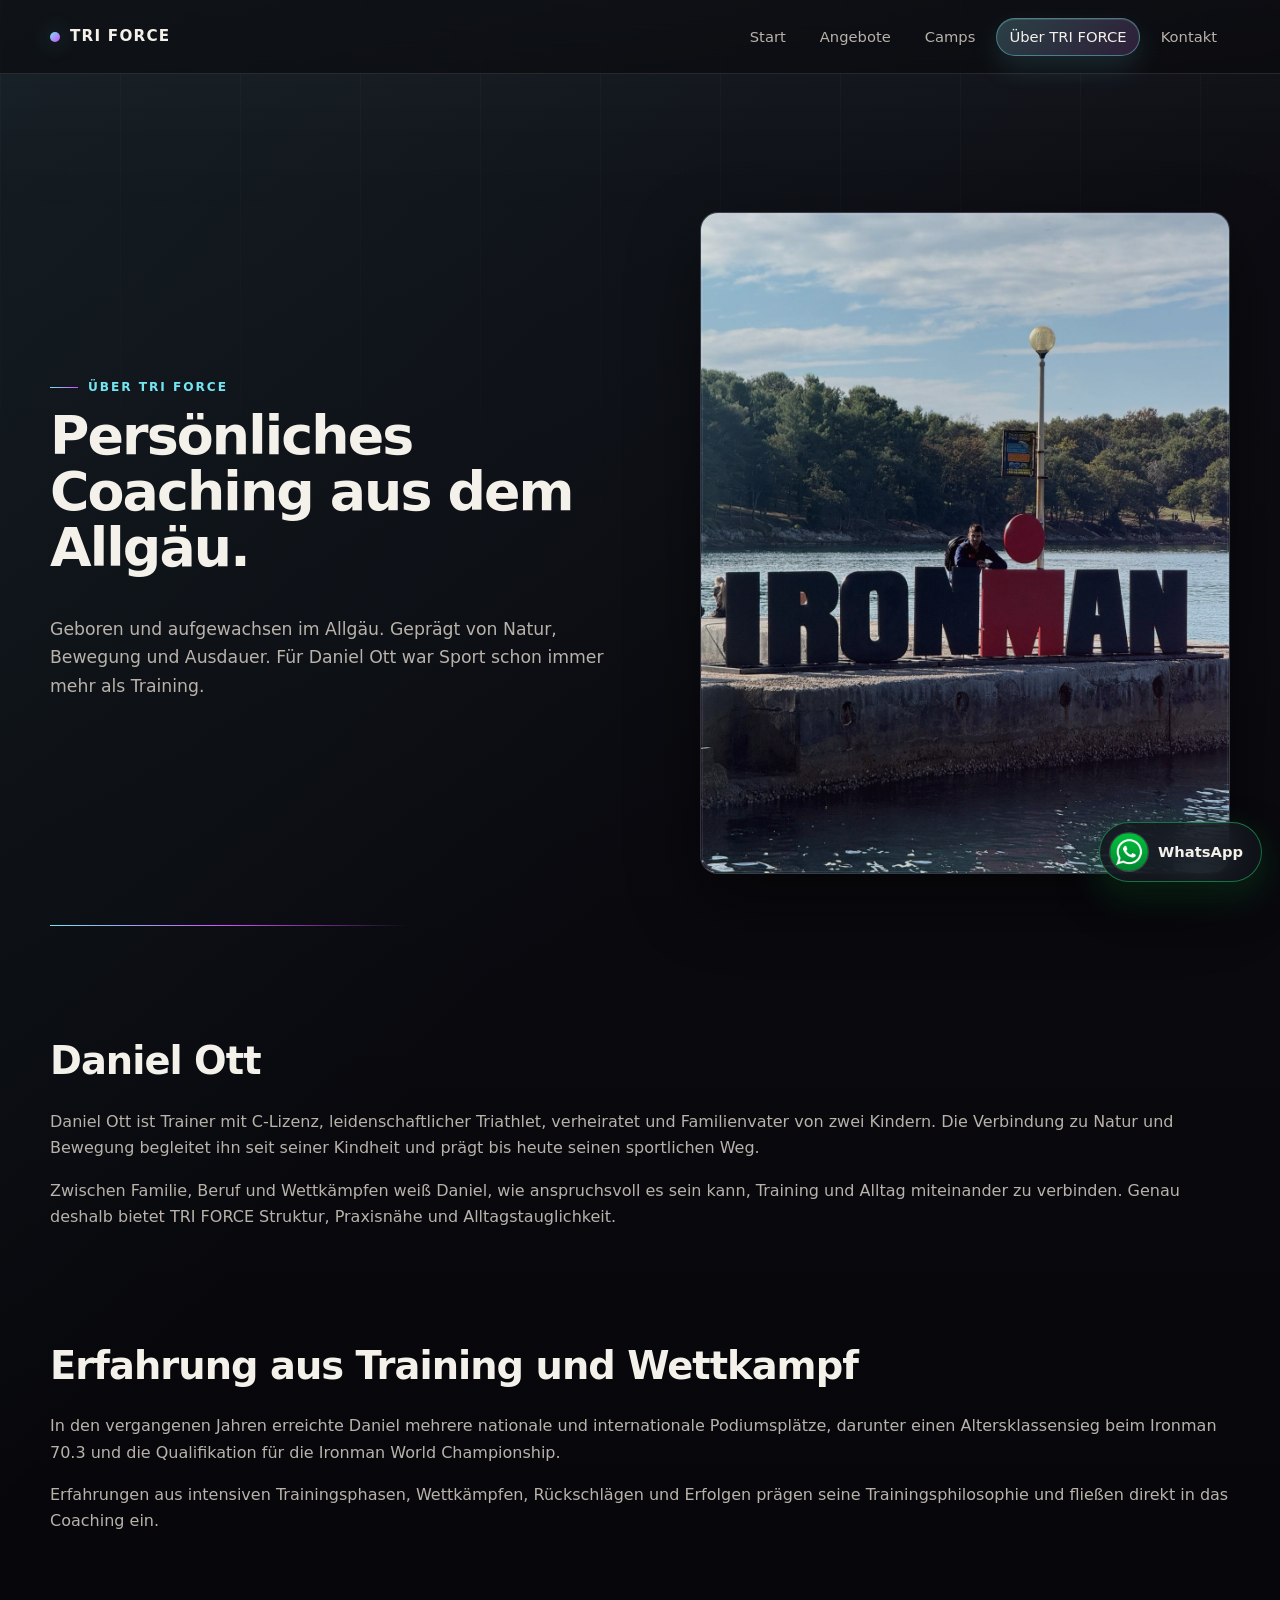
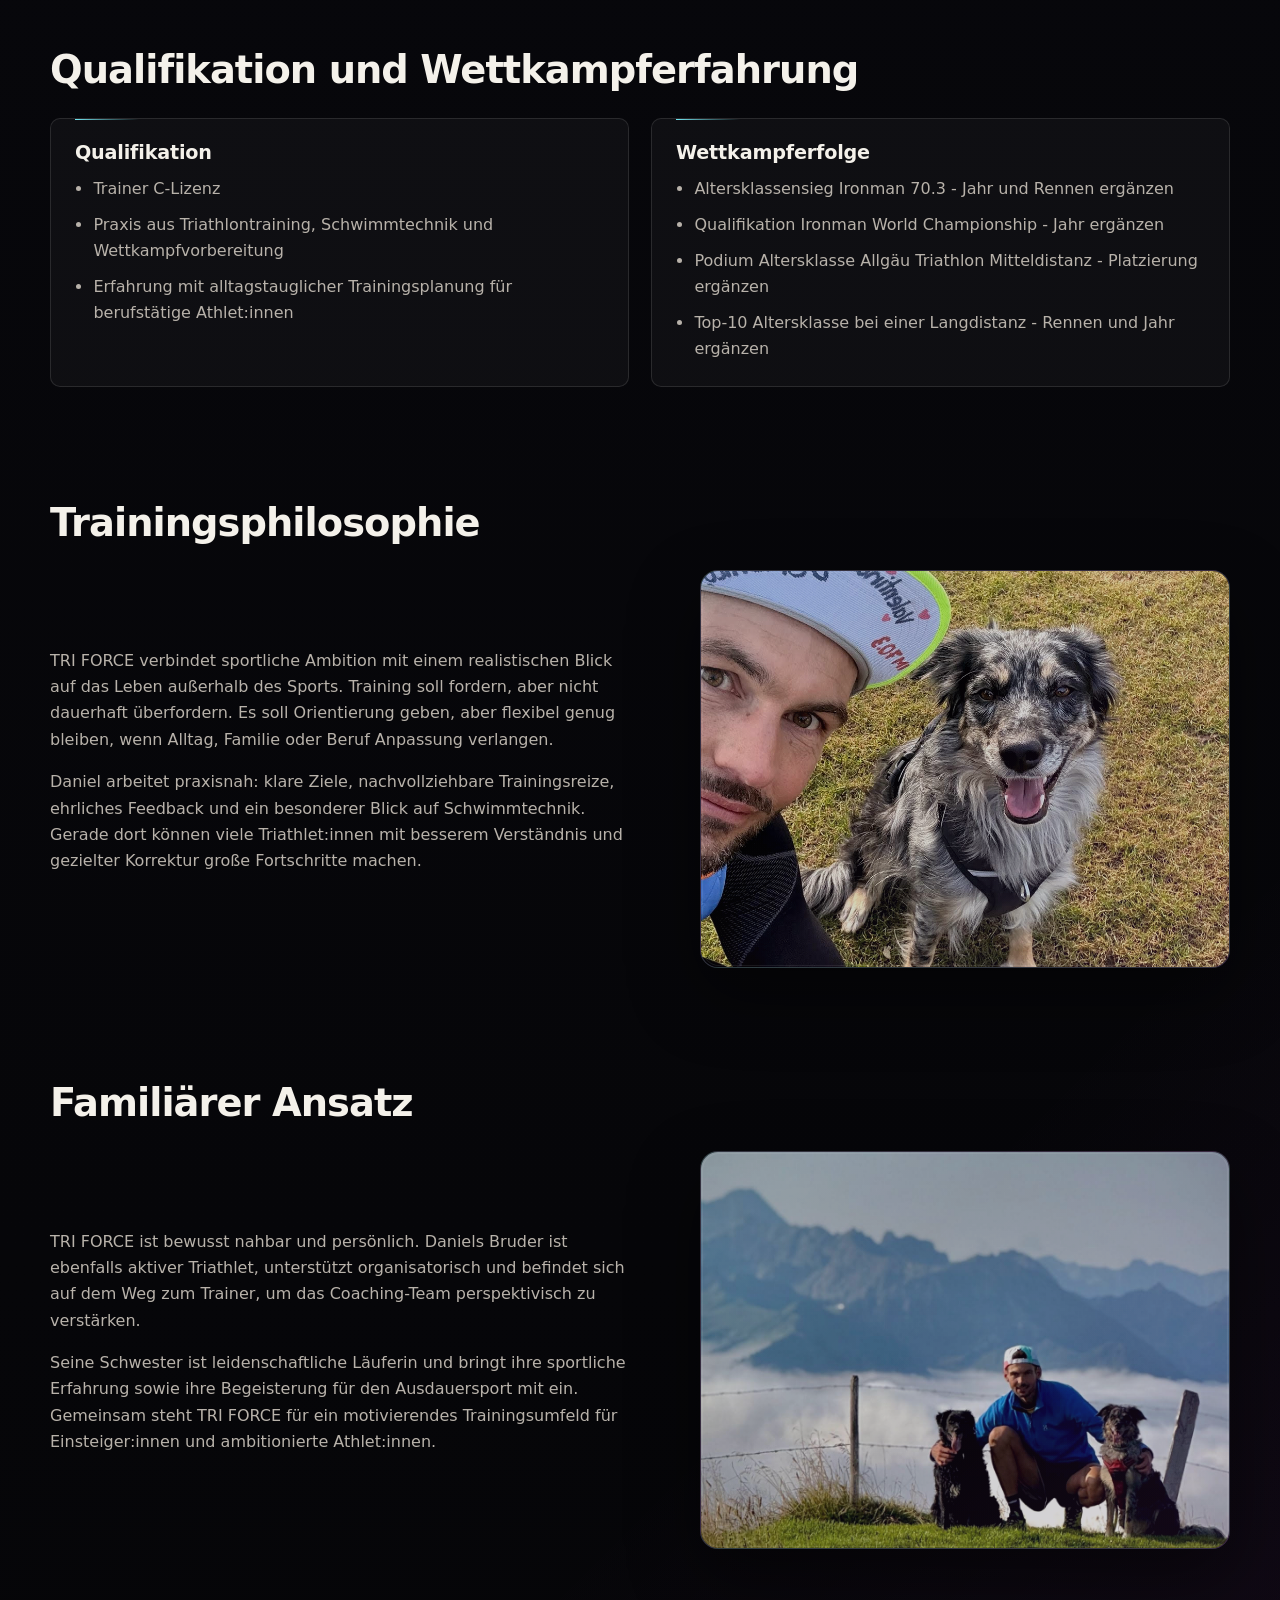
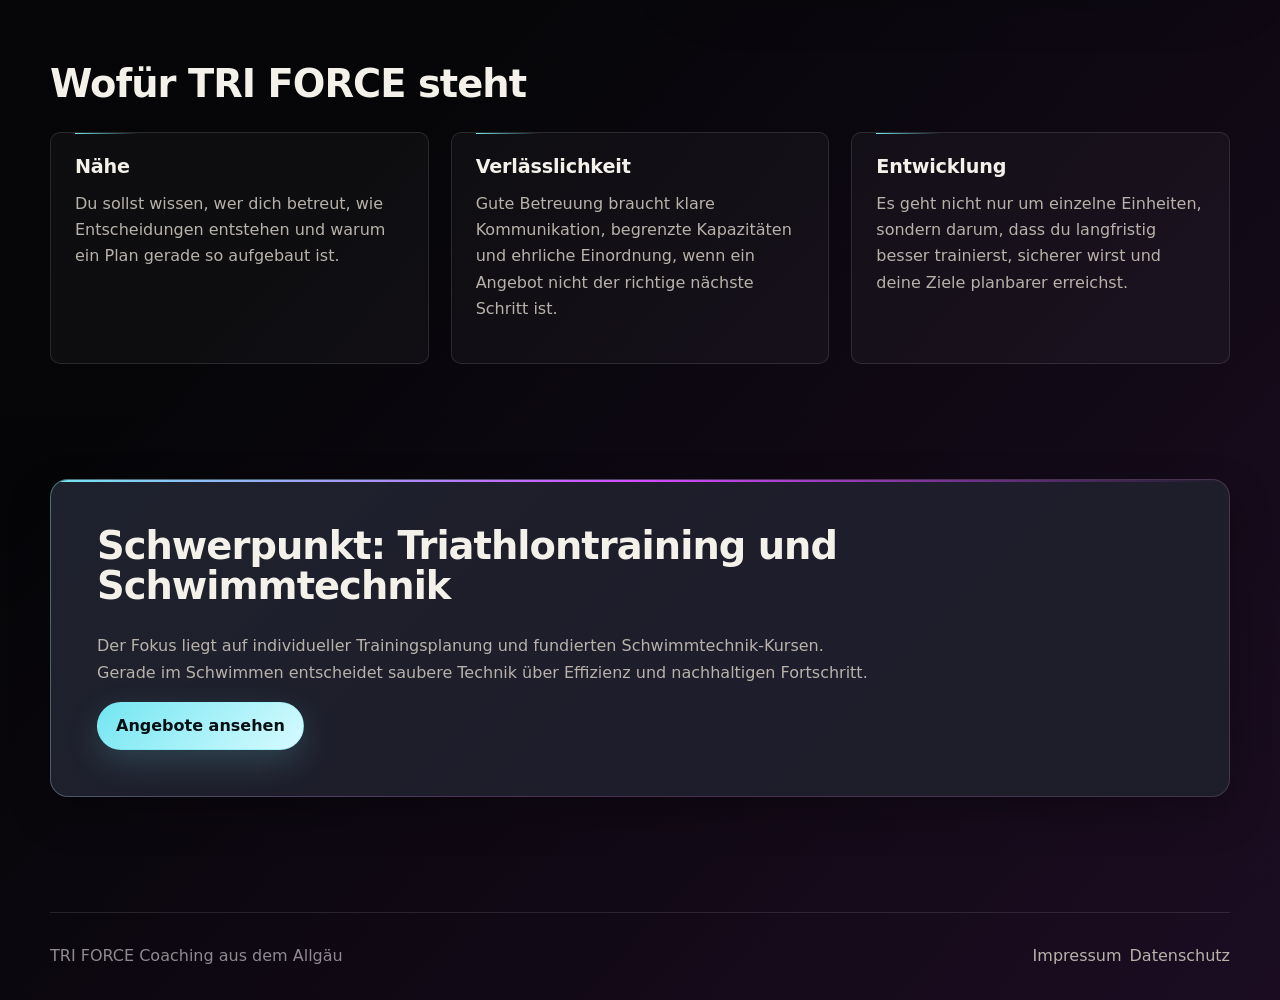
<file: ueber-uns.html>
<!doctype html>
<html lang="de">
<head>
  <meta charset="utf-8">
  <meta name="viewport" content="width=device-width, initial-scale=1">
  <title>Über TRI FORCE | Daniel Ott</title>
  <meta name="description" content="Lerne TRI FORCE und Daniel Ott kennen: Triathlon-Coaching aus dem Allgäu mit persönlichem, familiärem Ansatz.">
  <link rel="stylesheet" href="styles.css">
  <script src="navigation.js" defer></script>
</head>
<body>
  <header class="site-header">
    <a class="brand" href="index.html">TRI FORCE</a>
    <button class="nav-toggle" type="button" aria-controls="primary-navigation" aria-expanded="false" aria-label="Navigation öffnen">
      <span></span>
      <span></span>
      <span></span>
    </button>
    <nav class="primary-nav" id="primary-navigation" aria-label="Hauptnavigation">
      <ul>
        <li><a href="index.html">Start</a></li>
        <li><a href="angebote.html">Angebote</a></li>
        <li><a href="triathlon-camps.html">Camps</a></li>
        <li><a href="ueber-uns.html" aria-current="page">Über TRI FORCE</a></li>
        <li><a href="kontakt.html">Kontakt</a></li>
      </ul>
    </nav>
  </header>

  <main>
    <section class="hero">
      <div>
        <p class="eyebrow">Über TRI FORCE</p>
        <h1>Persönliches Coaching aus dem Allgäu.</h1>
        <p>
          Geboren und aufgewachsen im Allgäu. Geprägt von Natur, Bewegung und Ausdauer.
          Für Daniel Ott war Sport schon immer mehr als Training.
        </p>
      </div>
      <figure>
        <img src="data/further%20images/daniel%20(2).jpg" alt="Daniel Ott von TRI FORCE im Sportumfeld">
      </figure>
    </section>

    <section aria-labelledby="daniel-heading">
      <h2 id="daniel-heading">Daniel Ott</h2>
      <p>
        Daniel Ott ist Trainer mit C-Lizenz, leidenschaftlicher Triathlet, verheiratet und
        Familienvater von zwei Kindern. Die Verbindung zu Natur und Bewegung begleitet ihn seit
        seiner Kindheit und prägt bis heute seinen sportlichen Weg.
      </p>
      <p>
        Zwischen Familie, Beruf und Wettkämpfen weiß Daniel, wie anspruchsvoll es sein kann,
        Training und Alltag miteinander zu verbinden. Genau deshalb bietet TRI FORCE Struktur,
        Praxisnähe und Alltagstauglichkeit.
      </p>
    </section>

    <section aria-labelledby="experience-heading">
      <h2 id="experience-heading">Erfahrung aus Training und Wettkampf</h2>
      <p>
        In den vergangenen Jahren erreichte Daniel mehrere nationale und internationale Podiumsplätze,
        darunter einen Altersklassensieg beim Ironman 70.3 und die Qualifikation für die Ironman
        World Championship.
      </p>
      <p>
        Erfahrungen aus intensiven Trainingsphasen, Wettkämpfen, Rückschlägen und Erfolgen prägen
        seine Trainingsphilosophie und fließen direkt in das Coaching ein.
      </p>
    </section>

    <section aria-labelledby="qualification-heading">
      <h2 id="qualification-heading">Qualifikation und Wettkampferfahrung</h2>
      <div class="grid two">
        <article>
          <h3>Qualifikation</h3>
          <ul>
            <li>Trainer C-Lizenz</li>
            <li>Praxis aus Triathlontraining, Schwimmtechnik und Wettkampfvorbereitung</li>
            <li>Erfahrung mit alltagstauglicher Trainingsplanung für berufstätige Athlet:innen</li>
          </ul>
        </article>
        <article>
          <h3>Wettkampferfolge</h3>
          <ul>
            <li>Altersklassensieg Ironman 70.3 - Jahr und Rennen ergänzen</li>
            <li>Qualifikation Ironman World Championship - Jahr ergänzen</li>
            <li>Podium Altersklasse Allgäu Triathlon Mitteldistanz - Platzierung ergänzen</li>
            <li>Top-10 Altersklasse bei einer Langdistanz - Rennen und Jahr ergänzen</li>
          </ul>
        </article>
      </div>
    </section>

    <section aria-labelledby="philosophy-heading">
      <h2 id="philosophy-heading">Trainingsphilosophie</h2>
      <div class="split">
        <div>
          <p>
            TRI FORCE verbindet sportliche Ambition mit einem realistischen Blick auf das Leben
            außerhalb des Sports. Training soll fordern, aber nicht dauerhaft überfordern. Es soll
            Orientierung geben, aber flexibel genug bleiben, wenn Alltag, Familie oder Beruf Anpassung
            verlangen.
          </p>
          <p>
            Daniel arbeitet praxisnah: klare Ziele, nachvollziehbare Trainingsreize, ehrliches Feedback
            und ein besonderer Blick auf Schwimmtechnik. Gerade dort können viele Triathlet:innen mit
            besserem Verständnis und gezielter Korrektur große Fortschritte machen.
          </p>
        </div>
        <figure>
          <img src="data/%C3%9Cber%20uns/about%20(1).jpg" alt="Daniel Ott privat im Allgäu">
        </figure>
      </div>
    </section>

    <section aria-labelledby="team-heading">
      <h2 id="team-heading">Familiärer Ansatz</h2>
      <div class="split">
        <div>
          <p>
            TRI FORCE ist bewusst nahbar und persönlich. Daniels Bruder ist ebenfalls aktiver
            Triathlet, unterstützt organisatorisch und befindet sich auf dem Weg zum Trainer,
            um das Coaching-Team perspektivisch zu verstärken.
          </p>
          <p>
            Seine Schwester ist leidenschaftliche Läuferin und bringt ihre sportliche Erfahrung
            sowie ihre Begeisterung für den Ausdauersport mit ein. Gemeinsam steht TRI FORCE für
            ein motivierendes Trainingsumfeld für Einsteiger:innen und ambitionierte Athlet:innen.
          </p>
        </div>
        <figure>
          <img src="data/%C3%9Cber%20uns/about%20(2).jpg" alt="TRI FORCE Eindrücke aus Training und Wettkampf">
        </figure>
      </div>
    </section>

    <section aria-labelledby="values-heading">
      <h2 id="values-heading">Wofür TRI FORCE steht</h2>
      <div class="grid three">
        <article>
          <h3>Nähe</h3>
          <p>
            Du sollst wissen, wer dich betreut, wie Entscheidungen entstehen und warum ein Plan
            gerade so aufgebaut ist.
          </p>
        </article>
        <article>
          <h3>Verlässlichkeit</h3>
          <p>
            Gute Betreuung braucht klare Kommunikation, begrenzte Kapazitäten und ehrliche Einordnung,
            wenn ein Angebot nicht der richtige nächste Schritt ist.
          </p>
        </article>
        <article>
          <h3>Entwicklung</h3>
          <p>
            Es geht nicht nur um einzelne Einheiten, sondern darum, dass du langfristig besser
            trainierst, sicherer wirst und deine Ziele planbarer erreichst.
          </p>
        </article>
      </div>
    </section>

    <section class="callout">
      <h2>Schwerpunkt: Triathlontraining und Schwimmtechnik</h2>
      <p>
        Der Fokus liegt auf individueller Trainingsplanung und fundierten Schwimmtechnik-Kursen.
        Gerade im Schwimmen entscheidet saubere Technik über Effizienz und nachhaltigen Fortschritt.
      </p>
      <a class="button" href="angebote.html">Angebote ansehen</a>
    </section>
  </main>

  <footer class="site-footer">
    <p>TRI FORCE Coaching aus dem Allgäu</p>
    <nav aria-label="Footer-Navigation">
      <a href="impressum.html">Impressum</a>
      <a href="datenschutz.html">Datenschutz</a>
    </nav>
  </footer>
  <a class="whatsapp-float" href="https://wa.me/4917677499089?text=Hallo%20Daniel%2C%20ich%20interessiere%20mich%20f%C3%BCr%20TRI%20FORCE%20und%20m%C3%B6chte%20gern%20mehr%20Informationen." target="_blank" rel="noopener" aria-label="Daniel per WhatsApp kontaktieren">
    <img src="data/icon_whatsapp_color.png" alt="">
    <span>WhatsApp</span>
  </a>
</body>
</html>
</file>
<file: styles.css>
:root {
  color-scheme: dark;
  --bg: #07070b;
  --bg-2: #101016;
  --panel: rgba(24, 25, 35, 0.78);
  --panel-strong: rgba(29, 30, 42, 0.94);
  --line: rgba(255, 255, 255, 0.11);
  --line-strong: rgba(255, 255, 255, 0.18);
  --text: #f4f1ea;
  --muted: #b8b2aa;
  --soft: #8f8990;
  --cyan: #73e6f1;
  --magenta: #d44bff;
  --violet: #6f55ff;
  --warm: #f0d7b2;
  --shadow: 0 26px 70px rgba(0, 0, 0, 0.45);
  --shadow-soft: 0 16px 42px rgba(0, 0, 0, 0.28);
  --radius: 18px;
  --radius-sm: 10px;
  --container: min(1180px, calc(100% - 48px));
  --section: clamp(68px, 9vw, 124px);
  --ease: 180ms ease;
}

* {
  box-sizing: border-box;
}

html {
  scroll-behavior: smooth;
}

body {
  overflow-x: hidden;
  margin: 0;
  color: var(--text);
  background:
    linear-gradient(135deg, rgba(115, 230, 241, 0.08), transparent 28%),
    linear-gradient(315deg, rgba(212, 75, 255, 0.11), transparent 32%),
    linear-gradient(180deg, #0d0d13 0%, var(--bg) 36%, #050507 100%);
  font-family: Inter, ui-sans-serif, system-ui, -apple-system, BlinkMacSystemFont, "Segoe UI", sans-serif;
  line-height: 1.65;
  text-rendering: optimizeLegibility;
  -webkit-font-smoothing: antialiased;
}

body::before {
  content: "";
  position: fixed;
  inset: 0;
  z-index: -1;
  pointer-events: none;
  background:
    repeating-linear-gradient(90deg, rgba(255, 255, 255, 0.025) 0 1px, transparent 1px 120px),
    linear-gradient(180deg, rgba(255, 255, 255, 0.035), transparent 24%);
  mask-image: linear-gradient(to bottom, black 0%, transparent 78%);
}

a {
  color: var(--cyan);
  text-decoration-thickness: 1px;
  text-underline-offset: 0.22em;
  transition: color var(--ease), border-color var(--ease), background var(--ease), transform var(--ease);
}

a:hover {
  color: var(--text);
}

img {
  display: block;
  width: 100%;
  height: auto;
}

figure {
  margin: 0;
}

p {
  margin: 0 0 1rem;
  color: var(--muted);
}

strong {
  color: var(--text);
  font-weight: 720;
}

.site-header,
main,
.site-footer {
  width: var(--container);
  margin: 0 auto;
}

.site-header {
  position: sticky;
  top: 0;
  z-index: 10;
  isolation: isolate;
  display: flex;
  align-items: center;
  justify-content: space-between;
  gap: 24px;
  padding: 18px 0;
  background: transparent;
}

.site-header::before {
  content: "";
  position: absolute;
  top: 0;
  bottom: 0;
  left: 50%;
  z-index: 0;
  width: 100vw;
  transform: translateX(-50%);
  border-bottom: 1px solid var(--line);
  background: rgba(7, 7, 11, 0.58);
  backdrop-filter: blur(22px);
  -webkit-backdrop-filter: blur(22px);
}

.site-header > * {
  position: relative;
  z-index: 1;
}

.brand {
  display: inline-flex;
  align-items: center;
  gap: 10px;
  color: var(--text);
  font-size: 0.95rem;
  font-weight: 850;
  letter-spacing: 0.08em;
  text-decoration: none;
  text-transform: uppercase;
  white-space: nowrap;
}

.brand::before {
  content: "";
  width: 10px;
  height: 10px;
  border-radius: 999px;
  background: linear-gradient(135deg, var(--cyan), var(--magenta));
  box-shadow: 0 0 22px rgba(115, 230, 241, 0.38);
}

.primary-nav ul {
  display: flex;
  flex-wrap: wrap;
  justify-content: flex-end;
  align-items: center;
  gap: 8px;
  margin: 0;
  padding: 0;
  list-style: none;
}

.primary-nav li {
  display: flex;
  height: 38px;
  align-items: center;
  margin-top: 0;
}

.primary-nav a {
  display: inline-flex;
  height: 38px;
  align-items: center;
  justify-content: center;
  padding: 0 12px;
  border: 1px solid transparent;
  border-radius: 999px;
  color: var(--muted);
  font-size: 0.92rem;
  line-height: 1;
  text-decoration: none;
  white-space: nowrap;
}

.primary-nav a:hover,
.primary-nav a[aria-current="page"] {
  color: var(--text);
}

.primary-nav a:hover {
  border-color: var(--line);
  background: rgba(255, 255, 255, 0.055);
}

.primary-nav a[aria-current="page"] {
  border-color: rgba(115, 230, 241, 0.42);
  background:
    linear-gradient(135deg, rgba(115, 230, 241, 0.18), rgba(212, 75, 255, 0.12)),
    rgba(255, 255, 255, 0.055);
  box-shadow:
    0 12px 28px rgba(115, 230, 241, 0.13),
    inset 0 1px 0 rgba(255, 255, 255, 0.12);
}

.nav-toggle {
  display: none;
  width: 42px;
  height: 42px;
  flex: 0 0 auto;
  align-items: center;
  justify-content: center;
  flex-direction: column;
  gap: 5px;
  border: 1px solid var(--line-strong);
  border-radius: 999px;
  color: var(--text);
  background: rgba(255, 255, 255, 0.055);
  cursor: pointer;
}

.nav-toggle span {
  display: block;
  width: 18px;
  height: 2px;
  border-radius: 999px;
  background: currentColor;
  transition: transform var(--ease), opacity var(--ease);
}

.nav-toggle:hover {
  border-color: rgba(115, 230, 241, 0.42);
  background: rgba(255, 255, 255, 0.08);
}

.site-header.nav-open .nav-toggle span:nth-child(1) {
  transform: translateY(7px) rotate(45deg);
}

.site-header.nav-open .nav-toggle span:nth-child(2) {
  opacity: 0;
}

.site-header.nav-open .nav-toggle span:nth-child(3) {
  transform: translateY(-7px) rotate(-45deg);
}

main {
  padding: clamp(34px, 5vw, 66px) 0 var(--section);
}

section {
  margin: 0 0 var(--section);
}

section:last-child {
  margin-bottom: 0;
}

h1,
h2,
h3 {
  margin: 0 0 0.72em;
  color: var(--text);
  font-weight: 780;
  line-height: 1.04;
  letter-spacing: 0;
  hyphens: none;
  overflow-wrap: normal;
  word-break: normal;
}

h1 {
  max-width: 840px;
  font-size: clamp(2.6rem, 7vw, 6.2rem);
  letter-spacing: -0.035em;
}

.hero h1 {
  font-size: clamp(2.5rem, 4.2vw, 4rem);
}

.page-intro h1 {
  font-size: clamp(2.8rem, 6.6vw, 6rem);
}

h2 {
  max-width: 860px;
  font-size: clamp(1.75rem, 3vw, 3.35rem);
  letter-spacing: -0.025em;
}

h3 {
  font-size: clamp(1.05rem, 1.5vw, 1.35rem);
  letter-spacing: -0.01em;
}

ul,
ol {
  margin: 0;
  padding-left: 1.15rem;
  color: var(--muted);
}

li + li {
  margin-top: 0.58rem;
}

blockquote {
  margin: 0;
}

blockquote p {
  color: var(--text);
  font-size: clamp(1rem, 1.2vw, 1.12rem);
  line-height: 1.58;
}

.hero,
.split {
  display: grid;
  grid-template-columns: minmax(0, 1.05fr) minmax(320px, 0.95fr);
  gap: clamp(28px, 5vw, 68px);
  align-items: center;
}

.hero > *,
.split > *,
.grid > * {
  min-width: 0;
}

.hero {
  position: relative;
  min-height: min(720px, calc(100vh - 118px));
  padding: clamp(32px, 6vw, 74px) 0 clamp(22px, 5vw, 52px);
}

.hero::after {
  content: "";
  position: absolute;
  left: 0;
  bottom: 0;
  width: min(360px, 42vw);
  height: 1px;
  background: linear-gradient(90deg, var(--cyan), var(--magenta), transparent);
}

.hero p:not(.eyebrow):not(.actions) {
  max-width: 680px;
  font-size: clamp(1.04rem, 1.35vw, 1.28rem);
}

.hero figure,
.split figure {
  position: relative;
  overflow: hidden;
  border: 1px solid var(--line);
  border-radius: var(--radius);
  background: linear-gradient(135deg, rgba(115, 230, 241, 0.14), rgba(212, 75, 255, 0.12));
  box-shadow: var(--shadow);
}

.hero figure::before,
.split figure::before {
  content: "";
  position: absolute;
  inset: 0;
  z-index: 1;
  pointer-events: none;
  background:
    linear-gradient(180deg, rgba(7, 7, 11, 0.02), rgba(7, 7, 11, 0.42)),
    linear-gradient(135deg, rgba(115, 230, 241, 0.13), transparent 34%, rgba(212, 75, 255, 0.13));
  mix-blend-mode: screen;
}

.hero figure::after,
.split figure::after {
  content: "";
  position: absolute;
  inset: 1px;
  z-index: 2;
  pointer-events: none;
  border-radius: calc(var(--radius) - 1px);
  box-shadow: inset 0 0 0 1px rgba(255, 255, 255, 0.08);
}

.hero img {
  min-height: clamp(420px, 52vw, 660px);
  aspect-ratio: 4 / 5;
  object-fit: cover;
  filter: saturate(0.92) contrast(1.06) brightness(0.84);
}

.split img {
  min-height: 360px;
  aspect-ratio: 4 / 3;
  object-fit: cover;
  filter: saturate(0.9) contrast(1.05) brightness(0.82);
}

.page-intro {
  position: relative;
  max-width: 920px;
  padding: clamp(42px, 7vw, 92px) 0 clamp(16px, 4vw, 38px);
}

.page-intro::after {
  content: "";
  display: block;
  width: min(320px, 60vw);
  height: 1px;
  margin-top: 34px;
  background: linear-gradient(90deg, var(--cyan), var(--magenta), transparent);
}

.page-intro p:not(.eyebrow) {
  max-width: 760px;
  font-size: clamp(1.04rem, 1.35vw, 1.24rem);
}

.eyebrow {
  display: inline-flex;
  align-items: center;
  gap: 10px;
  margin: 0 0 14px;
  color: var(--cyan);
  font-size: 0.76rem;
  font-weight: 820;
  letter-spacing: 0.16em;
  line-height: 1.2;
  text-transform: uppercase;
}

.eyebrow::before {
  content: "";
  width: 28px;
  height: 1px;
  background: linear-gradient(90deg, var(--cyan), var(--magenta));
}

.grid {
  display: grid;
  gap: 22px;
}

.grid.two {
  grid-template-columns: repeat(2, minmax(0, 1fr));
}

.grid.three {
  grid-template-columns: repeat(3, minmax(0, 1fr));
}

.grid.four {
  grid-template-columns: repeat(4, minmax(0, 1fr));
}

.grid > article:not(.card) {
  position: relative;
  padding: 24px;
  border: 1px solid var(--line);
  border-radius: var(--radius-sm);
  background: rgba(255, 255, 255, 0.035);
}

.grid > article:not(.card)::before {
  content: "";
  position: absolute;
  top: 0;
  left: 24px;
  width: 64px;
  height: 1px;
  background: linear-gradient(90deg, var(--cyan), transparent);
}

.card,
.callout {
  position: relative;
  overflow: hidden;
  border: 1px solid var(--line);
  border-radius: var(--radius);
  background:
    linear-gradient(var(--panel-strong), var(--panel-strong)) padding-box,
    linear-gradient(135deg, rgba(115, 230, 241, 0.42), rgba(212, 75, 255, 0.22), rgba(255, 255, 255, 0.08)) border-box;
  box-shadow: var(--shadow-soft);
}

.card {
  display: flex;
  min-height: 100%;
  flex-direction: column;
  padding: 22px;
  transition: transform var(--ease), border-color var(--ease), background var(--ease), box-shadow var(--ease);
}

.card:hover {
  transform: translateY(-4px);
  border-color: rgba(115, 230, 241, 0.32);
  box-shadow: 0 24px 56px rgba(0, 0, 0, 0.38);
}

.card:has(a) {
  cursor: pointer;
}

.card:focus-within {
  border-color: rgba(115, 230, 241, 0.5);
  outline: 2px solid rgba(115, 230, 241, 0.26);
  outline-offset: 3px;
}

.card h3 {
  margin-top: 0;
}

.card p:last-child {
  margin-bottom: 0;
}

.card a {
  display: inline-flex;
  width: fit-content;
  margin-top: auto;
  padding-top: 0.45rem;
  color: var(--warm);
  font-weight: 720;
  text-decoration: none;
  position: static;
  z-index: 2;
}

.card a::after {
  content: "->";
  margin-left: 0.45rem;
  transition: transform var(--ease);
}

.card a::before {
  content: "";
  position: absolute;
  inset: 0;
  z-index: 1;
}

.card a:hover::after {
  transform: translateX(4px);
}

.camp-list {
  display: grid;
  gap: 28px;
}

.camp-offer {
  display: grid;
  grid-template-columns: minmax(300px, 0.86fr) minmax(0, 1.14fr);
  overflow: hidden;
  border: 1px solid var(--line);
  border-radius: var(--radius);
  background:
    linear-gradient(var(--panel-strong), var(--panel-strong)) padding-box,
    linear-gradient(135deg, rgba(115, 230, 241, 0.38), rgba(212, 75, 255, 0.2), rgba(240, 215, 178, 0.16)) border-box;
  box-shadow: var(--shadow-soft);
}

.camp-offer-media {
  position: relative;
  min-height: 100%;
  background: rgba(255, 255, 255, 0.04);
}

.camp-offer-media::after {
  content: "";
  position: absolute;
  inset: 0;
  pointer-events: none;
  background:
    linear-gradient(180deg, rgba(7, 7, 11, 0.04), rgba(7, 7, 11, 0.36)),
    linear-gradient(135deg, rgba(115, 230, 241, 0.12), transparent 44%, rgba(212, 75, 255, 0.12));
}

.camp-offer-media img {
  height: 100%;
  min-height: 560px;
  object-fit: cover;
  filter: saturate(0.9) contrast(1.06) brightness(0.86);
}

.camp-offer-content {
  padding: clamp(24px, 4vw, 42px);
}

.camp-offer h3 {
  max-width: 760px;
  font-size: clamp(1.45rem, 2.4vw, 2.55rem);
}

.camp-meta {
  display: grid;
  grid-template-columns: repeat(2, minmax(0, 1fr));
  gap: 12px;
  margin: 26px 0;
}

.camp-meta div {
  padding: 14px;
  border: 1px solid var(--line);
  border-radius: var(--radius-sm);
  background: rgba(255, 255, 255, 0.04);
}

.camp-meta dt {
  color: var(--cyan);
  font-size: 0.72rem;
  font-weight: 820;
  letter-spacing: 0.12em;
  line-height: 1.2;
  text-transform: uppercase;
}

.camp-meta dd {
  margin: 8px 0 0;
  color: var(--text);
  font-weight: 720;
  line-height: 1.35;
}

.metric-card {
  display: grid;
  align-content: start;
  gap: 10px;
}

.metric-card strong {
  color: var(--text);
  font-size: clamp(1.8rem, 3vw, 3rem);
  line-height: 0.96;
}

.metric-card span {
  color: var(--muted);
  line-height: 1.4;
}

.camp-detail {
  margin-top: 30px;
}

.card img {
  width: calc(100% + 44px);
  max-width: none;
  margin: -22px -22px 20px;
  aspect-ratio: 4 / 3;
  object-fit: cover;
  border-bottom: 1px solid var(--line);
  filter: saturate(0.86) contrast(1.08) brightness(0.82);
}

.callout {
  padding: clamp(28px, 4vw, 46px);
}

.callout::before {
  content: "";
  position: absolute;
  top: 0;
  left: 0;
  right: 0;
  height: 2px;
  background: linear-gradient(90deg, var(--cyan), var(--magenta), transparent);
}

.callout h2 {
  max-width: 760px;
}

.callout p {
  max-width: 780px;
}

.contact-card .eyebrow {
  margin-bottom: 12px;
}

.whatsapp-link {
  display: inline-flex;
  align-items: center;
  gap: 14px;
  max-width: 100%;
  margin: 12px 0 20px;
  padding: 12px 18px 12px 12px;
  border: 1px solid var(--line-strong);
  border-radius: 999px;
  color: var(--text);
  background: rgba(255, 255, 255, 0.055);
  box-shadow: 0 16px 38px rgba(0, 0, 0, 0.22);
  font-weight: 800;
  line-height: 1.15;
  text-decoration: none;
}

.whatsapp-link:hover {
  color: var(--text);
  border-color: rgba(37, 211, 102, 0.46);
  background: rgba(255, 255, 255, 0.08);
  transform: translateY(-2px);
  box-shadow:
    0 22px 44px rgba(0, 0, 0, 0.3),
    0 12px 34px rgba(37, 211, 102, 0.14);
}

.whatsapp-icon {
  display: inline-grid;
  width: 42px;
  height: 42px;
  flex: 0 0 auto;
  place-items: center;
  border-radius: 999px;
  background: rgba(255, 255, 255, 0.08);
}

.whatsapp-icon img {
  width: 32px;
  height: 32px;
  object-fit: contain;
}

.whatsapp-link span:last-child {
  display: grid;
  gap: 3px;
}

.whatsapp-link strong {
  color: inherit;
}

.whatsapp-link small {
  color: var(--muted);
  font-size: 0.82rem;
  font-weight: 760;
}

.whatsapp-float {
  position: fixed;
  right: max(18px, env(safe-area-inset-right));
  bottom: max(18px, env(safe-area-inset-bottom));
  z-index: 40;
  display: inline-flex;
  align-items: center;
  gap: 10px;
  min-height: 58px;
  padding: 10px 18px 10px 10px;
  border: 1px solid rgba(37, 211, 102, 0.48);
  border-radius: 999px;
  color: var(--text);
  background: rgba(17, 20, 26, 0.82);
  backdrop-filter: blur(18px);
  -webkit-backdrop-filter: blur(18px);
  box-shadow:
    0 18px 44px rgba(0, 0, 0, 0.42),
    0 12px 34px rgba(37, 211, 102, 0.22);
  font-size: 0.92rem;
  font-weight: 860;
  line-height: 1;
  text-decoration: none;
  transition: transform var(--ease), box-shadow var(--ease);
}

.whatsapp-float:hover {
  color: var(--text);
  transform: translateY(-3px);
  box-shadow:
    0 22px 54px rgba(0, 0, 0, 0.5),
    0 16px 42px rgba(37, 211, 102, 0.28);
}

.whatsapp-float img {
  width: 38px;
  height: 38px;
  border-radius: 999px;
  object-fit: contain;
  box-shadow: 0 0 0 1px rgba(255, 255, 255, 0.18);
}

.actions {
  display: flex;
  flex-wrap: wrap;
  gap: 12px;
  margin-top: 28px;
}

.button {
  display: inline-flex;
  min-height: 48px;
  align-items: center;
  justify-content: center;
  max-width: 100%;
  padding: 13px 18px;
  border: 1px solid rgba(115, 230, 241, 0.36);
  border-radius: 999px;
  color: #061014;
  background: linear-gradient(135deg, var(--cyan), #d7fbff);
  box-shadow: 0 12px 32px rgba(115, 230, 241, 0.18);
  font-weight: 790;
  line-height: 1.15;
  text-align: center;
  text-decoration: none;
}

.button:hover {
  color: #061014;
  transform: translateY(-2px);
  box-shadow: 0 18px 38px rgba(115, 230, 241, 0.24);
}

.button.secondary {
  color: var(--text);
  border-color: var(--line-strong);
  background: rgba(255, 255, 255, 0.055);
  box-shadow: none;
}

.button.secondary:hover {
  color: var(--text);
  border-color: rgba(255, 255, 255, 0.32);
  background: rgba(255, 255, 255, 0.09);
}

.checklist {
  display: grid;
  gap: 12px;
  padding: 0;
  list-style: none;
}

.checklist li {
  display: grid;
  grid-template-columns: 24px minmax(0, 1fr);
  column-gap: 16px;
  align-items: start;
  margin: 0;
}

.checklist li::before {
  content: "";
  display: block;
  width: 16px;
  height: 16px;
  margin-top: calc((1lh - 24px) / 2);
  border: 1px solid rgba(115, 230, 241, 0.5);
  border-radius: 999px;
  background:
    linear-gradient(135deg, rgba(115, 230, 241, 0.78), rgba(212, 75, 255, 0.5)) content-box,
    rgba(255, 255, 255, 0.04);
  padding: 3px;
}

ol {
  display: grid;
  gap: 14px;
  padding: 0;
  counter-reset: step;
  list-style: none;
}

ol li {
  position: relative;
  margin: 0;
  padding: 18px 18px 18px 62px;
  border: 1px solid var(--line);
  border-radius: var(--radius-sm);
  background: rgba(255, 255, 255, 0.035);
}

ol li::before {
  counter-increment: step;
  content: counter(step, decimal-leading-zero);
  position: absolute;
  top: 18px;
  left: 18px;
  color: var(--cyan);
  font-size: 0.72rem;
  font-weight: 850;
  letter-spacing: 0.08em;
}

.site-footer {
  display: flex;
  justify-content: space-between;
  gap: 24px;
  padding: 30px 0;
  border-top: 1px solid var(--line);
  color: var(--soft);
}

.site-footer p {
  margin: 0;
  color: var(--soft);
}

.site-footer nav {
  display: flex;
  flex-wrap: wrap;
  gap: 8px;
}

.site-footer nav a {
  min-height: auto;
  padding: 0;
  border: 0;
  background: none;
  color: var(--muted);
  text-decoration: none;
}

@media (max-width: 980px) {
  :root {
    --container: min(100% - 36px, 760px);
  }

  .hero,
  .split {
    grid-template-columns: 1fr;
  }

  .hero {
    min-height: auto;
    padding-top: 30px;
  }

  .hero figure {
    max-width: 620px;
  }

  .hero img {
    min-height: auto;
    max-height: 680px;
  }

  .grid.two,
  .grid.three,
  .grid.four {
    grid-template-columns: 1fr;
  }

  .camp-offer {
    grid-template-columns: 1fr;
  }

  .camp-offer-media img {
    min-height: auto;
    aspect-ratio: 16 / 10;
  }
}

@media (max-width: 760px) {
  .site-header {
    gap: 14px;
    padding: 14px 0;
  }

  .nav-toggle {
    display: inline-flex;
  }

  .primary-nav {
    position: absolute;
    top: calc(100% + 10px);
    right: 0;
    left: 0;
    display: none;
    padding: 10px;
    border: 1px solid var(--line-strong);
    border-radius: var(--radius-sm);
    background: rgba(15, 16, 23, 0.94);
    box-shadow: var(--shadow-soft);
    backdrop-filter: blur(22px);
    -webkit-backdrop-filter: blur(22px);
  }

  .site-header.nav-open .primary-nav {
    display: block;
  }

  .primary-nav ul {
    flex-direction: column;
    align-items: stretch;
    gap: 6px;
  }

  .primary-nav li {
    height: auto;
  }

  .primary-nav a {
    width: 100%;
    height: 42px;
    justify-content: flex-start;
    padding: 0 14px;
  }
}

@media (max-width: 560px) {
  :root {
    --container: calc(100vw - 28px);
    --section: 62px;
    --radius: 14px;
  }

  body {
    line-height: 1.6;
  }

  .site-header,
  main,
  .site-footer {
    width: var(--container);
    max-width: var(--container);
  }

  .brand {
    font-size: 0.88rem;
  }

  .primary-nav a {
    font-size: 0.88rem;
  }

  main {
    padding-top: 24px;
  }

  h1 {
    font-size: clamp(1.95rem, 9vw, 2.35rem);
    line-height: 1.08;
  }

  h2 {
    font-size: clamp(1.55rem, 8vw, 2.35rem);
  }

  .hero {
    gap: 26px;
  }

  .hero p:not(.eyebrow):not(.actions),
  .page-intro p:not(.eyebrow) {
    font-size: 1rem;
  }

  .hero img,
  .split img {
    min-height: auto;
    max-height: 520px;
  }

  .split img {
    aspect-ratio: 5 / 4;
  }

  .card,
  .camp-offer-content,
  .grid > article:not(.card) {
    padding: 18px;
  }

  .camp-meta {
    grid-template-columns: 1fr;
    margin: 22px 0;
  }

  .card img {
    width: calc(100% + 36px);
    margin: -18px -18px 18px;
  }

  .callout {
    padding: 24px 18px;
  }

  .actions,
  .button {
    width: 100%;
  }

  ol li {
    padding: 16px 16px 16px 52px;
  }

  ol li::before {
    left: 16px;
  }

  .site-footer {
    flex-direction: column;
  }

  .whatsapp-float {
    right: max(14px, env(safe-area-inset-right));
    bottom: max(14px, env(safe-area-inset-bottom));
    min-height: 54px;
    padding: 8px;
  }

  .whatsapp-float span {
    display: none;
  }

  .whatsapp-float img {
    width: 38px;
    height: 38px;
  }
}
</file>
